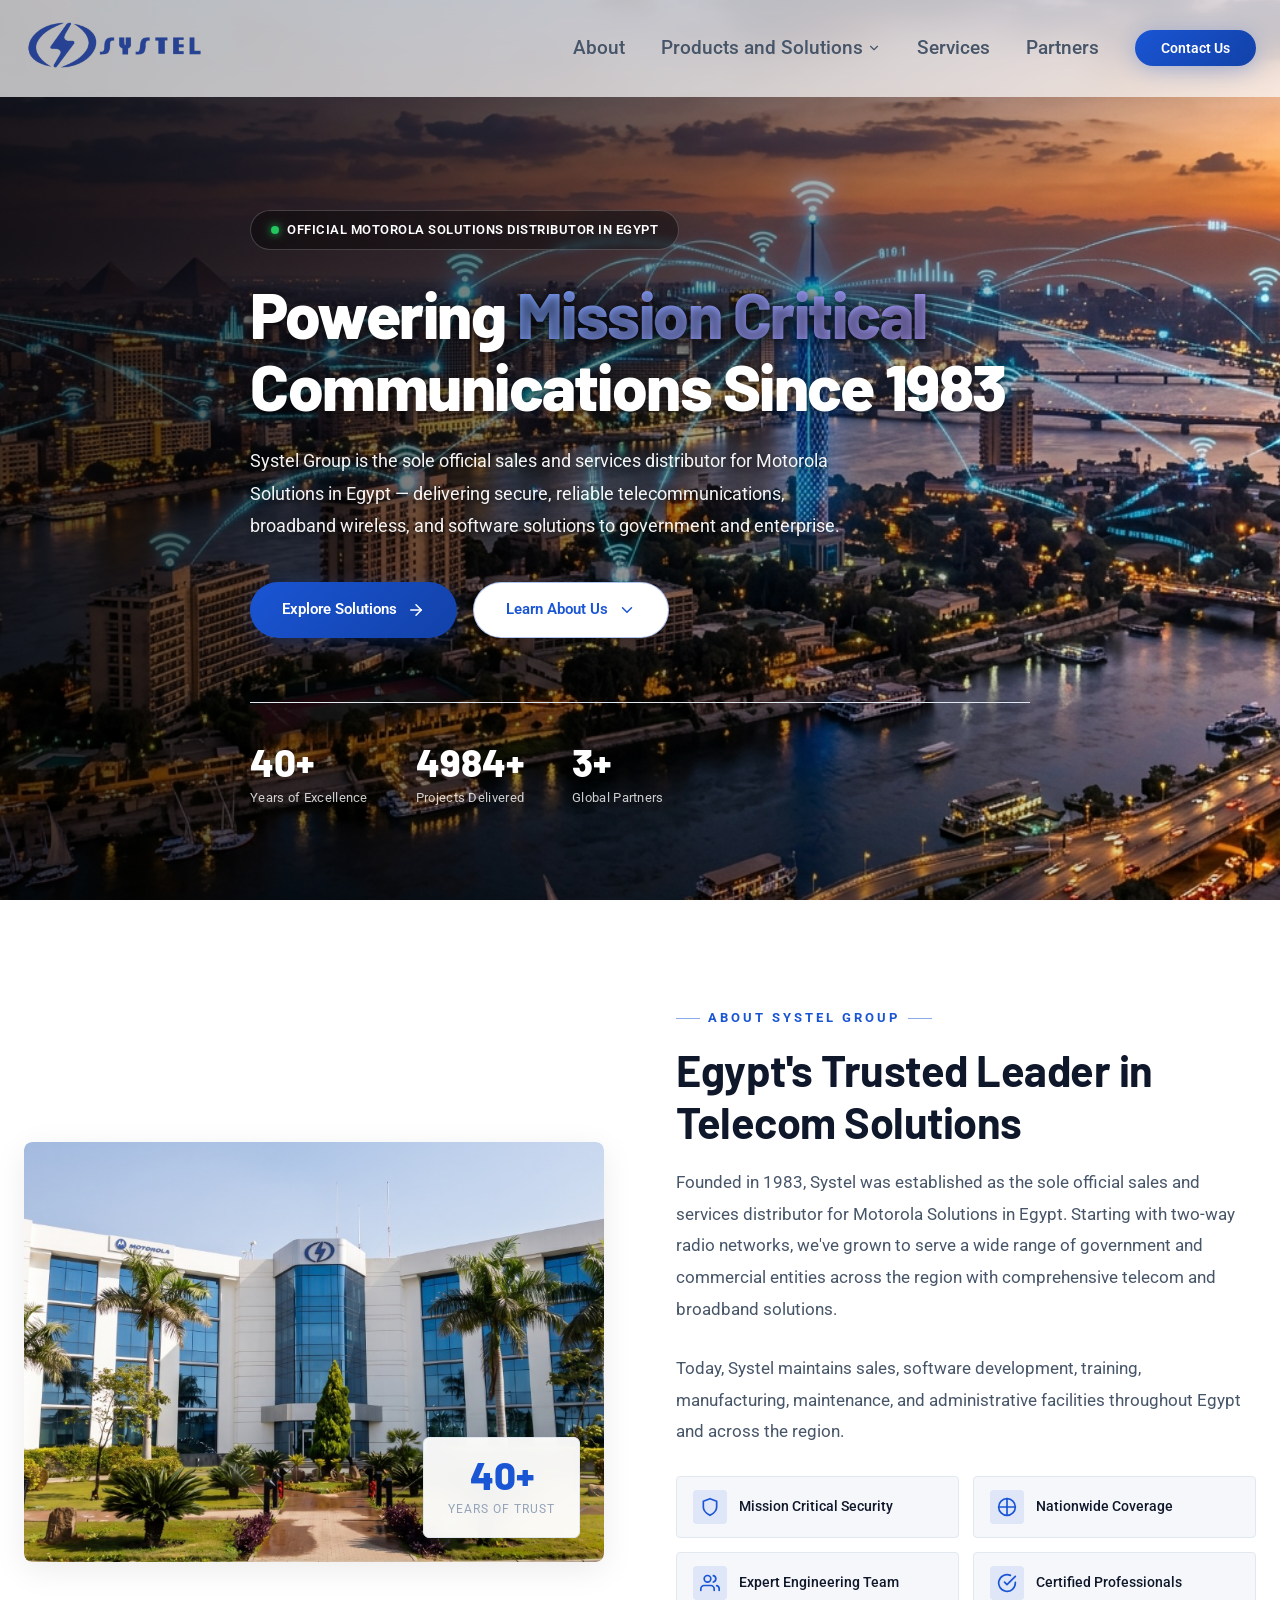
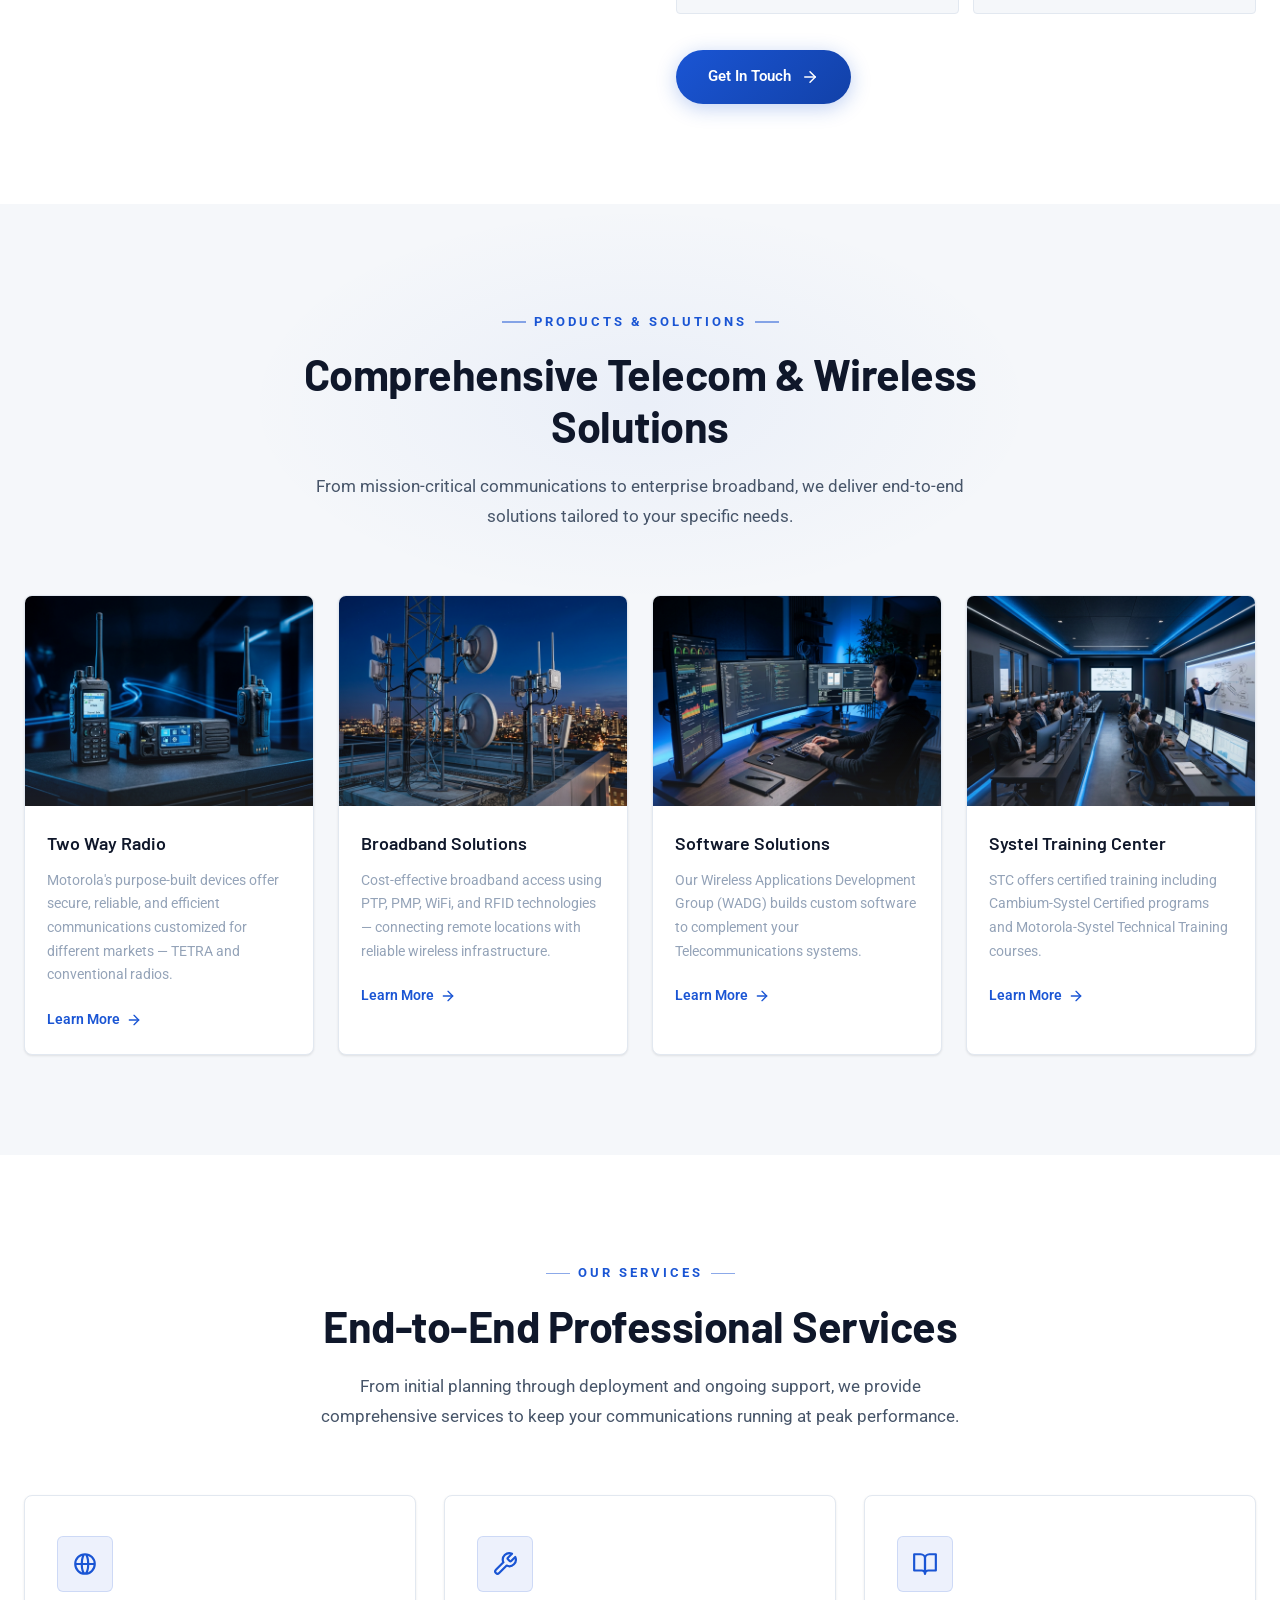
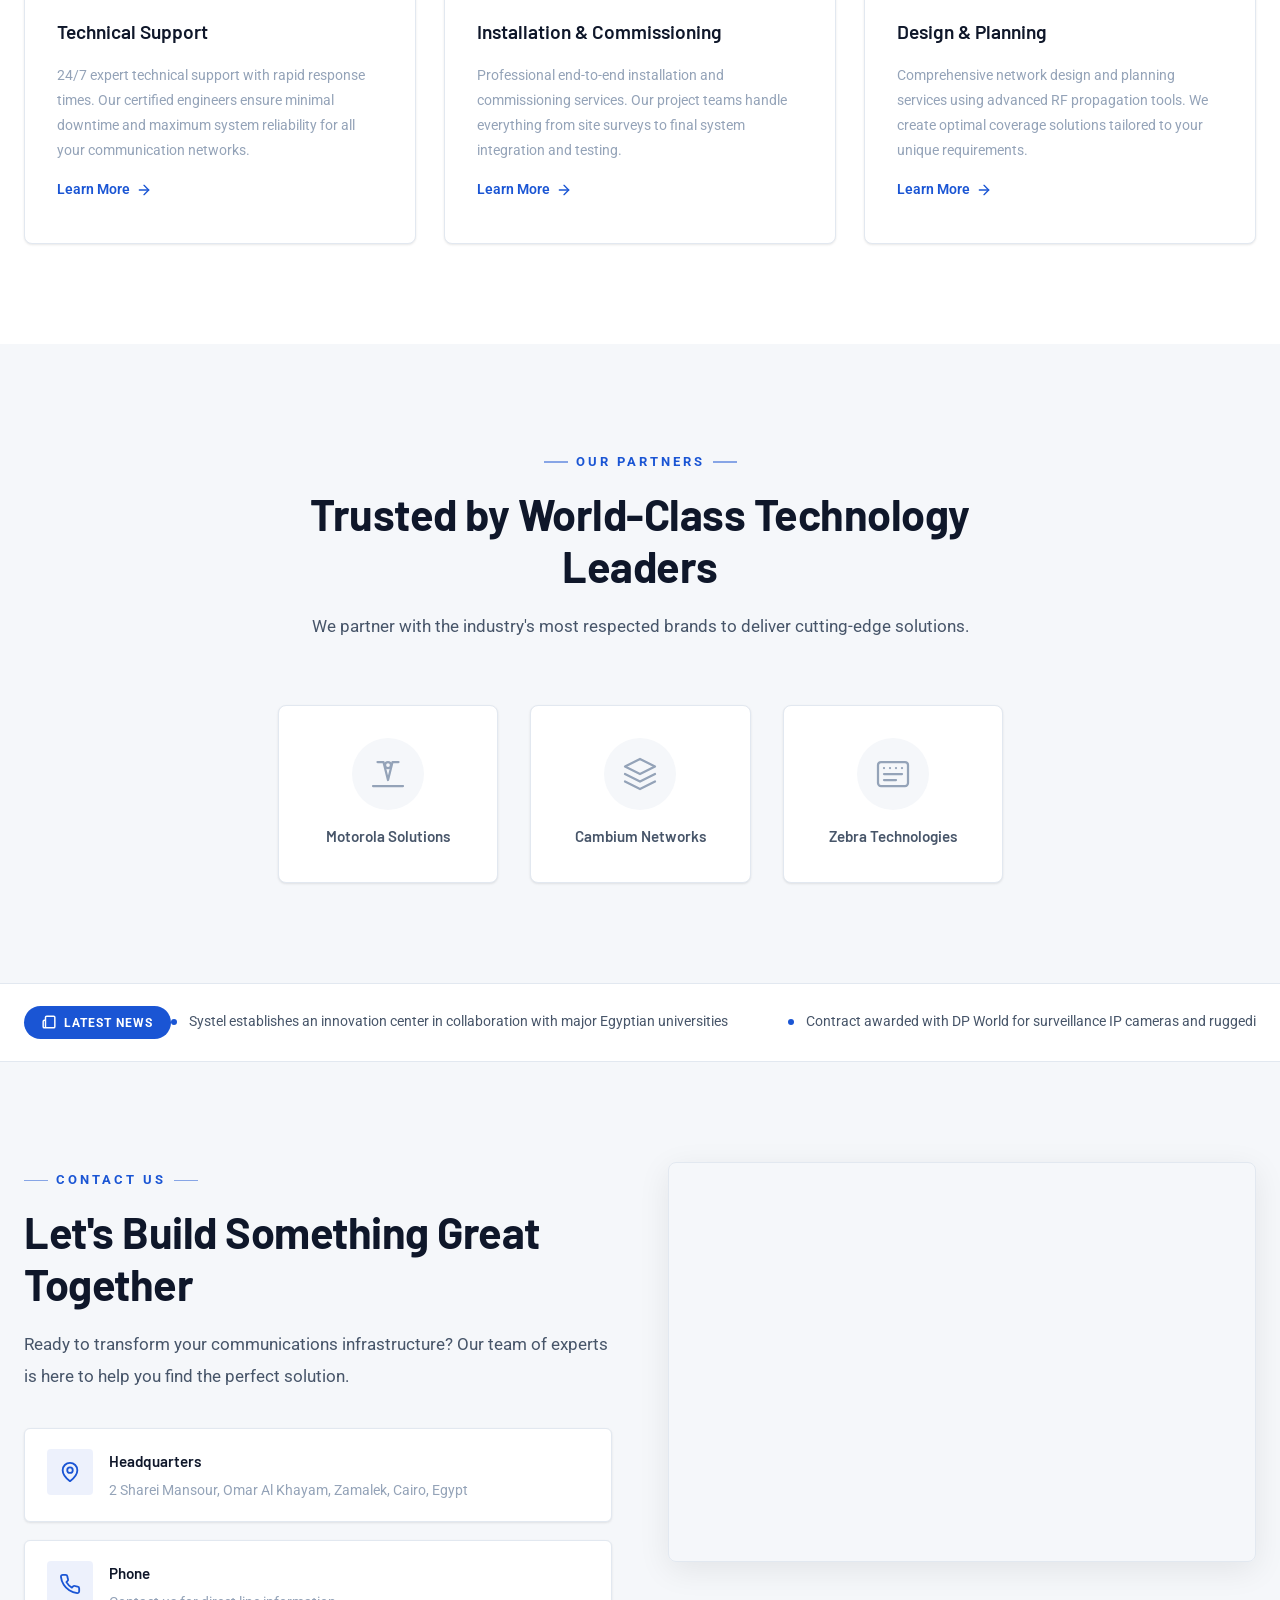
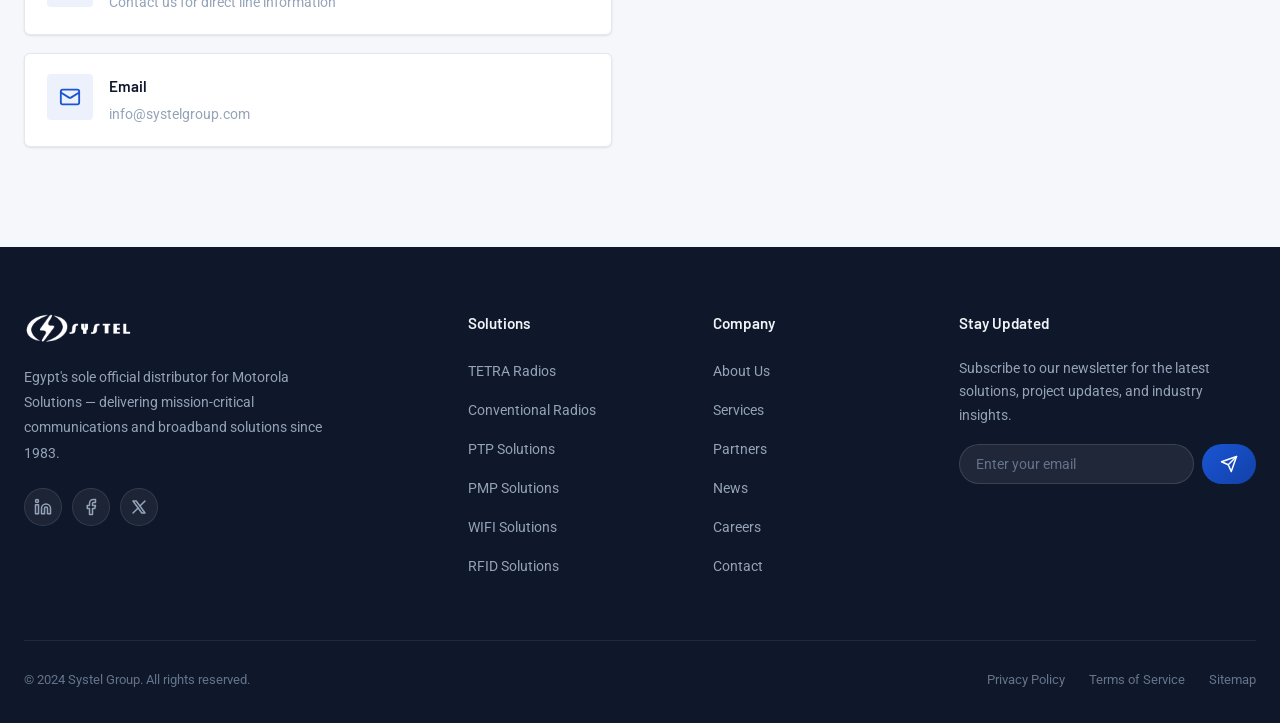
<file: index.html>
<!DOCTYPE html>
<html lang="en">

<head>
  <meta charset="UTF-8">
  <meta name="viewport" content="width=device-width, initial-scale=1.0">
  <meta http-equiv="X-UA-Compatible" content="IE=edge">

  <!-- SEO Meta -->
  <title>Systel Group — Mission Critical Communications & Telecom Solutions</title>
  <meta name="description"
    content="Systel Group is Egypt's sole official distributor for Motorola Solutions, providing mission-critical two-way radio, broadband wireless, RFID, WiFi, and software solutions since 1983.">
  <meta name="keywords" content="Systel, Motorola Solutions, TETRA, two-way radio, broadband, wireless, Egypt, telecom">
  <meta name="author" content="Systel Group">

  <!-- Open Graph -->
  <meta property="og:title" content="Systel Group — Mission Critical Communications">
  <meta property="og:description"
    content="Egypt's leading provider of mission-critical communications, broadband wireless, and telecom solutions.">
  <meta property="og:type" content="website">
  <meta property="og:url" content="https://www.systelgroup.com">

  <!-- Favicon -->
  <link rel="icon" type="image/x-icon" href="https://systelgroup.com/wp-content/uploads/2019/10/favicon-5.ico">

  <!-- Stylesheet -->
  <link rel="stylesheet" href="styles.css">
</head>

<body>

  <!-- Menu Overlay -->
  <div class="menu-overlay"></div>

  <!-- ============================================
       HEADER / NAVIGATION
       ============================================ -->
  <header class="header" id="header">
    <div class="container">
      <a href="#" class="logo" id="logo">
        <img src="images/systel-logo.png" alt="Systel Group" class="logo-img">
      </a>

      <nav>
        <ul class="nav-menu" id="navMenu">
          <li><a href="#about" class="nav-link">About</a></li>
          <li class="nav-item-dropdown">
            <a href="#products" class="nav-link" style="display:flex; align-items:center; gap:4px;">
              Products and Solutions
              <svg xmlns="http://www.w3.org/2000/svg" width="14" height="14" viewBox="0 0 24 24" fill="none"
                stroke="currentColor" stroke-width="2" stroke-linecap="round" stroke-linejoin="round">
                <path d="m6 9 6 6 6-6" />
              </svg>
            </a>
            <div class="mega-menu">
              <div class="mega-menu-col">
                <h4>Two Way Radio</h4>
                <ul>
                  <li><a href="tetra-radios.html">
                    <svg xmlns="http://www.w3.org/2000/svg" width="18" height="18" viewBox="0 0 24 24" fill="none" stroke="currentColor" stroke-width="2" stroke-linecap="round" stroke-linejoin="round"><path d="M2 12h4l2-9 4 18 2-9h4"/></svg>
                    Tetra Radios
                  </a></li>
                  <li><a href="conventional-radios.html">
                    <svg xmlns="http://www.w3.org/2000/svg" width="18" height="18" viewBox="0 0 24 24" fill="none" stroke="currentColor" stroke-width="2" stroke-linecap="round" stroke-linejoin="round"><rect x="5" y="2" width="14" height="20" rx="2" ry="2"/><path d="M12 18h.01"/></svg>
                    Conventional Radios
                  </a></li>
                </ul>
              </div>
              <div class="mega-menu-col">
                <h4>Broadband Solutions</h4>
                <ul>
                  <li><a href="ptp.html">
                    <svg xmlns="http://www.w3.org/2000/svg" width="18" height="18" viewBox="0 0 24 24" fill="none" stroke="currentColor" stroke-width="2" stroke-linecap="round" stroke-linejoin="round"><path d="M5 12.55a11 11 0 0 1 14.08 0"/><path d="M1.42 9a16 16 0 0 1 21.16 0"/><path d="M8.53 16.11a6 6 0 0 1 6.95 0"/><line x1="12" y1="20" x2="12.01" y2="20"/></svg>
                    PTP (Point-To-Point)
                  </a></li>
                  <li><a href="pmp.html">
                    <svg xmlns="http://www.w3.org/2000/svg" width="18" height="18" viewBox="0 0 24 24" fill="none" stroke="currentColor" stroke-width="2" stroke-linecap="round" stroke-linejoin="round"><circle cx="12" cy="12" r="10"/><path d="M12 2a14.5 14.5 0 0 0 0 20 14.5 14.5 0 0 0 0-20"/><path d="M2 12h20"/></svg>
                    PMP (Point – To – Multipoint)
                  </a></li>
                  <li><a href="rfid.html">
                    <svg xmlns="http://www.w3.org/2000/svg" width="18" height="18" viewBox="0 0 24 24" fill="none" stroke="currentColor" stroke-width="2" stroke-linecap="round" stroke-linejoin="round"><rect x="4" y="4" width="16" height="16" rx="2" ry="2"/><rect x="9" y="9" width="6" height="6"/><line x1="9" y1="1" x2="9" y2="4"/><line x1="15" y1="1" x2="15" y2="4"/><line x1="9" y1="20" x2="9" y2="23"/><line x1="15" y1="20" x2="15" y2="23"/><line x1="20" y1="9" x2="23" y2="9"/><line x1="20" y1="14" x2="23" y2="14"/><line x1="1" y1="9" x2="4" y2="9"/><line x1="1" y1="14" x2="4" y2="14"/></svg>
                    RFID
                  </a></li>
                  <li><a href="wifi-solutions.html">
                    <svg xmlns="http://www.w3.org/2000/svg" width="18" height="18" viewBox="0 0 24 24" fill="none" stroke="currentColor" stroke-width="2" stroke-linecap="round" stroke-linejoin="round"><path d="M5 12.55a11 11 0 0 1 14.08 0"/><path d="M1.42 9a16 16 0 0 1 21.16 0"/><path d="M8.53 16.11a6 6 0 0 1 6.95 0"/><line x1="12" y1="20" x2="12.01" y2="20"/></svg>
                    WIFI Solutions
                  </a></li>
                </ul>
              </div>
              <div class="mega-menu-col">
                <h4>Software Solutions</h4>
                <ul>
                  <li><a href="wadg.html">
                    <svg xmlns="http://www.w3.org/2000/svg" width="18" height="18" viewBox="0 0 24 24" fill="none" stroke="currentColor" stroke-width="2" stroke-linecap="round" stroke-linejoin="round"><path d="M12 22s8-4 8-10V5l-8-3-8 3v7c0 6 8 10 8 10z"/></svg>
                    Wireless Applications Development
                  </a></li>
                </ul>
              </div>
            </div>
          </li>
          <li><a href="#services" class="nav-link">Services</a></li>
          <li><a href="#partners" class="nav-link">Partners</a></li>
          <li><a href="#contact" class="nav-link nav-cta">Contact Us</a></li>
        </ul>
      </nav>

      <button class="nav-toggle" id="navToggle" aria-label="Toggle navigation menu">
        <span></span>
        <span></span>
        <span></span>
      </button>
    </div>
  </header>

  <!-- ============================================
       HERO SECTION
       ============================================ -->
  <section class="hero" id="hero">
    <div class="hero-bg">
      <img src="images/hero-bg.jpg" alt="Smart city with wireless communication networks at night" width="1920"
        height="1080">
    </div>
    <div class="hero-grid"></div>
    <div class="hero-glow"></div>

    <div class="container">
      <div class="hero-content">
        <div class="hero-badge">
          <span class="pulse-dot"></span>
          Official Motorola Solutions Distributor in Egypt
        </div>

        <h1>
          Powering <span class="gradient-text">Mission Critical</span> Communications Since 1983
        </h1>

        <p>
          Systel Group is the sole official sales and services distributor for Motorola Solutions in Egypt — delivering
          secure, reliable telecommunications, broadband wireless, and software solutions to government and enterprise.
        </p>

        <div class="hero-actions">
          <a href="#products" class="btn btn-primary">
            Explore Solutions
            <svg xmlns="http://www.w3.org/2000/svg" viewBox="0 0 24 24" fill="none" stroke="currentColor"
              stroke-width="2" stroke-linecap="round" stroke-linejoin="round">
              <path d="M5 12h14" />
              <path d="m12 5 7 7-7 7" />
            </svg>
          </a>
          <a href="#about" class="btn btn-secondary">
            Learn About Us
            <svg xmlns="http://www.w3.org/2000/svg" viewBox="0 0 24 24" fill="none" stroke="currentColor"
              stroke-width="2" stroke-linecap="round" stroke-linejoin="round">
              <path d="m6 9 6 6 6-6" />
            </svg>
          </a>
        </div>

        <div class="hero-stats">
          <div class="hero-stat">
            <div class="stat-number" data-target="40">0</div>
            <div class="stat-label">Years of Excellence</div>
          </div>
          <div class="hero-stat">
            <div class="stat-number" data-target="5000">0</div>
            <div class="stat-label">Projects Delivered</div>
          </div>
          <div class="hero-stat">
            <div class="stat-number" data-target="3">0</div>
            <div class="stat-label">Global Partners</div>
          </div>
        </div>
      </div>
    </div>
  </section>

  <!-- ============================================
       ABOUT SECTION
       ============================================ -->
  <section class="about" id="about">
    <div class="container">
      <div class="about-grid">
        <div class="about-image reveal">
          <img src="images/about-building.jpg" alt="Systel Group headquarters building at dusk" width="640"
            height="420">
          <div class="experience-badge">
            <div class="badge-number">40+</div>
            <div class="badge-text">Years of Trust</div>
          </div>
        </div>

        <div class="about-content reveal reveal-delay-2">
          <div class="section-label">About Systel Group</div>
          <h2 class="section-title">Egypt's Trusted Leader in Telecom Solutions</h2>
          <p class="about-text">
            Founded in 1983, Systel was established as the sole official sales and services distributor for Motorola
            Solutions in Egypt. Starting with two-way radio networks, we've grown to serve a wide range of government
            and commercial entities across the region with comprehensive telecom and broadband solutions.
          </p>
          <p class="about-text">
            Today, Systel maintains sales, software development, training, manufacturing, maintenance, and
            administrative facilities throughout Egypt and across the region.
          </p>

          <div class="about-features">
            <div class="about-feature">
              <div class="feature-icon">
                <svg xmlns="http://www.w3.org/2000/svg" width="20" height="20" viewBox="0 0 24 24" fill="none"
                  stroke="currentColor" stroke-width="2" stroke-linecap="round" stroke-linejoin="round">
                  <path d="M12 22s8-4 8-10V5l-8-3-8 3v7c0 6 8 10 8 10" />
                </svg>
              </div>
              <span>Mission Critical Security</span>
            </div>
            <div class="about-feature">
              <div class="feature-icon">
                <svg xmlns="http://www.w3.org/2000/svg" width="20" height="20" viewBox="0 0 24 24" fill="none"
                  stroke="currentColor" stroke-width="2" stroke-linecap="round" stroke-linejoin="round">
                  <path d="M12 2v20M2 12h20" />
                  <circle cx="12" cy="12" r="10" />
                </svg>
              </div>
              <span>Nationwide Coverage</span>
            </div>
            <div class="about-feature">
              <div class="feature-icon">
                <svg xmlns="http://www.w3.org/2000/svg" width="20" height="20" viewBox="0 0 24 24" fill="none"
                  stroke="currentColor" stroke-width="2" stroke-linecap="round" stroke-linejoin="round">
                  <path d="M17 21v-2a4 4 0 0 0-4-4H5a4 4 0 0 0-4 4v2" />
                  <circle cx="9" cy="7" r="4" />
                  <path d="M23 21v-2a4 4 0 0 0-3-3.87" />
                  <path d="M16 3.13a4 4 0 0 1 0 7.75" />
                </svg>
              </div>
              <span>Expert Engineering Team</span>
            </div>
            <div class="about-feature">
              <div class="feature-icon">
                <svg xmlns="http://www.w3.org/2000/svg" width="20" height="20" viewBox="0 0 24 24" fill="none"
                  stroke="currentColor" stroke-width="2" stroke-linecap="round" stroke-linejoin="round">
                  <path d="M22 11.08V12a10 10 0 1 1-5.93-9.14" />
                  <path d="m9 11 3 3L22 4" />
                </svg>
              </div>
              <span>Certified Professionals</span>
            </div>
          </div>

          <a href="#contact" class="btn btn-primary">
            Get In Touch
            <svg xmlns="http://www.w3.org/2000/svg" viewBox="0 0 24 24" fill="none" stroke="currentColor"
              stroke-width="2" stroke-linecap="round" stroke-linejoin="round">
              <path d="M5 12h14" />
              <path d="m12 5 7 7-7 7" />
            </svg>
          </a>
        </div>
      </div>
    </div>
  </section>

  <!-- ============================================
       PRODUCTS & SOLUTIONS
       ============================================ -->
  <section class="products" id="products">
    <div class="container">
      <div class="section-header reveal">
        <div class="section-label">Products & Solutions</div>
        <h2 class="section-title">Comprehensive Telecom & Wireless Solutions</h2>
        <p class="section-desc">From mission-critical communications to enterprise broadband, we deliver end-to-end
          solutions tailored to your specific needs.</p>
      </div>

      <div class="products-grid">
        <!-- Card 1: Two Way Radio -->
        <div class="product-card reveal reveal-delay-1" id="product-radio">
          <div class="product-card-image">
            <img src="images/two-way-radio.jpg" alt="TETRA two-way radio equipment with blue lighting" width="400"
              height="220">
          </div>
          <div class="product-card-body">
            <h3>Two Way Radio</h3>
            <p>Motorola's purpose-built devices offer secure, reliable, and efficient communications customized for
              different markets — TETRA and conventional radios.</p>
            <a href="#" class="product-card-link">
              Learn More
              <svg xmlns="http://www.w3.org/2000/svg" viewBox="0 0 24 24" fill="none" stroke="currentColor"
                stroke-width="2" stroke-linecap="round" stroke-linejoin="round">
                <path d="M5 12h14" />
                <path d="m12 5 7 7-7 7" />
              </svg>
            </a>
          </div>
        </div>

        <!-- Card 2: Broadband Solutions -->
        <div class="product-card reveal reveal-delay-2" id="product-broadband">
          <div class="product-card-image">
            <img src="images/broadband-solutions.jpg"
              alt="Broadband wireless networking equipment on rooftop at twilight" width="400" height="220">
          </div>
          <div class="product-card-body">
            <h3>Broadband Solutions</h3>
            <p>Cost-effective broadband access using PTP, PMP, WiFi, and RFID technologies — connecting remote locations
              with reliable wireless infrastructure.</p>
            <a href="#" class="product-card-link">
              Learn More
              <svg xmlns="http://www.w3.org/2000/svg" viewBox="0 0 24 24" fill="none" stroke="currentColor"
                stroke-width="2" stroke-linecap="round" stroke-linejoin="round">
                <path d="M5 12h14" />
                <path d="m12 5 7 7-7 7" />
              </svg>
            </a>
          </div>
        </div>

        <!-- Card 3: Software Solutions -->
        <div class="product-card reveal reveal-delay-3" id="product-software">
          <div class="product-card-image">
            <img src="images/software-solutions.jpg" alt="Software development workspace with multiple monitors"
              width="400" height="220">
          </div>
          <div class="product-card-body">
            <h3>Software Solutions</h3>
            <p>Our Wireless Applications Development Group (WADG) builds custom software to complement your
              Telecommunications systems.</p>
            <a href="#" class="product-card-link">
              Learn More
              <svg xmlns="http://www.w3.org/2000/svg" viewBox="0 0 24 24" fill="none" stroke="currentColor"
                stroke-width="2" stroke-linecap="round" stroke-linejoin="round">
                <path d="M5 12h14" />
                <path d="m12 5 7 7-7 7" />
              </svg>
            </a>
          </div>
        </div>

        <!-- Card 4: Training Center -->
        <div class="product-card reveal reveal-delay-4" id="product-training">
          <div class="product-card-image">
            <img src="images/training-center.jpg" alt="Systel Training Center with students and instructor" width="400"
              height="220">
          </div>
          <div class="product-card-body">
            <h3>Systel Training Center</h3>
            <p>STC offers certified training including Cambium-Systel Certified programs and Motorola-Systel Technical
              Training courses.</p>
            <a href="#" class="product-card-link">
              Learn More
              <svg xmlns="http://www.w3.org/2000/svg" viewBox="0 0 24 24" fill="none" stroke="currentColor"
                stroke-width="2" stroke-linecap="round" stroke-linejoin="round">
                <path d="M5 12h14" />
                <path d="m12 5 7 7-7 7" />
              </svg>
            </a>
          </div>
        </div>
      </div>
    </div>
  </section>

  <!-- ============================================
       SERVICES SECTION
       ============================================ -->
  <section class="services" id="services">
    <div class="container">
      <div class="section-header reveal">
        <div class="section-label">Our Services</div>
        <h2 class="section-title">End-to-End Professional Services</h2>
        <p class="section-desc">From initial planning through deployment and ongoing support, we provide comprehensive
          services to keep your communications running at peak performance.</p>
      </div>

      <div class="services-grid">
        <!-- Service 1 -->
        <div class="service-card reveal reveal-delay-1" id="service-support">
          <div class="service-icon">
            <svg xmlns="http://www.w3.org/2000/svg" viewBox="0 0 24 24" fill="none" stroke="currentColor"
              stroke-width="2" stroke-linecap="round" stroke-linejoin="round">
              <path
                d="M21 12a9 9 0 0 1-9 9m9-9a9 9 0 0 0-9-9m9 9H3m9 9a9 9 0 0 1-9-9m9 9c1.66 0 3-4.03 3-9s-1.34-9-3-9m0 18c-1.66 0-3-4.03-3-9s1.34-9 3-9m-9 9a9 9 0 0 1 9-9" />
            </svg>
          </div>
          <h3>Technical Support</h3>
          <p>24/7 expert technical support with rapid response times. Our certified engineers ensure minimal downtime
            and maximum system reliability for all your communication networks.</p>
          <a href="technical-support.html" class="product-card-link" style="margin-top: 15px;">
            Learn More
            <svg xmlns="http://www.w3.org/2000/svg" viewBox="0 0 24 24" fill="none" stroke="currentColor"
              stroke-width="2" stroke-linecap="round" stroke-linejoin="round">
              <path d="M5 12h14" />
              <path d="m12 5 7 7-7 7" />
            </svg>
          </a>
        </div>

        <!-- Service 2 -->
        <div class="service-card reveal reveal-delay-2" id="service-install">
          <div class="service-icon">
            <svg xmlns="http://www.w3.org/2000/svg" viewBox="0 0 24 24" fill="none" stroke="currentColor"
              stroke-width="2" stroke-linecap="round" stroke-linejoin="round">
              <path
                d="M14.7 6.3a1 1 0 0 0 0 1.4l1.6 1.6a1 1 0 0 0 1.4 0l3.77-3.77a6 6 0 0 1-7.94 7.94l-6.91 6.91a2.12 2.12 0 0 1-3-3l6.91-6.91a6 6 0 0 1 7.94-7.94l-3.76 3.76z" />
            </svg>
          </div>
          <h3>Installation & Commissioning</h3>
          <p>Professional end-to-end installation and commissioning services. Our project teams handle everything from
            site surveys to final system integration and testing.</p>
          <a href="installation-and-commissioning.html" class="product-card-link" style="margin-top: 15px;">
            Learn More
            <svg xmlns="http://www.w3.org/2000/svg" viewBox="0 0 24 24" fill="none" stroke="currentColor"
              stroke-width="2" stroke-linecap="round" stroke-linejoin="round">
              <path d="M5 12h14" />
              <path d="m12 5 7 7-7 7" />
            </svg>
          </a>
        </div>

        <!-- Service 3 -->
        <div class="service-card reveal reveal-delay-3" id="service-design">
          <div class="service-icon">
            <svg xmlns="http://www.w3.org/2000/svg" viewBox="0 0 24 24" fill="none" stroke="currentColor"
              stroke-width="2" stroke-linecap="round" stroke-linejoin="round">
              <path d="M2 3h6a4 4 0 0 1 4 4v14a3 3 0 0 0-3-3H2z" />
              <path d="M22 3h-6a4 4 0 0 0-4 4v14a3 3 0 0 1 3-3h7z" />
            </svg>
          </div>
          <h3>Design & Planning</h3>
          <p>Comprehensive network design and planning services using advanced RF propagation tools. We create optimal
            coverage solutions tailored to your unique requirements.</p>
          <a href="design-and-planning.html" class="product-card-link" style="margin-top: 15px;">
            Learn More
            <svg xmlns="http://www.w3.org/2000/svg" viewBox="0 0 24 24" fill="none" stroke="currentColor"
              stroke-width="2" stroke-linecap="round" stroke-linejoin="round">
              <path d="M5 12h14" />
              <path d="m12 5 7 7-7 7" />
            </svg>
          </a>
        </div>
      </div>
    </div>
  </section>

  <!-- ============================================
       PARTNERS SECTION
       ============================================ -->
  <section class="partners" id="partners">
    <div class="container">
      <div class="section-header reveal">
        <div class="section-label">Our Partners</div>
        <h2 class="section-title">Trusted by World-Class Technology Leaders</h2>
        <p class="section-desc">We partner with the industry's most respected brands to deliver cutting-edge solutions.
        </p>
      </div>

      <div class="partners-logos reveal">
        <!-- Motorola Solutions -->
        <a href="https://www.motorolasolutions.com" target="_blank" rel="noopener" class="partner-logo"
          id="partner-motorola">
          <div class="partner-logo-icon">
            <svg xmlns="http://www.w3.org/2000/svg" viewBox="0 0 24 24" fill="none" stroke="currentColor"
              stroke-width="1.5" stroke-linecap="round" stroke-linejoin="round">
              <path d="M5 4h4l3 12 3-12h4" />
              <path d="M2 20h20" />
              <circle cx="12" cy="6" r="2" />
            </svg>
          </div>
          <span class="partner-name">Motorola Solutions</span>
        </a>

        <!-- Cambium Networks -->
        <a href="https://www.cambiumnetworks.com" target="_blank" rel="noopener" class="partner-logo"
          id="partner-cambium">
          <div class="partner-logo-icon">
            <svg xmlns="http://www.w3.org/2000/svg" viewBox="0 0 24 24" fill="none" stroke="currentColor"
              stroke-width="1.5" stroke-linecap="round" stroke-linejoin="round">
              <path d="M12 2L2 7l10 5 10-5-10-5z" />
              <path d="M2 17l10 5 10-5" />
              <path d="M2 12l10 5 10-5" />
            </svg>
          </div>
          <span class="partner-name">Cambium Networks</span>
        </a>

        <!-- Zebra Technologies -->
        <a href="https://www.zebra.com" target="_blank" rel="noopener" class="partner-logo" id="partner-zebra">
          <div class="partner-logo-icon">
            <svg xmlns="http://www.w3.org/2000/svg" viewBox="0 0 24 24" fill="none" stroke="currentColor"
              stroke-width="1.5" stroke-linecap="round" stroke-linejoin="round">
              <rect x="2" y="4" width="20" height="16" rx="2" />
              <path d="M6 8h.01M10 8h.01M14 8h.01M18 8h.01" />
              <path d="M6 12h12" />
              <path d="M6 16h8" />
            </svg>
          </div>
          <span class="partner-name">Zebra Technologies</span>
        </a>
      </div>
    </div>
  </section>

  <!-- ============================================
       NEWS TICKER
       ============================================ -->
  <div class="news-ticker" id="news">
    <div class="container">
      <div class="ticker-wrapper">
        <div class="ticker-label">
          <svg xmlns="http://www.w3.org/2000/svg" width="14" height="14" viewBox="0 0 24 24" fill="none"
            stroke="currentColor" stroke-width="2.5" stroke-linecap="round" stroke-linejoin="round">
            <path
              d="M4 22h16a2 2 0 0 0 2-2V4a2 2 0 0 0-2-2H8a2 2 0 0 0-2 2v16a2 2 0 0 1-2 2Zm0 0a2 2 0 0 1-2-2v-9c0-1.1.9-2 2-2h2" />
          </svg>
          Latest News
        </div>
        <div class="ticker-track">
          <div class="ticker-content">
            <span class="ticker-item">Systel establishes an innovation center in collaboration with major Egyptian
              universities</span>
            <span class="ticker-item">Contract awarded with DP World for surveillance IP cameras and ruggedized Zebra
              tablets</span>
            <span class="ticker-item">Wireless broadband network completed for Menofia University</span>
            <span class="ticker-item">Wireless broadband network implemented for Assuit University</span>
            <span class="ticker-item">Systel awarded contract with Disouq for high-capacity wireless connectivity in
              Delta</span>
            <span class="ticker-item">Two surveillance systems completed for Suez Oil Company</span>
            <!-- Duplicate for seamless loop -->
            <span class="ticker-item">Systel establishes an innovation center in collaboration with major Egyptian
              universities</span>
            <span class="ticker-item">Contract awarded with DP World for surveillance IP cameras and ruggedized Zebra
              tablets</span>
            <span class="ticker-item">Wireless broadband network completed for Menofia University</span>
            <span class="ticker-item">Wireless broadband network implemented for Assuit University</span>
            <span class="ticker-item">Systel awarded contract with Disouq for high-capacity wireless connectivity in
              Delta</span>
            <span class="ticker-item">Two surveillance systems completed for Suez Oil Company</span>
          </div>
        </div> <!-- /.ticker-track -->
      </div>
    </div>
  </div>

  <!-- ============================================
       CONTACT / MAP SECTION
       ============================================ -->
  <section class="contact" id="contact">
    <div class="container">
      <div class="contact-grid">
        <div class="contact-info reveal">
          <div class="section-label">Contact Us</div>
          <h2 class="section-title">Let's Build Something Great Together</h2>
          <p class="about-text">Ready to transform your communications infrastructure? Our team of experts is here to
            help you find the perfect solution.</p>

          <div class="contact-details">
            <div class="contact-item">
              <div class="contact-item-icon">
                <svg xmlns="http://www.w3.org/2000/svg" viewBox="0 0 24 24" fill="none" stroke="currentColor"
                  stroke-width="2" stroke-linecap="round" stroke-linejoin="round">
                  <path d="M20 10c0 6-8 12-8 12s-8-6-8-12a8 8 0 0 1 16 0Z" />
                  <circle cx="12" cy="10" r="3" />
                </svg>
              </div>
              <div class="contact-item-text">
                <h4>Headquarters</h4>
                <p>2 Sharei Mansour, Omar Al Khayam, Zamalek, Cairo, Egypt</p>
              </div>
            </div>

            <div class="contact-item">
              <div class="contact-item-icon">
                <svg xmlns="http://www.w3.org/2000/svg" viewBox="0 0 24 24" fill="none" stroke="currentColor"
                  stroke-width="2" stroke-linecap="round" stroke-linejoin="round">
                  <path
                    d="M22 16.92v3a2 2 0 0 1-2.18 2 19.79 19.79 0 0 1-8.63-3.07 19.5 19.5 0 0 1-6-6 19.79 19.79 0 0 1-3.07-8.67A2 2 0 0 1 4.11 2h3a2 2 0 0 1 2 1.72c.127.96.361 1.903.7 2.81a2 2 0 0 1-.45 2.11L8.09 9.91a16 16 0 0 0 6 6l1.27-1.27a2 2 0 0 1 2.11-.45c.907.339 1.85.573 2.81.7A2 2 0 0 1 22 16.92z" />
                </svg>
              </div>
              <div class="contact-item-text">
                <h4>Phone</h4>
                <p>Contact us for direct line information</p>
              </div>
            </div>

            <div class="contact-item">
              <div class="contact-item-icon">
                <svg xmlns="http://www.w3.org/2000/svg" viewBox="0 0 24 24" fill="none" stroke="currentColor"
                  stroke-width="2" stroke-linecap="round" stroke-linejoin="round">
                  <rect width="20" height="16" x="2" y="4" rx="2" />
                  <path d="m22 7-8.97 5.7a1.94 1.94 0 0 1-2.06 0L2 7" />
                </svg>
              </div>
              <div class="contact-item-text">
                <h4>Email</h4>
                <p>info@systelgroup.com</p>
              </div>
            </div>
          </div>
        </div>

        <div class="map-wrapper reveal reveal-delay-2">
          <iframe
            src="https://www.google.com/maps/embed?pb=!1m18!1m12!1m3!1d513.3373932121419!2d31.22119007099719!3d30.05668780625747!2m3!1f0!2f0!3f0!3m2!1i1024!2i768!4f13.1!3m3!1m2!1s0x145840de6cc63607%3A0x5089de9fd8e0eadd!2sSystel%20Telecom%20(%20Motorola)!5e0!3m2!1sen!2seg!4v1705330073129!5m2!1sen!2seg"
            allowfullscreen="" loading="lazy" referrerpolicy="no-referrer-when-downgrade"
            title="Systel Group Location on Google Maps">
          </iframe>
        </div>
      </div>
    </div>
  </section>

  <!-- ============================================
       FOOTER
       ============================================ -->
  <footer class="footer" id="footer">
    <div class="container">
      <div class="footer-grid">
        <div class="footer-brand">
          <a href="#" class="logo">
            <img src="images/systel-logo.png" alt="Systel Group" class="logo-img">
          </a>
          <p>Egypt's sole official distributor for Motorola Solutions — delivering mission-critical communications and
              broadband solutions since 1983.</p>
          <div class="footer-social">
              <a href="https://www.linkedin.com/company/systel_3" target="_blank" rel="noopener" aria-label="LinkedIn">
                <svg xmlns="http://www.w3.org/2000/svg" width="18" height="18" viewBox="0 0 24 24" fill="none"
                  stroke="currentColor" stroke-width="2" stroke-linecap="round" stroke-linejoin="round">
                  <path d="M16 8a6 6 0 0 1 6 6v7h-4v-7a2 2 0 0 0-2-2 2 2 0 0 0-2 2v7h-4v-7a6 6 0 0 1 6-6z" />
                  <rect width="4" height="12" x="2" y="9" />
                  <circle cx="4" cy="4" r="2" />
                </svg>
              </a>
              <a href="https://www.facebook.com/systeltelecomgroup/" target="_blank" rel="noopener" aria-label="Facebook">
                <svg xmlns="http://www.w3.org/2000/svg" width="18" height="18" viewBox="0 0 24 24" fill="none"
                  stroke="currentColor" stroke-width="2" stroke-linecap="round" stroke-linejoin="round">
                  <path d="M18 2h-3a5 5 0 0 0-5 5v3H7v4h3v8h4v-8h3l1-4h-4V7a1 1 0 0 1 1-1h3z" />
                </svg>
              </a>
              <a href="https://x.com/SystelTelecomEG" target="_blank" rel="noopener" aria-label="Twitter / X">
                <svg xmlns="http://www.w3.org/2000/svg" width="18" height="18" viewBox="0 0 24 24" fill="none"
                  stroke="currentColor" stroke-width="2" stroke-linecap="round" stroke-linejoin="round">
                  <path d="M4 4l11.733 16h4.267l-11.733 -16z" />
                  <path d="M4 20l6.768 -6.768m2.46 -2.46l6.772 -6.772" />
                </svg>
              </a>
            </div>
        </div>

        <!-- Quick Links -->
        <div class="footer-col">
          <h4>Solutions</h4>
          <ul>
            <li><a href="#">TETRA Radios</a></li>
            <li><a href="#">Conventional Radios</a></li>
            <li><a href="#">PTP Solutions</a></li>
            <li><a href="#">PMP Solutions</a></li>
            <li><a href="#">WIFI Solutions</a></li>
            <li><a href="#">RFID Solutions</a></li>
          </ul>
        </div>

        <!-- Company -->
        <div class="footer-col">
          <h4>Company</h4>
          <ul>
            <li><a href="#about">About Us</a></li>
            <li><a href="#services">Services</a></li>
            <li><a href="#partners">Partners</a></li>
            <li><a href="#news">News</a></li>
            <li><a href="#">Careers</a></li>
            <li><a href="#contact">Contact</a></li>
          </ul>
        </div>

        <!-- Newsletter -->
        <div class="footer-col footer-newsletter">
          <h4>Stay Updated</h4>
          <p>Subscribe to our newsletter for the latest solutions, project updates, and industry insights.</p>
          <form class="newsletter-form" id="newsletterForm">
            <input type="email" placeholder="Enter your email" aria-label="Email address" required>
            <button type="submit" aria-label="Subscribe">
              <svg xmlns="http://www.w3.org/2000/svg" viewBox="0 0 24 24" fill="none" stroke="currentColor"
                stroke-width="2" stroke-linecap="round" stroke-linejoin="round">
                <path d="m22 2-7 20-4-9-9-4Z" />
                <path d="M22 2 11 13" />
              </svg>
            </button>
          </form>
        </div>
      </div>

      <div class="footer-bottom">
        <p>&copy; 2024 Systel Group. All rights reserved.</p>
        <div class="footer-bottom-links">
          <a href="#">Privacy Policy</a>
          <a href="#">Terms of Service</a>
          <a href="#">Sitemap</a>
        </div>
      </div>
    </div>
  </footer>

  <!-- Back to Top -->
  <button class="back-to-top" id="backToTop" aria-label="Scroll to top">
    <svg xmlns="http://www.w3.org/2000/svg" viewBox="0 0 24 24" fill="none" stroke="currentColor" stroke-width="2.5"
      stroke-linecap="round" stroke-linejoin="round">
      <path d="m18 15-6-6-6 6" />
    </svg>
  </button>

  <!-- JavaScript -->
  <script src="script.js"></script>
</body>

</html>
</file>
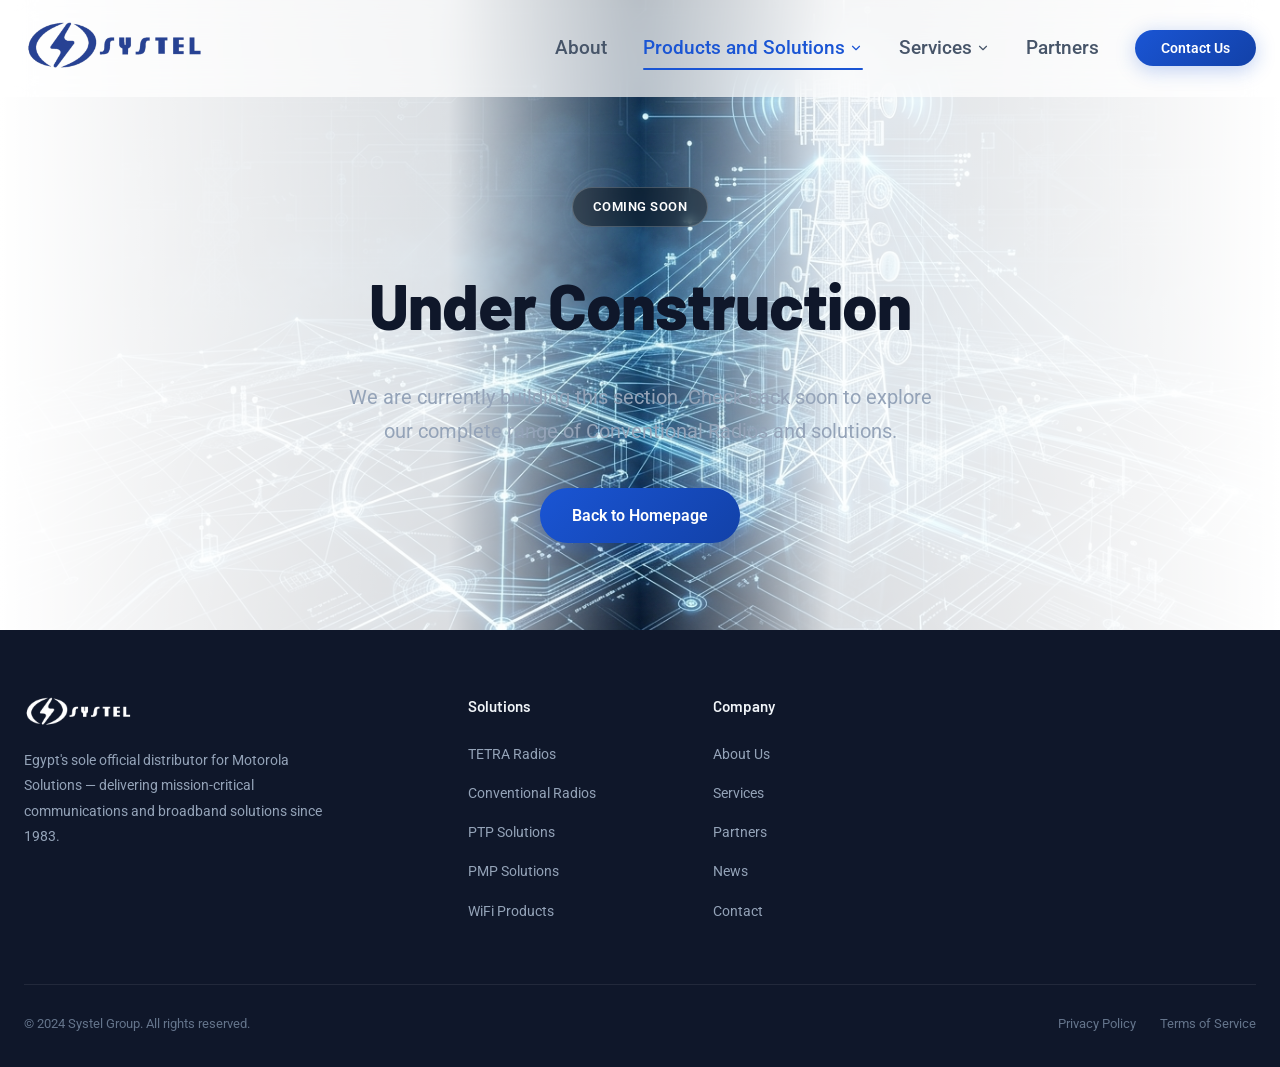
<file: conventional-radios.html>
﻿<!DOCTYPE html>
<html lang="en">
<head>
  <meta charset="UTF-8">
  <meta name="viewport" content="width=device-width, initial-scale=1.0">
  <meta http-equiv="X-UA-Compatible" content="IE=edge">

  <!-- SEO Meta -->
  <title>Conventional Radios — Under Construction | Systel Group</title>
  <meta name="description" content="Our Conventional Radios page is currently under construction. Please check back soon for our latest solutions.">
  <meta name="keywords" content="Systel, Conventional Radios, Under Construction">
  <meta name="author" content="Systel Group">

  <!-- Favicon -->
  <link rel="icon" type="image/x-icon" href="https://systelgroup.com/wp-content/uploads/2019/10/favicon-5.ico">

  <!-- Stylesheet -->
  <link rel="stylesheet" href="styles.css">
</head>
<body>

  <!-- ============================================
       HEADER / NAVIGATION
       ============================================ -->
  <header class="header" id="header">
    <div class="container">
      <a href="index.html" class="logo" id="logo">
        <img src="images/systel-logo.png" alt="Systel Group" class="logo-img">
      </a>

      <nav>
        <ul class="nav-menu" id="navMenu">
          <li><a href="index.html#about" class="nav-link">About</a></li>
          <li class="nav-item-dropdown">
            <a href="index.html#products" class="nav-link active" style="display:flex; align-items:center; gap:4px;">
              Products and Solutions
              <svg xmlns="http://www.w3.org/2000/svg" width="14" height="14" viewBox="0 0 24 24" fill="none" stroke="currentColor" stroke-width="2" stroke-linecap="round" stroke-linejoin="round">
                <path d="m6 9 6 6 6-6" />
              </svg>
            </a>
            <div class="mega-menu">
              <div class="mega-menu-col">
                <h4>Two Way Radio</h4>
                <ul>
                  <li><a href="tetra-radios.html">Tetra Radios</a></li>
                  <li><a href="conventional-radios.html" style="color:var(--color-accent-primary);">Conventional Radios</a></li>
                </ul>
              </div>
              <div class="mega-menu-col">
                <h4>Broadband Solutions</h4>
                <ul>
                  <li><a href="ptp.html">PTP (Point-To-Point)</a></li>
                  <li><a href="pmp.html">PMP (Point – To – Multipoint)</a></li>
                  <li><a href="rfid.html">RFID</a></li>
                  <li><a href="wifi-hardware.html">WIFI Hardware Products</a></li>
                  <li><a href="wifi-software.html">WIFI Software Products</a></li>
                </ul>
              </div>
              <div class="mega-menu-col">
                <h4>Software Solutions</h4>
                <ul>
                  <li><a href="wadg.html">Wireless Applications Development Group</a></li>
                </ul>
              </div>
            </div>
          </li>
                    <li class="nav-item-dropdown">
            <a href="index.html#services" class="nav-link" style="display:flex; align-items:center; gap:4px;">
              Services
              <svg xmlns="http://www.w3.org/2000/svg" width="14" height="14" viewBox="0 0 24 24" fill="none"
                stroke="currentColor" stroke-width="2" stroke-linecap="round" stroke-linejoin="round">
                <path d="m6 9 6 6 6-6" />
              </svg>
            </a>
            <div class="mega-menu" style="min-width: 280px;">
              <div class="mega-menu-col" style="width: 100%; min-width: 250px; padding: 15px;">
                <ul>
                  <li><a href="technical-support.html">Technical Support</a></li>
                  <li><a href="installation-and-commissioning.html">Installation and Commissioning</a></li>
                  <li><a href="design-and-planning.html">Design and Planning</a></li>
                </ul>
              </div>
            </div>
          </li>
          <li><a href="index.html#partners" class="nav-link">Partners</a></li>
          <li><a href="index.html#contact" class="nav-link nav-cta">Contact Us</a></li>
        </ul>
      </nav>

      <button class="nav-toggle" id="navToggle" aria-label="Toggle navigation menu">
        <span></span>
        <span></span>
        <span></span>
      </button>
    </div>
  </header>

  <!-- ============================================
       UNDER CONSTRUCTION HERO
       ============================================ -->
  <section class="internal-hero" style="min-height: 70vh; text-align: center; display: flex; justify-content: center;">
    <div class="hero-bg">
      <img src="images/under-construction.jpg" alt="Under Construction Network">
    </div>
    <div class="container relative">
      <div class="internal-hero-content" style="max-width: 800px; margin: 0 auto;">
        <div class="hero-badge" style="margin-bottom: 24px;">Coming Soon</div>
        <h1 style="font-size: clamp(3rem, 5vw, 4.5rem);">Under Construction</h1>
        <p style="font-size: 1.25rem; max-width: 600px; margin: 0 auto 40px auto;">We are currently building this section. Check back soon to explore our complete range of Conventional Radios and solutions.</p>
        <a href="index.html" class="nav-cta" style="display: inline-block; padding: 14px 32px; font-size: 1rem;">Back to Homepage</a>
      </div>
    </div>
  </section>

  <!-- ============================================
       FOOTER
       ============================================ -->
  <footer class="footer" id="footer">
    <div class="container">
      <div class="footer-grid">
        <div class="footer-brand">
          <a href="index.html" class="logo">
            <img src="images/systel-logo.png" alt="Systel Group" class="logo-img">
          </a>
          <p>Egypt's sole official distributor for Motorola Solutions — delivering mission-critical communications and
            broadband solutions since 1983.</p>
        </div>
        <div class="footer-col">
          <h4>Solutions</h4>
          <ul>
            <li><a href="tetra-radios.html">TETRA Radios</a></li>
            <li><a href="conventional-radios.html">Conventional Radios</a></li>
            <li><a href="#">PTP Solutions</a></li>
            <li><a href="#">PMP Solutions</a></li>
            <li><a href="#">WiFi Products</a></li>
          </ul>
        </div>
        <div class="footer-col">
          <h4>Company</h4>
          <ul>
            <li><a href="index.html#about">About Us</a></li>
            <li><a href="index.html#services">Services</a></li>
            <li><a href="index.html#partners">Partners</a></li>
            <li><a href="index.html#news">News</a></li>
            <li><a href="index.html#contact">Contact</a></li>
          </ul>
        </div>
      </div>
      <div class="footer-bottom">
        <p>&copy; 2024 Systel Group. All rights reserved.</p>
        <div class="footer-bottom-links">
          <a href="#">Privacy Policy</a>
          <a href="#">Terms of Service</a>
        </div>
      </div>
    </div>
  </footer>

  <script src="script.js"></script>
</body>
</html>
</file>
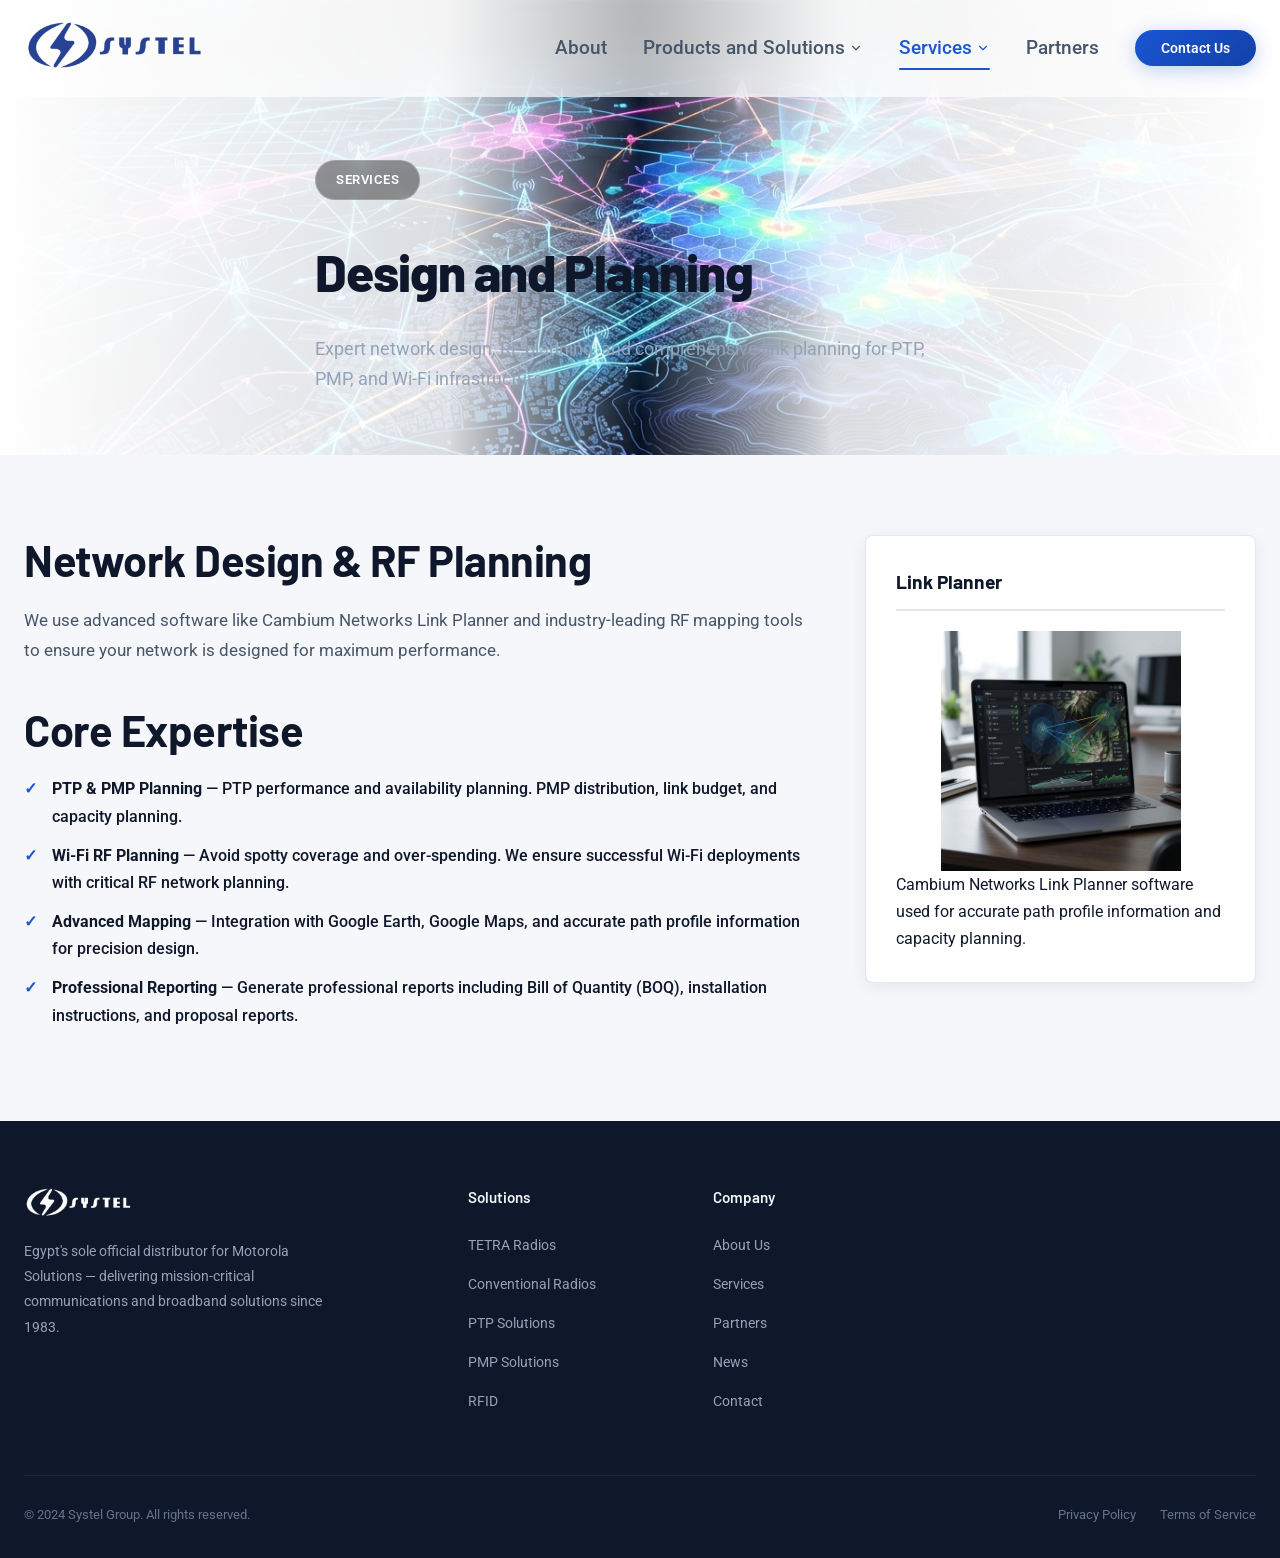
<file: design-and-planning.html>
﻿<!DOCTYPE html>
<html lang="en">

<head>
  <meta charset="UTF-8">
  <meta name="viewport" content="width=device-width, initial-scale=1.0">
  <meta http-equiv="X-UA-Compatible" content="IE=edge">

  <!-- SEO Meta -->
  <title>Design and Planning — Systel Group</title>
  <meta name="description"
    content="Expert network design, RF planning, and link planning for PTP, PMP, and Wi-Fi networks.">
  <meta name="keywords" content="Design, Planning, RF Planning, Link Planner, Cambium, Systel">
  <meta name="author" content="Systel Group">

  <!-- Favicon -->
  <link rel="icon" type="image/x-icon" href="https://systelgroup.com/wp-content/uploads/2019/10/favicon-5.ico">

  <!-- Stylesheet -->
  <link rel="stylesheet" href="styles.css">
</head>

<body>

  <!-- ============================================
       HEADER / NAVIGATION
       ============================================ -->
  <header class="header" id="header">
    <div class="container">
      <a href="index.html" class="logo" id="logo">
        <img src="images/systel-logo.png" alt="Systel Group" class="logo-img">
      </a>

      <nav>
        <ul class="nav-menu" id="navMenu">
          <li><a href="index.html#about" class="nav-link">About</a></li>
          <li class="nav-item-dropdown">
            <a href="index.html#products" class="nav-link" style="display:flex; align-items:center; gap:4px;">
              Products and Solutions
              <svg xmlns="http://www.w3.org/2000/svg" width="14" height="14" viewBox="0 0 24 24" fill="none"
                stroke="currentColor" stroke-width="2" stroke-linecap="round" stroke-linejoin="round">
                <path d="m6 9 6 6 6-6" />
              </svg>
            </a>
            <div class="mega-menu">
              <div class="mega-menu-col">
                <h4>Two Way Radio</h4>
                <ul>
                  <li><a href="tetra-radios.html">Tetra Radios</a></li>
                  <li><a href="conventional-radios.html">Conventional Radios</a></li>
                </ul>
              </div>
              <div class="mega-menu-col">
                <h4>Broadband Solutions</h4>
                <ul>
                  <li><a href="ptp.html">PTP (Point-To-Point)</a></li>
                  <li><a href="pmp.html">PMP (Point – To – Multipoint)</a></li>
                  <li><a href="rfid.html" >RFID</a></li>
                  <li><a href="wifi-hardware.html">WIFI Hardware Products</a></li>
                  <li><a href="wifi-software.html">WIFI Software Products</a></li>
                </ul>
              </div>
              <div class="mega-menu-col">
                <h4>Software Solutions</h4>
                <ul>
                  <li><a href="wadg.html">Wireless Applications Development Group</a></li>
                </ul>
              </div>
            </div>
          </li>
                    <li class="nav-item-dropdown">
            <a href="index.html#services" class="nav-link active" style="display:flex; align-items:center; gap:4px;">
              Services
              <svg xmlns="http://www.w3.org/2000/svg" width="14" height="14" viewBox="0 0 24 24" fill="none"
                stroke="currentColor" stroke-width="2" stroke-linecap="round" stroke-linejoin="round">
                <path d="m6 9 6 6 6-6" />
              </svg>
            </a>
            <div class="mega-menu" style="min-width: 280px;">
              <div class="mega-menu-col" style="width: 100%; min-width: 250px; padding: 15px;">
                <ul>
                  <li><a href="technical-support.html">Technical Support</a></li>
                  <li><a href="installation-and-commissioning.html">Installation and Commissioning</a></li>
                  <li><a href="design-and-planning.html" style="color:var(--color-accent-primary);">Design and Planning</a></li>
                </ul>
              </div>
            </div>
          </li>
          <li><a href="index.html#partners" class="nav-link">Partners</a></li>
          <li><a href="index.html#contact" class="nav-link nav-cta">Contact Us</a></li>
        </ul>
      </nav>

      <button class="nav-toggle" id="navToggle" aria-label="Toggle navigation menu">
        <span></span>
        <span></span>
        <span></span>
      </button>
    </div>
  </header>

  <!-- ============================================
       INTERNAL HERO
       ============================================ -->
  <section class="internal-hero">
    <div class="hero-bg">
      <img src="images/design-hero.jpg" alt="Design and Planning">
    </div>
    <div class="container relative">
      <div class="internal-hero-content">
        <div class="hero-badge">Services</div>
        <h1>Design and Planning</h1>
        <p>Expert network design, RF planning, and comprehensive link planning for PTP, PMP, and Wi-Fi infrastructure.</p>
      </div>
    </div>
  </section>

  <!-- ============================================
       PAGE CONTENT
       ============================================ -->
  <section class="page-content">
    <div class="container">
      <div class="page-grid">

        <!-- Main Content (Left) -->
        <div class="page-main">

          <h2 class="section-title">Network Design & RF Planning</h2>
          <p class="lead-text">We use advanced software like Cambium Networks Link Planner and industry-leading RF mapping tools to ensure your network is designed for maximum performance.</p>

          <h2 class="section-title mt-40">Core Expertise</h2>
          <ul class="feature-list">
            <li><strong style="color:var(--color-text-primary);">PTP & PMP Planning</strong> — PTP performance and availability planning. PMP distribution, link budget, and capacity planning.</li>
            <li><strong style="color:var(--color-text-primary);">Wi-Fi RF Planning</strong> — Avoid spotty coverage and over-spending. We ensure successful Wi-Fi deployments with critical RF network planning.</li>
            <li><strong style="color:var(--color-text-primary);">Advanced Mapping</strong> — Integration with Google Earth, Google Maps, and accurate path profile information for precision design.</li>
            <li><strong style="color:var(--color-text-primary);">Professional Reporting</strong> — Generate professional reports including Bill of Quantity (BOQ), installation instructions, and proposal reports.</li>
          </ul>

        </div>

        <div class="page-sidebar">
          <div class="sidebar-card text-center">
            <h3 class="mb-20">Link Planner</h3>
            <img src="images/design-device.jpg" alt="RF Planning Software" class="img-fluid mb-20" style="max-width:240px; margin:0 auto; mix-blend-mode: darken;">
            <p class="text-muted text-sm">Cambium Networks Link Planner software used for accurate path profile information and capacity planning.</p>
          </div>
        </div>

      </div>
    </div>
  </section>

  <!-- ============================================
       FOOTER
       ============================================ -->
  <footer class="footer" id="footer">
    <div class="container">
      <div class="footer-grid">
        <div class="footer-brand">
          <a href="index.html" class="logo">
            <img src="images/systel-logo.png" alt="Systel Group" class="logo-img">
          </a>
          <p>Egypt's sole official distributor for Motorola Solutions — delivering mission-critical communications and
            broadband solutions since 1983.</p>
        </div>
        <div class="footer-col">
          <h4>Solutions</h4>
          <ul>
            <li><a href="tetra-radios.html">TETRA Radios</a></li>
            <li><a href="conventional-radios.html">Conventional Radios</a></li>
            <li><a href="ptp.html">PTP Solutions</a></li>
            <li><a href="pmp.html">PMP Solutions</a></li>
            <li><a href="rfid.html">RFID</a></li>
          </ul>
        </div>
        <div class="footer-col">
          <h4>Company</h4>
          <ul>
            <li><a href="index.html#about">About Us</a></li>
            <li><a href="index.html#services">Services</a></li>
            <li><a href="index.html#partners">Partners</a></li>
            <li><a href="index.html#news">News</a></li>
            <li><a href="index.html#contact">Contact</a></li>
          </ul>
        </div>
      </div>
      <div class="footer-bottom">
        <p>&copy; 2024 Systel Group. All rights reserved.</p>
        <div class="footer-bottom-links">
          <a href="#">Privacy Policy</a>
          <a href="#">Terms of Service</a>
        </div>
      </div>
    </div>
  </footer>

  <script src="script.js"></script>
</body>

</html>
</file>
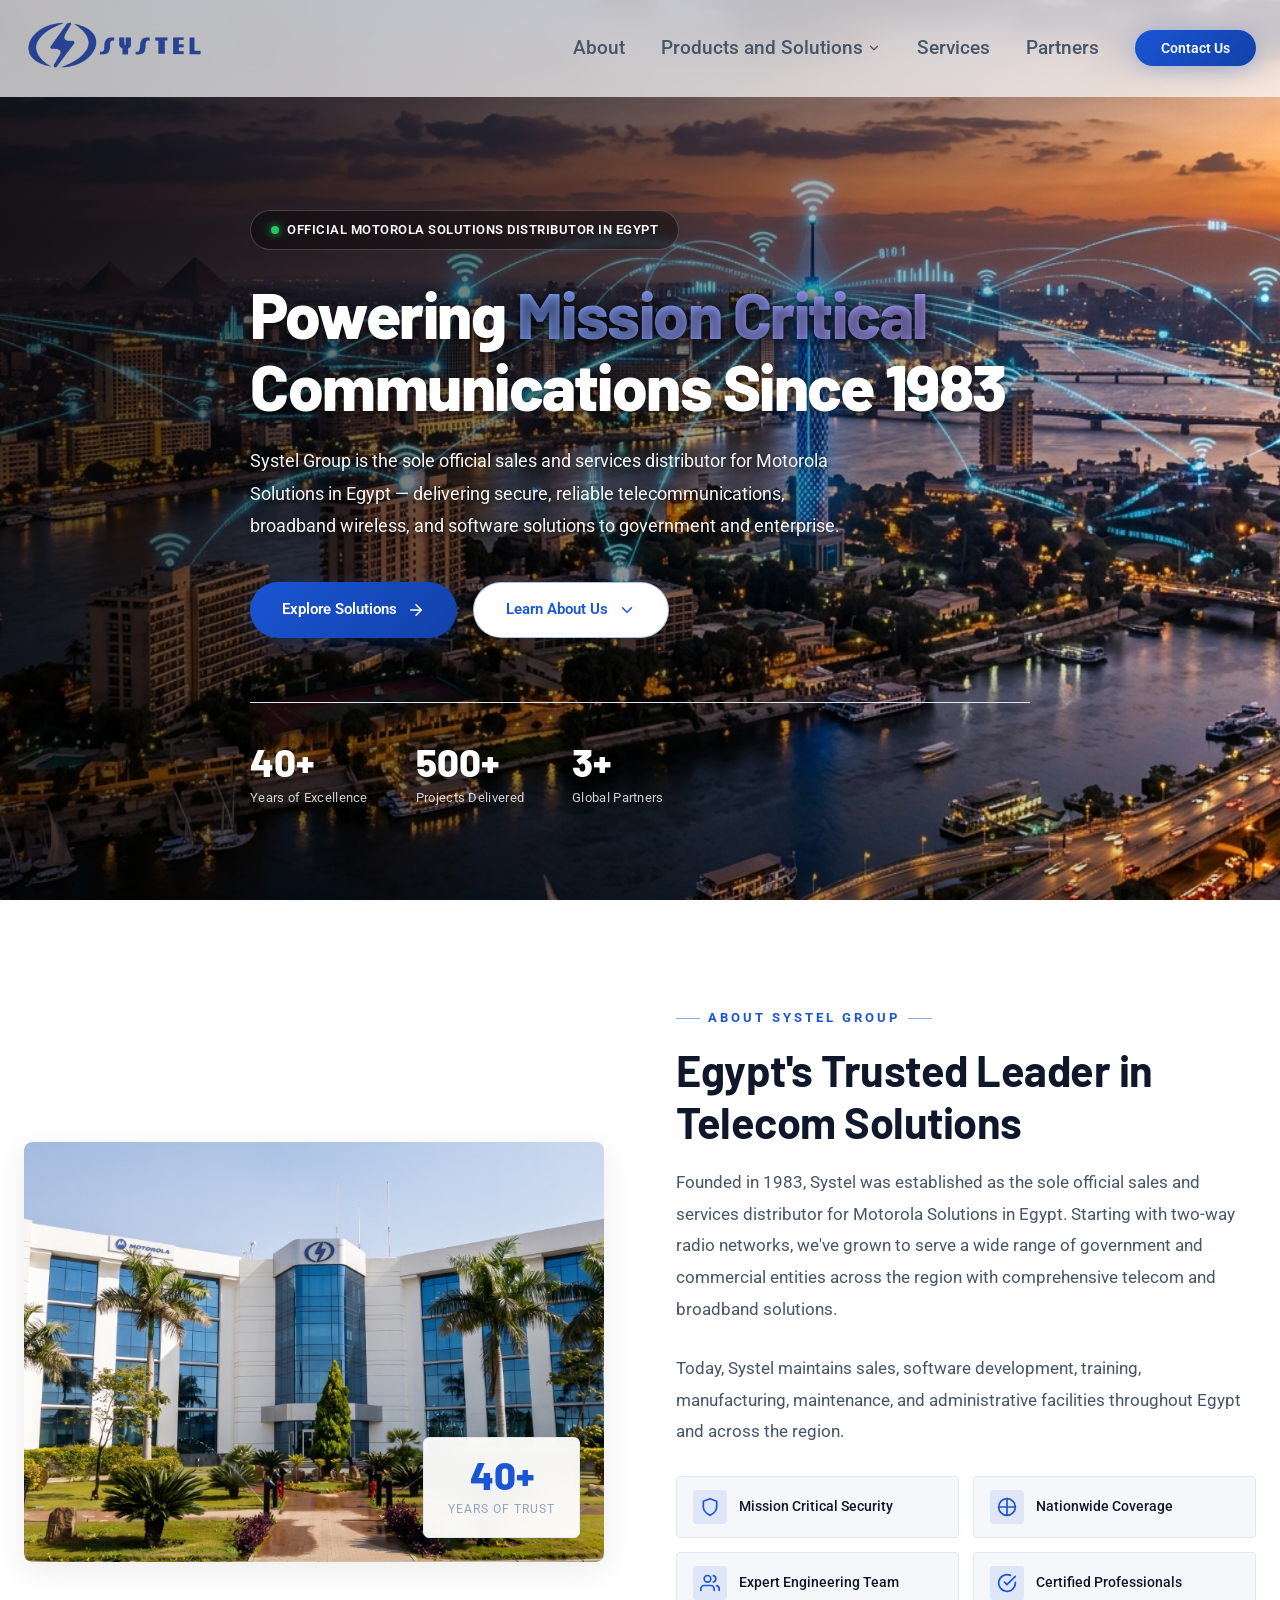
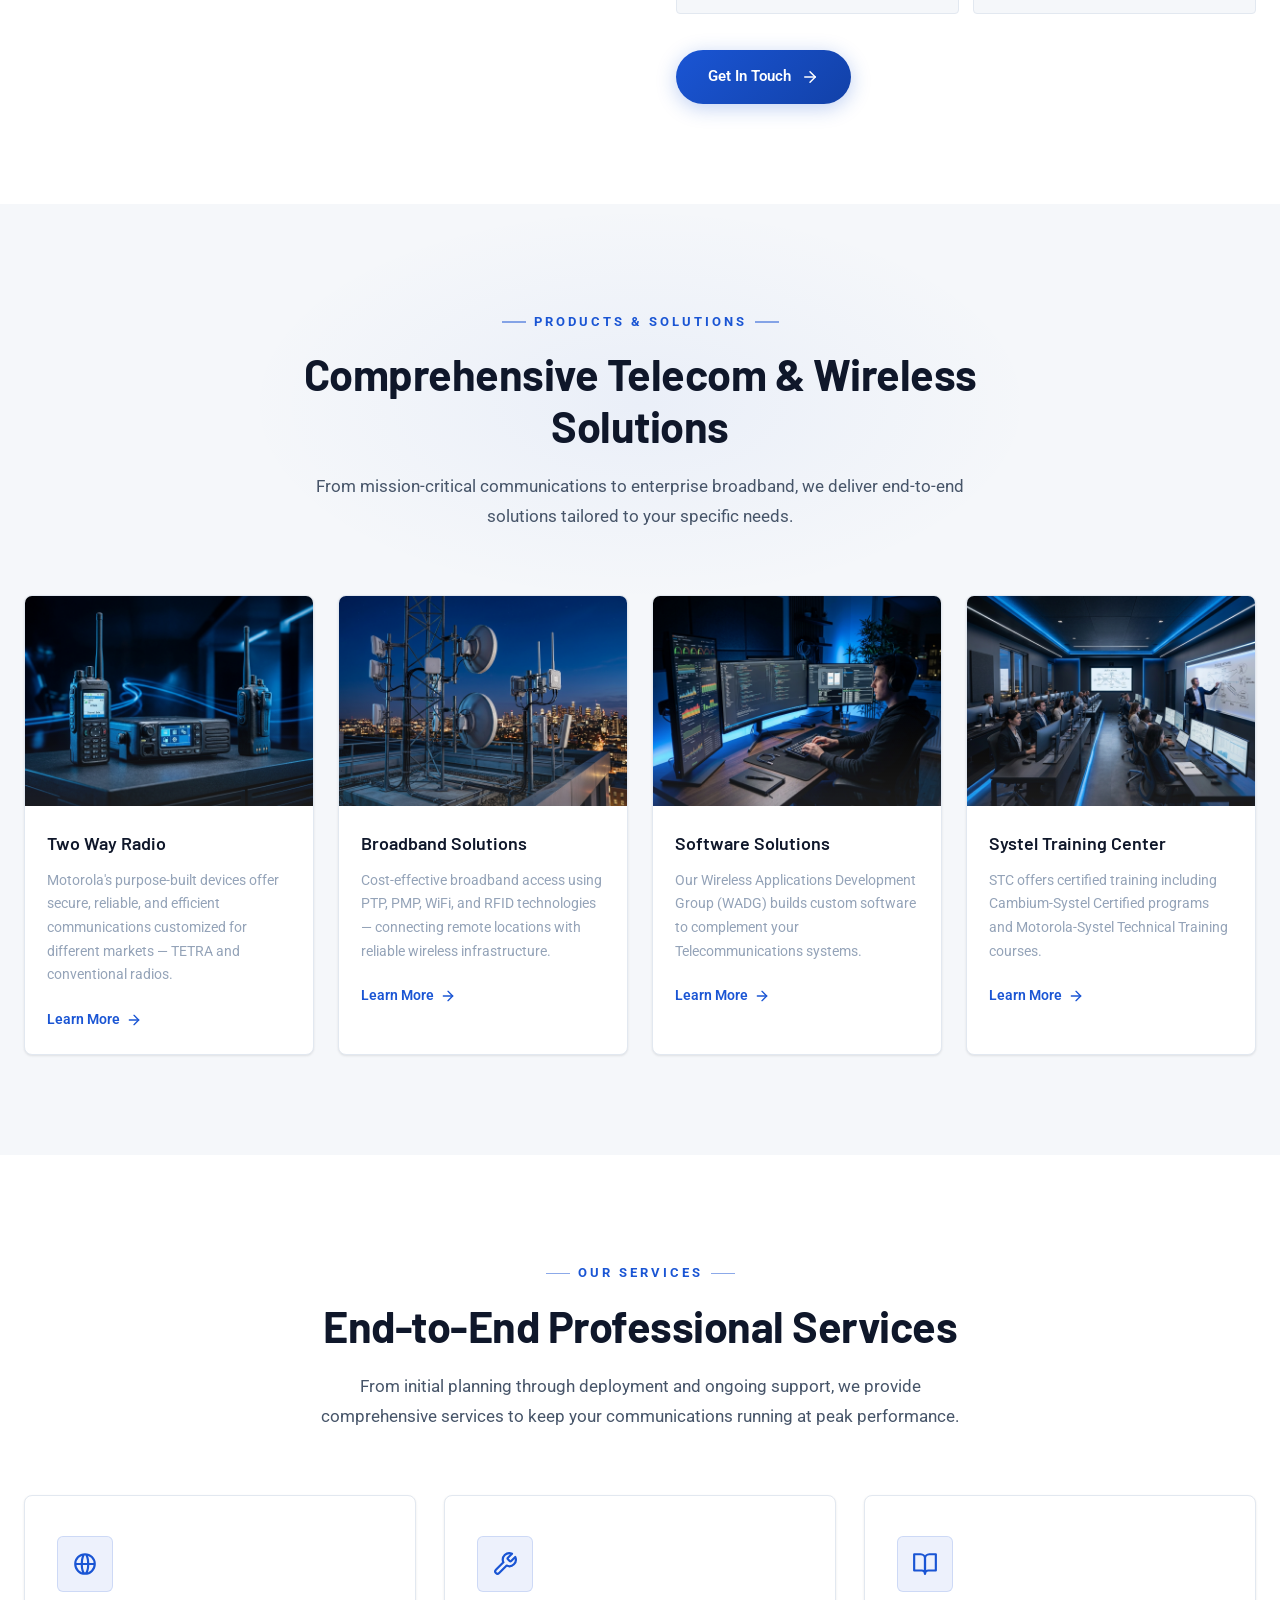
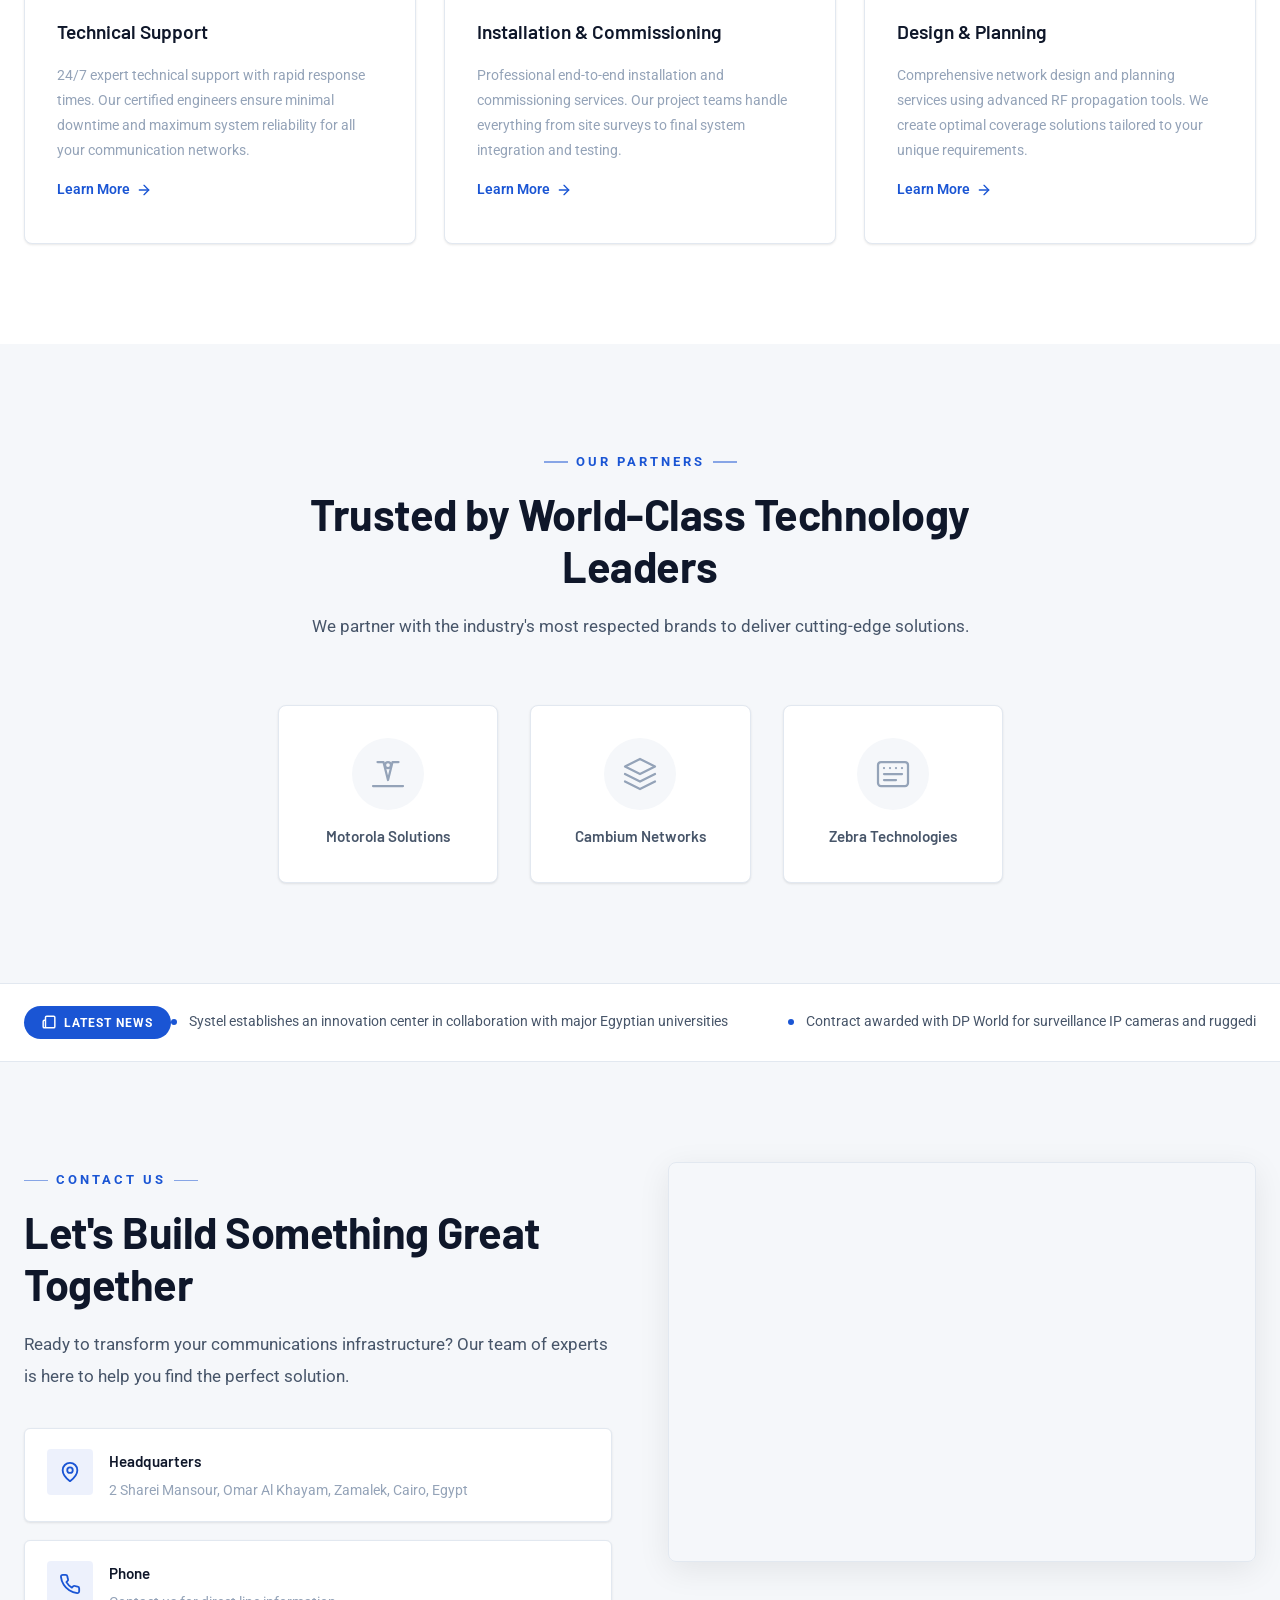
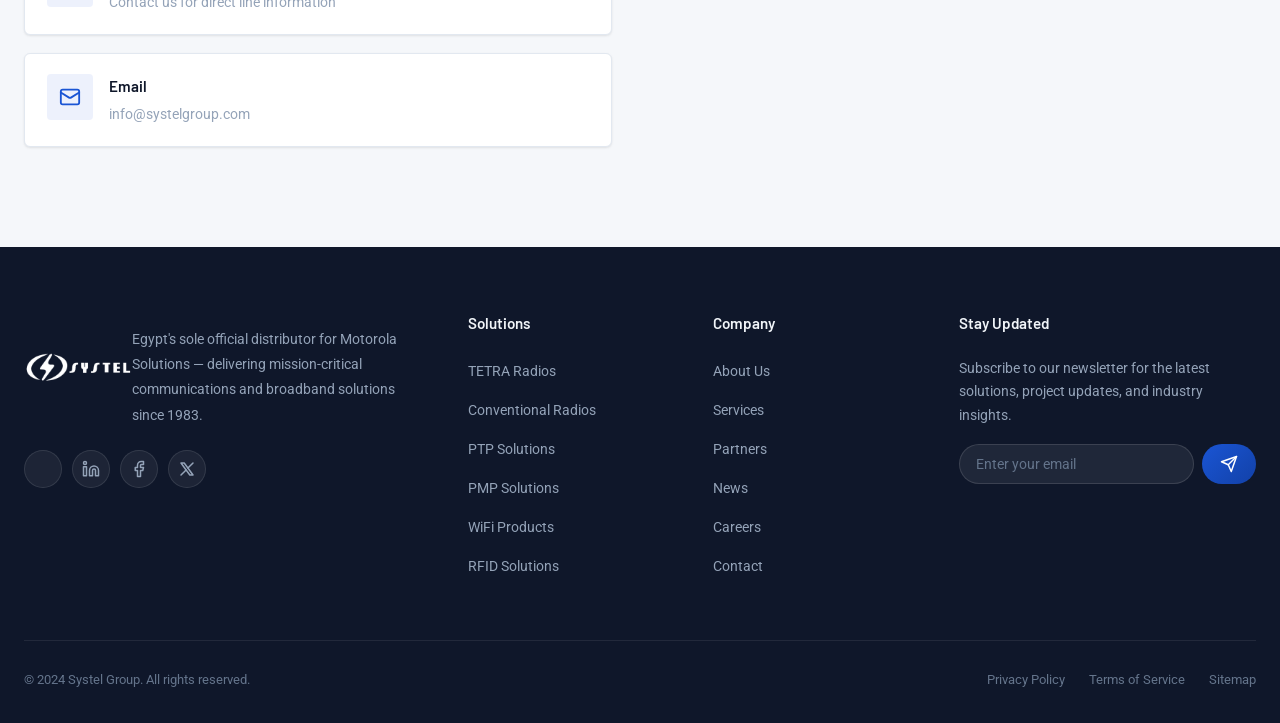
<file: index - Copy.html>
﻿<!DOCTYPE html>
<html lang="en">
<head>
  <meta charset="UTF-8">
  <meta name="viewport" content="width=device-width, initial-scale=1.0">
  <meta http-equiv="X-UA-Compatible" content="IE=edge">

  <!-- SEO Meta -->
  <title>Systel Group — Mission Critical Communications & Telecom Solutions</title>
  <meta name="description" content="Systel Group is Egypt's sole official distributor for Motorola Solutions, providing mission-critical two-way radio, broadband wireless, RFID, WiFi, and software solutions since 1983.">
  <meta name="keywords" content="Systel, Motorola Solutions, TETRA, two-way radio, broadband, wireless, Egypt, telecom">
  <meta name="author" content="Systel Group">

  <!-- Open Graph -->
  <meta property="og:title" content="Systel Group — Mission Critical Communications">
  <meta property="og:description" content="Egypt's leading provider of mission-critical communications, broadband wireless, and telecom solutions.">
  <meta property="og:type" content="website">
  <meta property="og:url" content="https://www.systelgroup.com">

  <!-- Favicon -->
  <link rel="icon" type="image/x-icon" href="https://systelgroup.com/wp-content/uploads/2019/10/favicon-5.ico">

  <!-- Stylesheet -->
  <link rel="stylesheet" href="styles.css">
</head>
<body>

  <!-- ============================================
       HEADER / NAVIGATION
       ============================================ -->
  <header class="header" id="header">
    <div class="container">
      <a href="#" class="logo" id="logo">
        <img src="images/systel-logo.png" alt="Systel Group" class="logo-img">
      </a>

      <nav>
        <ul class="nav-menu" id="navMenu">
          <li><a href="#about" class="nav-link">About</a></li>
          <li class="nav-item-dropdown">
            <a href="#products" class="nav-link" style="display:flex; align-items:center; gap:4px;">
              Products and Solutions
              <svg xmlns="http://www.w3.org/2000/svg" width="14" height="14" viewBox="0 0 24 24" fill="none" stroke="currentColor" stroke-width="2" stroke-linecap="round" stroke-linejoin="round"><path d="m6 9 6 6 6-6"/></svg>
            </a>
            <div class="mega-menu">
              <div class="mega-menu-col">
                <h4>Two Way Radio</h4>
                <ul>
                  <li><a href="tetra-radios.html">Tetra Radios</a></li>
                  <li><a href="conventional-radios.html">Conventional Radios</a></li>
                </ul>
              </div>
              <div class="mega-menu-col">
                <h4>Broadband Solutions</h4>
                <ul>
                  <li><a href="ptp.html">PTP (Point-To-Point)</a></li>
                  <li><a href="pmp.html">PMP (Point – To – Multipoint)</a></li>
                  <li><a href="rfid.html">RFID</a></li>
                  <li><a href="wifi-hardware.html">WIFI Hardware Products</a></li>
                  <li><a href="wifi-software.html">WIFI Software Products</a></li>
                </ul>
              </div>
              <div class="mega-menu-col">
                <h4>Software Solutions</h4>
                <ul>
                  <li><a href="wadg.html">Wireless Applications Development Group</a></li>
                </ul>
              </div>
            </div>
          </li>
          <li><a href="#services" class="nav-link">Services</a></li>
          <li><a href="#partners" class="nav-link">Partners</a></li>
          <li><a href="#contact" class="nav-link nav-cta">Contact Us</a></li>
        </ul>
      </nav>

      <button class="nav-toggle" id="navToggle" aria-label="Toggle navigation menu">
        <span></span>
        <span></span>
        <span></span>
      </button>
    </div>
  </header>

  <!-- ============================================
       HERO SECTION
       ============================================ -->
  <section class="hero" id="hero">
    <div class="hero-bg">
      <img src="images/hero-bg.jpg" alt="Smart city with wireless communication networks at night" width="1920" height="1080">
    </div>
    <div class="hero-grid"></div>
    <div class="hero-glow"></div>

    <div class="container">
      <div class="hero-content">
        <div class="hero-badge">
          <span class="pulse-dot"></span>
          Official Motorola Solutions Distributor in Egypt
        </div>

        <h1>
          Powering <span class="gradient-text">Mission Critical</span> Communications Since 1983
        </h1>

        <p>
          Systel Group is the sole official sales and services distributor for Motorola Solutions in Egypt — delivering secure, reliable telecommunications, broadband wireless, and software solutions to government and enterprise.
        </p>

        <div class="hero-actions">
          <a href="#products" class="btn btn-primary">
            Explore Solutions
            <svg xmlns="http://www.w3.org/2000/svg" viewBox="0 0 24 24" fill="none" stroke="currentColor" stroke-width="2" stroke-linecap="round" stroke-linejoin="round"><path d="M5 12h14"/><path d="m12 5 7 7-7 7"/></svg>
          </a>
          <a href="#about" class="btn btn-secondary">
            Learn About Us
            <svg xmlns="http://www.w3.org/2000/svg" viewBox="0 0 24 24" fill="none" stroke="currentColor" stroke-width="2" stroke-linecap="round" stroke-linejoin="round"><path d="m6 9 6 6 6-6"/></svg>
          </a>
        </div>

        <div class="hero-stats">
          <div class="hero-stat">
            <div class="stat-number" data-target="40">0</div>
            <div class="stat-label">Years of Excellence</div>
          </div>
          <div class="hero-stat">
            <div class="stat-number" data-target="500">0</div>
            <div class="stat-label">Projects Delivered</div>
          </div>
          <div class="hero-stat">
            <div class="stat-number" data-target="3">0</div>
            <div class="stat-label">Global Partners</div>
          </div>
        </div>
      </div>
    </div>
  </section>

  <!-- ============================================
       ABOUT SECTION
       ============================================ -->
  <section class="about" id="about">
    <div class="container">
      <div class="about-grid">
        <div class="about-image reveal">
          <img src="images/about-building.jpg" alt="Systel Group headquarters building at dusk" width="640" height="420">
          <div class="experience-badge">
            <div class="badge-number">40+</div>
            <div class="badge-text">Years of Trust</div>
          </div>
        </div>

        <div class="about-content reveal reveal-delay-2">
          <div class="section-label">About Systel Group</div>
          <h2 class="section-title">Egypt's Trusted Leader in Telecom Solutions</h2>
          <p class="about-text">
            Founded in 1983, Systel was established as the sole official sales and services distributor for Motorola Solutions in Egypt. Starting with two-way radio networks, we've grown to serve a wide range of government and commercial entities across the region with comprehensive telecom and broadband solutions.
          </p>
          <p class="about-text">
            Today, Systel maintains sales, software development, training, manufacturing, maintenance, and administrative facilities throughout Egypt and across the region.
          </p>

          <div class="about-features">
            <div class="about-feature">
              <div class="feature-icon">
                <svg xmlns="http://www.w3.org/2000/svg" width="20" height="20" viewBox="0 0 24 24" fill="none" stroke="currentColor" stroke-width="2" stroke-linecap="round" stroke-linejoin="round"><path d="M12 22s8-4 8-10V5l-8-3-8 3v7c0 6 8 10 8 10"/></svg>
              </div>
              <span>Mission Critical Security</span>
            </div>
            <div class="about-feature">
              <div class="feature-icon">
                <svg xmlns="http://www.w3.org/2000/svg" width="20" height="20" viewBox="0 0 24 24" fill="none" stroke="currentColor" stroke-width="2" stroke-linecap="round" stroke-linejoin="round"><path d="M12 2v20M2 12h20"/><circle cx="12" cy="12" r="10"/></svg>
              </div>
              <span>Nationwide Coverage</span>
            </div>
            <div class="about-feature">
              <div class="feature-icon">
                <svg xmlns="http://www.w3.org/2000/svg" width="20" height="20" viewBox="0 0 24 24" fill="none" stroke="currentColor" stroke-width="2" stroke-linecap="round" stroke-linejoin="round"><path d="M17 21v-2a4 4 0 0 0-4-4H5a4 4 0 0 0-4 4v2"/><circle cx="9" cy="7" r="4"/><path d="M23 21v-2a4 4 0 0 0-3-3.87"/><path d="M16 3.13a4 4 0 0 1 0 7.75"/></svg>
              </div>
              <span>Expert Engineering Team</span>
            </div>
            <div class="about-feature">
              <div class="feature-icon">
                <svg xmlns="http://www.w3.org/2000/svg" width="20" height="20" viewBox="0 0 24 24" fill="none" stroke="currentColor" stroke-width="2" stroke-linecap="round" stroke-linejoin="round"><path d="M22 11.08V12a10 10 0 1 1-5.93-9.14"/><path d="m9 11 3 3L22 4"/></svg>
              </div>
              <span>Certified Professionals</span>
            </div>
          </div>

          <a href="#contact" class="btn btn-primary">
            Get In Touch
            <svg xmlns="http://www.w3.org/2000/svg" viewBox="0 0 24 24" fill="none" stroke="currentColor" stroke-width="2" stroke-linecap="round" stroke-linejoin="round"><path d="M5 12h14"/><path d="m12 5 7 7-7 7"/></svg>
          </a>
        </div>
      </div>
    </div>
  </section>

  <!-- ============================================
       PRODUCTS & SOLUTIONS
       ============================================ -->
  <section class="products" id="products">
    <div class="container">
      <div class="section-header reveal">
        <div class="section-label">Products & Solutions</div>
        <h2 class="section-title">Comprehensive Telecom & Wireless Solutions</h2>
        <p class="section-desc">From mission-critical communications to enterprise broadband, we deliver end-to-end solutions tailored to your specific needs.</p>
      </div>

      <div class="products-grid">
        <!-- Card 1: Two Way Radio -->
        <div class="product-card reveal reveal-delay-1" id="product-radio">
          <div class="product-card-image">
            <img src="images/two-way-radio.jpg" alt="TETRA two-way radio equipment with blue lighting" width="400" height="220">
          </div>
          <div class="product-card-body">
            <h3>Two Way Radio</h3>
            <p>Motorola's purpose-built devices offer secure, reliable, and efficient communications customized for different markets — TETRA and conventional radios.</p>
            <a href="#" class="product-card-link">
              Learn More
              <svg xmlns="http://www.w3.org/2000/svg" viewBox="0 0 24 24" fill="none" stroke="currentColor" stroke-width="2" stroke-linecap="round" stroke-linejoin="round"><path d="M5 12h14"/><path d="m12 5 7 7-7 7"/></svg>
            </a>
          </div>
        </div>

        <!-- Card 2: Broadband Solutions -->
        <div class="product-card reveal reveal-delay-2" id="product-broadband">
          <div class="product-card-image">
            <img src="images/broadband-solutions.jpg" alt="Broadband wireless networking equipment on rooftop at twilight" width="400" height="220">
          </div>
          <div class="product-card-body">
            <h3>Broadband Solutions</h3>
            <p>Cost-effective broadband access using PTP, PMP, WiFi, and RFID technologies — connecting remote locations with reliable wireless infrastructure.</p>
            <a href="#" class="product-card-link">
              Learn More
              <svg xmlns="http://www.w3.org/2000/svg" viewBox="0 0 24 24" fill="none" stroke="currentColor" stroke-width="2" stroke-linecap="round" stroke-linejoin="round"><path d="M5 12h14"/><path d="m12 5 7 7-7 7"/></svg>
            </a>
          </div>
        </div>

        <!-- Card 3: Software Solutions -->
        <div class="product-card reveal reveal-delay-3" id="product-software">
          <div class="product-card-image">
            <img src="images/software-solutions.jpg" alt="Software development workspace with multiple monitors" width="400" height="220">
          </div>
          <div class="product-card-body">
            <h3>Software Solutions</h3>
            <p>Our Wireless Applications Development Group (WADG) builds custom software to complement your Telecommunications systems.</p>
            <a href="#" class="product-card-link">
              Learn More
              <svg xmlns="http://www.w3.org/2000/svg" viewBox="0 0 24 24" fill="none" stroke="currentColor" stroke-width="2" stroke-linecap="round" stroke-linejoin="round"><path d="M5 12h14"/><path d="m12 5 7 7-7 7"/></svg>
            </a>
          </div>
        </div>

        <!-- Card 4: Training Center -->
        <div class="product-card reveal reveal-delay-4" id="product-training">
          <div class="product-card-image">
            <img src="images/training-center.jpg" alt="Systel Training Center with students and instructor" width="400" height="220">
          </div>
          <div class="product-card-body">
            <h3>Systel Training Center</h3>
            <p>STC offers certified training including Cambium-Systel Certified programs and Motorola-Systel Technical Training courses.</p>
            <a href="#" class="product-card-link">
              Learn More
              <svg xmlns="http://www.w3.org/2000/svg" viewBox="0 0 24 24" fill="none" stroke="currentColor" stroke-width="2" stroke-linecap="round" stroke-linejoin="round"><path d="M5 12h14"/><path d="m12 5 7 7-7 7"/></svg>
            </a>
          </div>
        </div>
      </div>
    </div>
  </section>

  <!-- ============================================
       SERVICES SECTION
       ============================================ -->
  <section class="services" id="services">
    <div class="container">
      <div class="section-header reveal">
        <div class="section-label">Our Services</div>
        <h2 class="section-title">End-to-End Professional Services</h2>
        <p class="section-desc">From initial planning through deployment and ongoing support, we provide comprehensive services to keep your communications running at peak performance.</p>
      </div>

      <div class="services-grid">
        <!-- Service 1 -->
        <div class="service-card reveal reveal-delay-1" id="service-support">
          <div class="service-icon">
            <svg xmlns="http://www.w3.org/2000/svg" viewBox="0 0 24 24" fill="none" stroke="currentColor" stroke-width="2" stroke-linecap="round" stroke-linejoin="round"><path d="M21 12a9 9 0 0 1-9 9m9-9a9 9 0 0 0-9-9m9 9H3m9 9a9 9 0 0 1-9-9m9 9c1.66 0 3-4.03 3-9s-1.34-9-3-9m0 18c-1.66 0-3-4.03-3-9s1.34-9 3-9m-9 9a9 9 0 0 1 9-9"/></svg>
          </div>
          <h3>Technical Support</h3>
          <p>24/7 expert technical support with rapid response times. Our certified engineers ensure minimal downtime and maximum system reliability for all your communication networks.</p>
          <a href="technical-support.html" class="product-card-link" style="margin-top: 15px;">
            Learn More
            <svg xmlns="http://www.w3.org/2000/svg" viewBox="0 0 24 24" fill="none" stroke="currentColor" stroke-width="2" stroke-linecap="round" stroke-linejoin="round"><path d="M5 12h14"/><path d="m12 5 7 7-7 7"/></svg>
          </a>
        </div>

        <!-- Service 2 -->
        <div class="service-card reveal reveal-delay-2" id="service-install">
          <div class="service-icon">
            <svg xmlns="http://www.w3.org/2000/svg" viewBox="0 0 24 24" fill="none" stroke="currentColor" stroke-width="2" stroke-linecap="round" stroke-linejoin="round"><path d="M14.7 6.3a1 1 0 0 0 0 1.4l1.6 1.6a1 1 0 0 0 1.4 0l3.77-3.77a6 6 0 0 1-7.94 7.94l-6.91 6.91a2.12 2.12 0 0 1-3-3l6.91-6.91a6 6 0 0 1 7.94-7.94l-3.76 3.76z"/></svg>
          </div>
          <h3>Installation & Commissioning</h3>
          <p>Professional end-to-end installation and commissioning services. Our project teams handle everything from site surveys to final system integration and testing.</p>
          <a href="installation-and-commissioning.html" class="product-card-link" style="margin-top: 15px;">
            Learn More
            <svg xmlns="http://www.w3.org/2000/svg" viewBox="0 0 24 24" fill="none" stroke="currentColor" stroke-width="2" stroke-linecap="round" stroke-linejoin="round"><path d="M5 12h14"/><path d="m12 5 7 7-7 7"/></svg>
          </a>
        </div>

        <!-- Service 3 -->
        <div class="service-card reveal reveal-delay-3" id="service-design">
          <div class="service-icon">
            <svg xmlns="http://www.w3.org/2000/svg" viewBox="0 0 24 24" fill="none" stroke="currentColor" stroke-width="2" stroke-linecap="round" stroke-linejoin="round"><path d="M2 3h6a4 4 0 0 1 4 4v14a3 3 0 0 0-3-3H2z"/><path d="M22 3h-6a4 4 0 0 0-4 4v14a3 3 0 0 1 3-3h7z"/></svg>
          </div>
          <h3>Design & Planning</h3>
          <p>Comprehensive network design and planning services using advanced RF propagation tools. We create optimal coverage solutions tailored to your unique requirements.</p>
          <a href="design-and-planning.html" class="product-card-link" style="margin-top: 15px;">
            Learn More
            <svg xmlns="http://www.w3.org/2000/svg" viewBox="0 0 24 24" fill="none" stroke="currentColor" stroke-width="2" stroke-linecap="round" stroke-linejoin="round"><path d="M5 12h14"/><path d="m12 5 7 7-7 7"/></svg>
          </a>
        </div>
      </div>
    </div>
  </section>

  <!-- ============================================
       PARTNERS SECTION
       ============================================ -->
  <section class="partners" id="partners">
    <div class="container">
      <div class="section-header reveal">
        <div class="section-label">Our Partners</div>
        <h2 class="section-title">Trusted by World-Class Technology Leaders</h2>
        <p class="section-desc">We partner with the industry's most respected brands to deliver cutting-edge solutions.</p>
      </div>

      <div class="partners-logos reveal">
        <!-- Motorola Solutions -->
        <a href="https://www.motorolasolutions.com" target="_blank" rel="noopener" class="partner-logo" id="partner-motorola">
          <div class="partner-logo-icon">
            <svg xmlns="http://www.w3.org/2000/svg" viewBox="0 0 24 24" fill="none" stroke="currentColor" stroke-width="1.5" stroke-linecap="round" stroke-linejoin="round">
              <path d="M5 4h4l3 12 3-12h4"/>
              <path d="M2 20h20"/>
              <circle cx="12" cy="6" r="2"/>
            </svg>
          </div>
          <span class="partner-name">Motorola Solutions</span>
        </a>

        <!-- Cambium Networks -->
        <a href="https://www.cambiumnetworks.com" target="_blank" rel="noopener" class="partner-logo" id="partner-cambium">
          <div class="partner-logo-icon">
            <svg xmlns="http://www.w3.org/2000/svg" viewBox="0 0 24 24" fill="none" stroke="currentColor" stroke-width="1.5" stroke-linecap="round" stroke-linejoin="round">
              <path d="M12 2L2 7l10 5 10-5-10-5z"/>
              <path d="M2 17l10 5 10-5"/>
              <path d="M2 12l10 5 10-5"/>
            </svg>
          </div>
          <span class="partner-name">Cambium Networks</span>
        </a>

        <!-- Zebra Technologies -->
        <a href="https://www.zebra.com" target="_blank" rel="noopener" class="partner-logo" id="partner-zebra">
          <div class="partner-logo-icon">
            <svg xmlns="http://www.w3.org/2000/svg" viewBox="0 0 24 24" fill="none" stroke="currentColor" stroke-width="1.5" stroke-linecap="round" stroke-linejoin="round">
              <rect x="2" y="4" width="20" height="16" rx="2"/>
              <path d="M6 8h.01M10 8h.01M14 8h.01M18 8h.01"/>
              <path d="M6 12h12"/>
              <path d="M6 16h8"/>
            </svg>
          </div>
          <span class="partner-name">Zebra Technologies</span>
        </a>
      </div>
    </div>
  </section>

  <!-- ============================================
       NEWS TICKER
       ============================================ -->
  <div class="news-ticker" id="news">
    <div class="container">
      <div class="ticker-wrapper">
        <div class="ticker-label">
          <svg xmlns="http://www.w3.org/2000/svg" width="14" height="14" viewBox="0 0 24 24" fill="none" stroke="currentColor" stroke-width="2.5" stroke-linecap="round" stroke-linejoin="round"><path d="M4 22h16a2 2 0 0 0 2-2V4a2 2 0 0 0-2-2H8a2 2 0 0 0-2 2v16a2 2 0 0 1-2 2Zm0 0a2 2 0 0 1-2-2v-9c0-1.1.9-2 2-2h2"/></svg>
          Latest News
        </div>
        <div class="ticker-track">
        <div class="ticker-content">
          <span class="ticker-item">Systel establishes an innovation center in collaboration with major Egyptian universities</span>
          <span class="ticker-item">Contract awarded with DP World for surveillance IP cameras and ruggedized Zebra tablets</span>
          <span class="ticker-item">Wireless broadband network completed for Menofia University</span>
          <span class="ticker-item">Wireless broadband network implemented for Assuit University</span>
          <span class="ticker-item">Systel awarded contract with Disouq for high-capacity wireless connectivity in Delta</span>
          <span class="ticker-item">Two surveillance systems completed for Suez Oil Company</span>
          <!-- Duplicate for seamless loop -->
          <span class="ticker-item">Systel establishes an innovation center in collaboration with major Egyptian universities</span>
          <span class="ticker-item">Contract awarded with DP World for surveillance IP cameras and ruggedized Zebra tablets</span>
          <span class="ticker-item">Wireless broadband network completed for Menofia University</span>
          <span class="ticker-item">Wireless broadband network implemented for Assuit University</span>
          <span class="ticker-item">Systel awarded contract with Disouq for high-capacity wireless connectivity in Delta</span>
          <span class="ticker-item">Two surveillance systems completed for Suez Oil Company</span>
        </div>
        </div> <!-- /.ticker-track -->
      </div>
    </div>
  </div>

  <!-- ============================================
       CONTACT / MAP SECTION
       ============================================ -->
  <section class="contact" id="contact">
    <div class="container">
      <div class="contact-grid">
        <div class="contact-info reveal">
          <div class="section-label">Contact Us</div>
          <h2 class="section-title">Let's Build Something Great Together</h2>
          <p class="about-text">Ready to transform your communications infrastructure? Our team of experts is here to help you find the perfect solution.</p>

          <div class="contact-details">
            <div class="contact-item">
              <div class="contact-item-icon">
                <svg xmlns="http://www.w3.org/2000/svg" viewBox="0 0 24 24" fill="none" stroke="currentColor" stroke-width="2" stroke-linecap="round" stroke-linejoin="round"><path d="M20 10c0 6-8 12-8 12s-8-6-8-12a8 8 0 0 1 16 0Z"/><circle cx="12" cy="10" r="3"/></svg>
              </div>
              <div class="contact-item-text">
                <h4>Headquarters</h4>
                <p>2 Sharei Mansour, Omar Al Khayam, Zamalek, Cairo, Egypt</p>
              </div>
            </div>

            <div class="contact-item">
              <div class="contact-item-icon">
                <svg xmlns="http://www.w3.org/2000/svg" viewBox="0 0 24 24" fill="none" stroke="currentColor" stroke-width="2" stroke-linecap="round" stroke-linejoin="round"><path d="M22 16.92v3a2 2 0 0 1-2.18 2 19.79 19.79 0 0 1-8.63-3.07 19.5 19.5 0 0 1-6-6 19.79 19.79 0 0 1-3.07-8.67A2 2 0 0 1 4.11 2h3a2 2 0 0 1 2 1.72c.127.96.361 1.903.7 2.81a2 2 0 0 1-.45 2.11L8.09 9.91a16 16 0 0 0 6 6l1.27-1.27a2 2 0 0 1 2.11-.45c.907.339 1.85.573 2.81.7A2 2 0 0 1 22 16.92z"/></svg>
              </div>
              <div class="contact-item-text">
                <h4>Phone</h4>
                <p>Contact us for direct line information</p>
              </div>
            </div>

            <div class="contact-item">
              <div class="contact-item-icon">
                <svg xmlns="http://www.w3.org/2000/svg" viewBox="0 0 24 24" fill="none" stroke="currentColor" stroke-width="2" stroke-linecap="round" stroke-linejoin="round"><rect width="20" height="16" x="2" y="4" rx="2"/><path d="m22 7-8.97 5.7a1.94 1.94 0 0 1-2.06 0L2 7"/></svg>
              </div>
              <div class="contact-item-text">
                <h4>Email</h4>
                <p>info@systelgroup.com</p>
              </div>
            </div>
          </div>
        </div>

        <div class="map-wrapper reveal reveal-delay-2">
          <iframe
            src="https://www.google.com/maps/embed?pb=!1m18!1m12!1m3!1d513.3373932121419!2d31.22119007099719!3d30.05668780625747!2m3!1f0!2f0!3f0!3m2!1i1024!2i768!4f13.1!3m3!1m2!1s0x145840de6cc63607%3A0x5089de9fd8e0eadd!2sSystel%20Telecom%20(%20Motorola)!5e0!3m2!1sen!2seg!4v1705330073129!5m2!1sen!2seg"
            allowfullscreen=""
            loading="lazy"
            referrerpolicy="no-referrer-when-downgrade"
            title="Systel Group Location on Google Maps">
          </iframe>
        </div>
      </div>
    </div>
  </section>

  <!-- ============================================
       FOOTER
       ============================================ -->
  <footer class="footer" id="footer">
    <div class="container">
      <div class="footer-grid">
        <!-- Brand Column -->
        <div class="footer-brand">
          <a href="#" class="logo">
            <img src="images/systel-logo.png" alt="Systel Group" class="logo-img">
          <p>Egypt's sole official distributor for Motorola Solutions — delivering mission-critical communications and broadband solutions since 1983.</p>
          <div class="footer-social">
            <a href="#" aria-label="LinkedIn">
              <svg xmlns="http://www.w3.org/2000/svg" width="18" height="18" viewBox="0 0 24 24" fill="none" stroke="currentColor" stroke-width="2" stroke-linecap="round" stroke-linejoin="round"><path d="M16 8a6 6 0 0 1 6 6v7h-4v-7a2 2 0 0 0-2-2 2 2 0 0 0-2 2v7h-4v-7a6 6 0 0 1 6-6z"/><rect width="4" height="12" x="2" y="9"/><circle cx="4" cy="4" r="2"/></svg>
            </a>
            <a href="#" aria-label="Facebook">
              <svg xmlns="http://www.w3.org/2000/svg" width="18" height="18" viewBox="0 0 24 24" fill="none" stroke="currentColor" stroke-width="2" stroke-linecap="round" stroke-linejoin="round"><path d="M18 2h-3a5 5 0 0 0-5 5v3H7v4h3v8h4v-8h3l1-4h-4V7a1 1 0 0 1 1-1h3z"/></svg>
            </a>
            <a href="#" aria-label="Twitter / X">
              <svg xmlns="http://www.w3.org/2000/svg" width="18" height="18" viewBox="0 0 24 24" fill="none" stroke="currentColor" stroke-width="2" stroke-linecap="round" stroke-linejoin="round"><path d="M4 4l11.733 16h4.267l-11.733 -16z"/><path d="M4 20l6.768 -6.768m2.46 -2.46l6.772 -6.772"/></svg>
            </a>
          </div>
        </div>

        <!-- Quick Links -->
        <div class="footer-col">
          <h4>Solutions</h4>
          <ul>
            <li><a href="#">TETRA Radios</a></li>
            <li><a href="#">Conventional Radios</a></li>
            <li><a href="#">PTP Solutions</a></li>
            <li><a href="#">PMP Solutions</a></li>
            <li><a href="#">WiFi Products</a></li>
            <li><a href="#">RFID Solutions</a></li>
          </ul>
        </div>

        <!-- Company -->
        <div class="footer-col">
          <h4>Company</h4>
          <ul>
            <li><a href="#about">About Us</a></li>
            <li><a href="#services">Services</a></li>
            <li><a href="#partners">Partners</a></li>
            <li><a href="#news">News</a></li>
            <li><a href="#">Careers</a></li>
            <li><a href="#contact">Contact</a></li>
          </ul>
        </div>

        <!-- Newsletter -->
        <div class="footer-col footer-newsletter">
          <h4>Stay Updated</h4>
          <p>Subscribe to our newsletter for the latest solutions, project updates, and industry insights.</p>
          <form class="newsletter-form" id="newsletterForm">
            <input type="email" placeholder="Enter your email" aria-label="Email address" required>
            <button type="submit" aria-label="Subscribe">
              <svg xmlns="http://www.w3.org/2000/svg" viewBox="0 0 24 24" fill="none" stroke="currentColor" stroke-width="2" stroke-linecap="round" stroke-linejoin="round"><path d="m22 2-7 20-4-9-9-4Z"/><path d="M22 2 11 13"/></svg>
            </button>
          </form>
        </div>
      </div>

      <div class="footer-bottom">
        <p>&copy; 2024 Systel Group. All rights reserved.</p>
        <div class="footer-bottom-links">
          <a href="#">Privacy Policy</a>
          <a href="#">Terms of Service</a>
          <a href="#">Sitemap</a>
        </div>
      </div>
    </div>
  </footer>

  <!-- Back to Top -->
  <button class="back-to-top" id="backToTop" aria-label="Scroll to top">
    <svg xmlns="http://www.w3.org/2000/svg" viewBox="0 0 24 24" fill="none" stroke="currentColor" stroke-width="2.5" stroke-linecap="round" stroke-linejoin="round"><path d="m18 15-6-6-6 6"/></svg>
  </button>

  <!-- JavaScript -->
  <script src="script.js"></script>
</body>
</html>
</file>
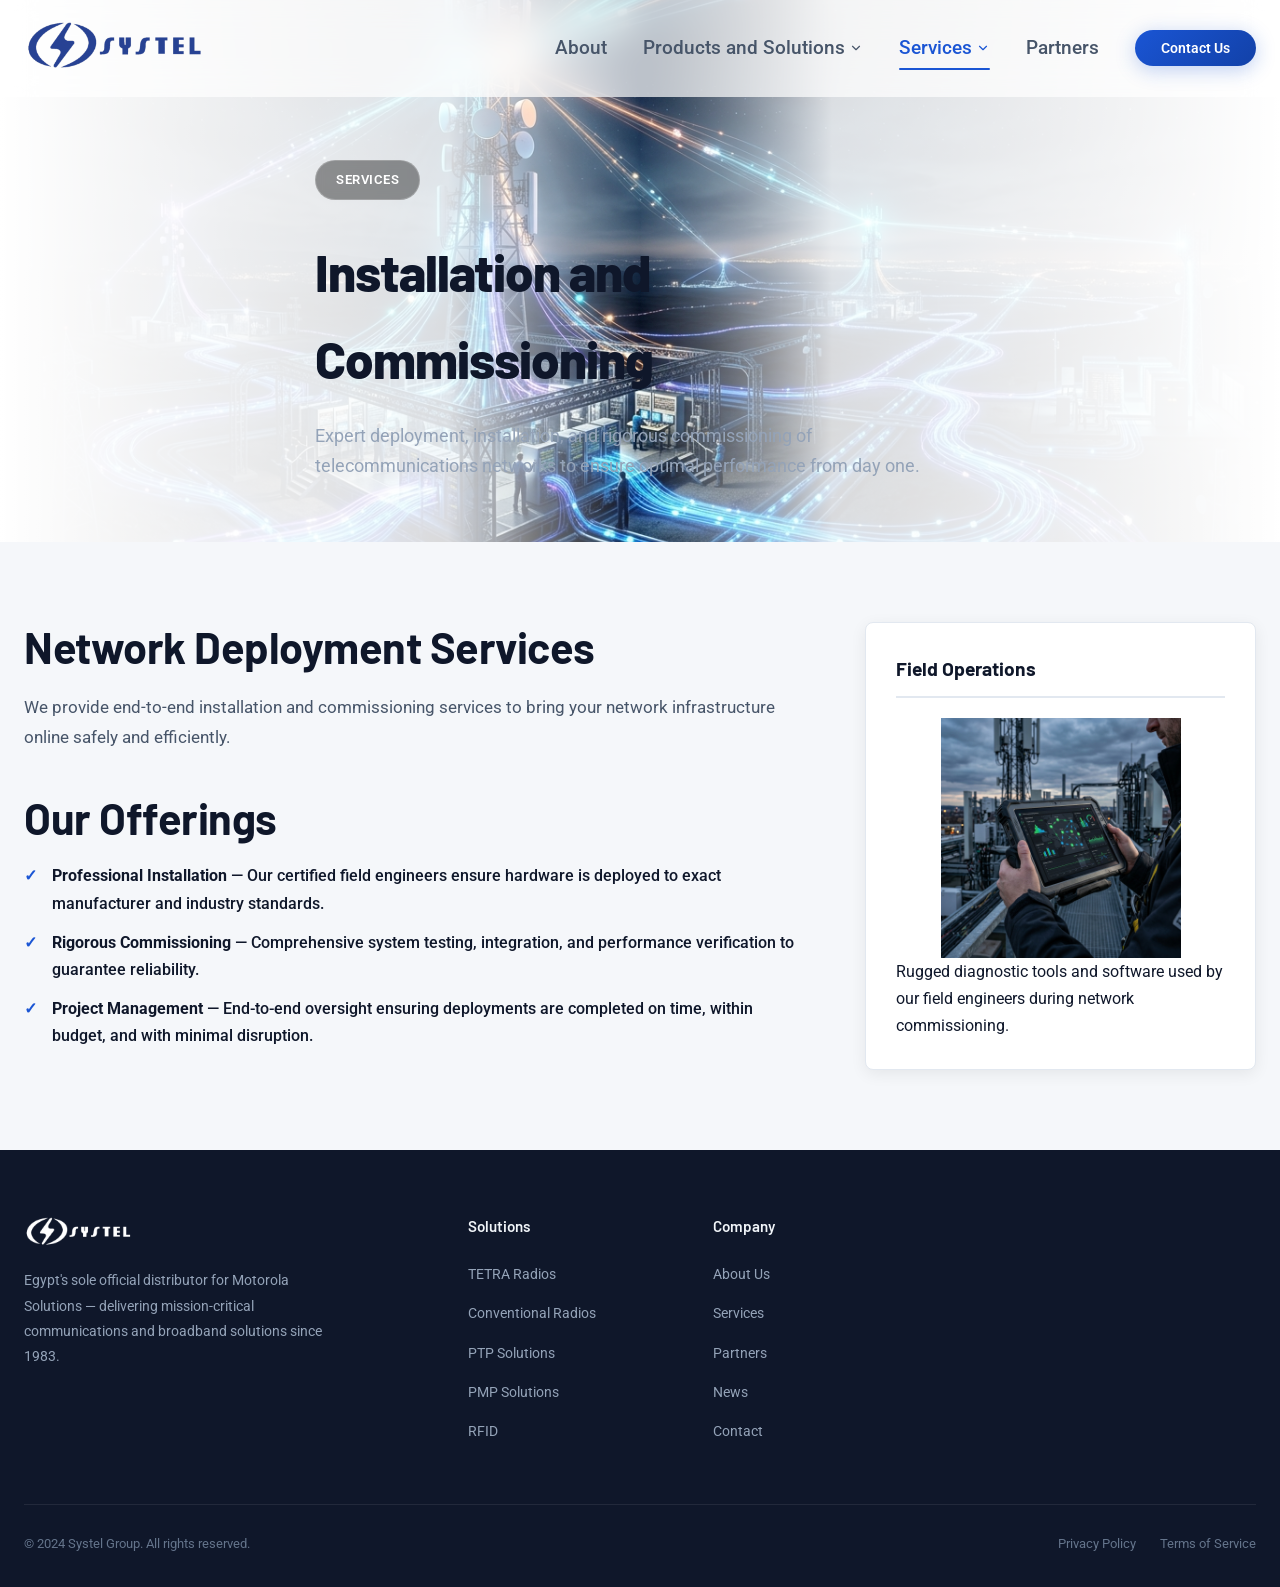
<file: installation-and-commissioning.html>
﻿<!DOCTYPE html>
<html lang="en">

<head>
  <meta charset="UTF-8">
  <meta name="viewport" content="width=device-width, initial-scale=1.0">
  <meta http-equiv="X-UA-Compatible" content="IE=edge">

  <!-- SEO Meta -->
  <title>Installation and Commissioning — Systel Group</title>
  <meta name="description"
    content="Expert installation and commissioning of telecommunications networks.">
  <meta name="keywords" content="Installation, Commissioning, Systel, Networks, Telecommunications">
  <meta name="author" content="Systel Group">

  <!-- Favicon -->
  <link rel="icon" type="image/x-icon" href="https://systelgroup.com/wp-content/uploads/2019/10/favicon-5.ico">

  <!-- Stylesheet -->
  <link rel="stylesheet" href="styles.css">
</head>

<body>

  <!-- ============================================
       HEADER / NAVIGATION
       ============================================ -->
  <header class="header" id="header">
    <div class="container">
      <a href="index.html" class="logo" id="logo">
        <img src="images/systel-logo.png" alt="Systel Group" class="logo-img">
      </a>

      <nav>
        <ul class="nav-menu" id="navMenu">
          <li><a href="index.html#about" class="nav-link">About</a></li>
          <li class="nav-item-dropdown">
            <a href="index.html#products" class="nav-link" style="display:flex; align-items:center; gap:4px;">
              Products and Solutions
              <svg xmlns="http://www.w3.org/2000/svg" width="14" height="14" viewBox="0 0 24 24" fill="none"
                stroke="currentColor" stroke-width="2" stroke-linecap="round" stroke-linejoin="round">
                <path d="m6 9 6 6 6-6" />
              </svg>
            </a>
            <div class="mega-menu">
              <div class="mega-menu-col">
                <h4>Two Way Radio</h4>
                <ul>
                  <li><a href="tetra-radios.html">Tetra Radios</a></li>
                  <li><a href="conventional-radios.html">Conventional Radios</a></li>
                </ul>
              </div>
              <div class="mega-menu-col">
                <h4>Broadband Solutions</h4>
                <ul>
                  <li><a href="ptp.html">PTP (Point-To-Point)</a></li>
                  <li><a href="pmp.html">PMP (Point – To – Multipoint)</a></li>
                  <li><a href="rfid.html" >RFID</a></li>
                  <li><a href="wifi-hardware.html">WIFI Hardware Products</a></li>
                  <li><a href="wifi-software.html">WIFI Software Products</a></li>
                </ul>
              </div>
              <div class="mega-menu-col">
                <h4>Software Solutions</h4>
                <ul>
                  <li><a href="wadg.html">Wireless Applications Development Group</a></li>
                </ul>
              </div>
            </div>
          </li>
                    <li class="nav-item-dropdown">
            <a href="index.html#services" class="nav-link active" style="display:flex; align-items:center; gap:4px;">
              Services
              <svg xmlns="http://www.w3.org/2000/svg" width="14" height="14" viewBox="0 0 24 24" fill="none"
                stroke="currentColor" stroke-width="2" stroke-linecap="round" stroke-linejoin="round">
                <path d="m6 9 6 6 6-6" />
              </svg>
            </a>
            <div class="mega-menu" style="min-width: 280px;">
              <div class="mega-menu-col" style="width: 100%; min-width: 250px; padding: 15px;">
                <ul>
                  <li><a href="technical-support.html">Technical Support</a></li>
                  <li><a href="installation-and-commissioning.html" style="color:var(--color-accent-primary);">Installation and Commissioning</a></li>
                  <li><a href="design-and-planning.html">Design and Planning</a></li>
                </ul>
              </div>
            </div>
          </li>
          <li><a href="index.html#partners" class="nav-link">Partners</a></li>
          <li><a href="index.html#contact" class="nav-link nav-cta">Contact Us</a></li>
        </ul>
      </nav>

      <button class="nav-toggle" id="navToggle" aria-label="Toggle navigation menu">
        <span></span>
        <span></span>
        <span></span>
      </button>
    </div>
  </header>

  <!-- ============================================
       INTERNAL HERO
       ============================================ -->
  <section class="internal-hero">
    <div class="hero-bg">
      <img src="images/installation-hero.jpg" alt="Installation and Commissioning">
    </div>
    <div class="container relative">
      <div class="internal-hero-content">
        <div class="hero-badge">Services</div>
        <h1>Installation and Commissioning</h1>
        <p>Expert deployment, installation, and rigorous commissioning of telecommunications networks to ensure optimal performance from day one.</p>
      </div>
    </div>
  </section>

  <!-- ============================================
       PAGE CONTENT
       ============================================ -->
  <section class="page-content">
    <div class="container">
      <div class="page-grid">

        <!-- Main Content (Left) -->
        <div class="page-main">

          <h2 class="section-title">Network Deployment Services</h2>
          <p class="lead-text">We provide end-to-end installation and commissioning services to bring your network infrastructure online safely and efficiently.</p>

          <h2 class="section-title mt-40">Our Offerings</h2>
          <ul class="feature-list">
            <li><strong style="color:var(--color-text-primary);">Professional Installation</strong> — Our certified field engineers ensure hardware is deployed to exact manufacturer and industry standards.</li>
            <li><strong style="color:var(--color-text-primary);">Rigorous Commissioning</strong> — Comprehensive system testing, integration, and performance verification to guarantee reliability.</li>
            <li><strong style="color:var(--color-text-primary);">Project Management</strong> — End-to-end oversight ensuring deployments are completed on time, within budget, and with minimal disruption.</li>
          </ul>

        </div>

        <div class="page-sidebar">
          <div class="sidebar-card text-center">
            <h3 class="mb-20">Field Operations</h3>
            <img src="images/installation-device.jpg" alt="Installation Field Operations" class="img-fluid mb-20" style="max-width:240px; margin:0 auto; mix-blend-mode: darken;">
            <p class="text-muted text-sm">Rugged diagnostic tools and software used by our field engineers during network commissioning.</p>
          </div>
        </div>

      </div>
    </div>
  </section>

  <!-- ============================================
       FOOTER
       ============================================ -->
  <footer class="footer" id="footer">
    <div class="container">
      <div class="footer-grid">
        <div class="footer-brand">
          <a href="index.html" class="logo">
            <img src="images/systel-logo.png" alt="Systel Group" class="logo-img">
          </a>
          <p>Egypt's sole official distributor for Motorola Solutions — delivering mission-critical communications and
            broadband solutions since 1983.</p>
        </div>
        <div class="footer-col">
          <h4>Solutions</h4>
          <ul>
            <li><a href="tetra-radios.html">TETRA Radios</a></li>
            <li><a href="conventional-radios.html">Conventional Radios</a></li>
            <li><a href="ptp.html">PTP Solutions</a></li>
            <li><a href="pmp.html">PMP Solutions</a></li>
            <li><a href="rfid.html">RFID</a></li>
          </ul>
        </div>
        <div class="footer-col">
          <h4>Company</h4>
          <ul>
            <li><a href="index.html#about">About Us</a></li>
            <li><a href="index.html#services">Services</a></li>
            <li><a href="index.html#partners">Partners</a></li>
            <li><a href="index.html#news">News</a></li>
            <li><a href="index.html#contact">Contact</a></li>
          </ul>
        </div>
      </div>
      <div class="footer-bottom">
        <p>&copy; 2024 Systel Group. All rights reserved.</p>
        <div class="footer-bottom-links">
          <a href="#">Privacy Policy</a>
          <a href="#">Terms of Service</a>
        </div>
      </div>
    </div>
  </footer>

  <script src="script.js"></script>
</body>

</html>
</file>
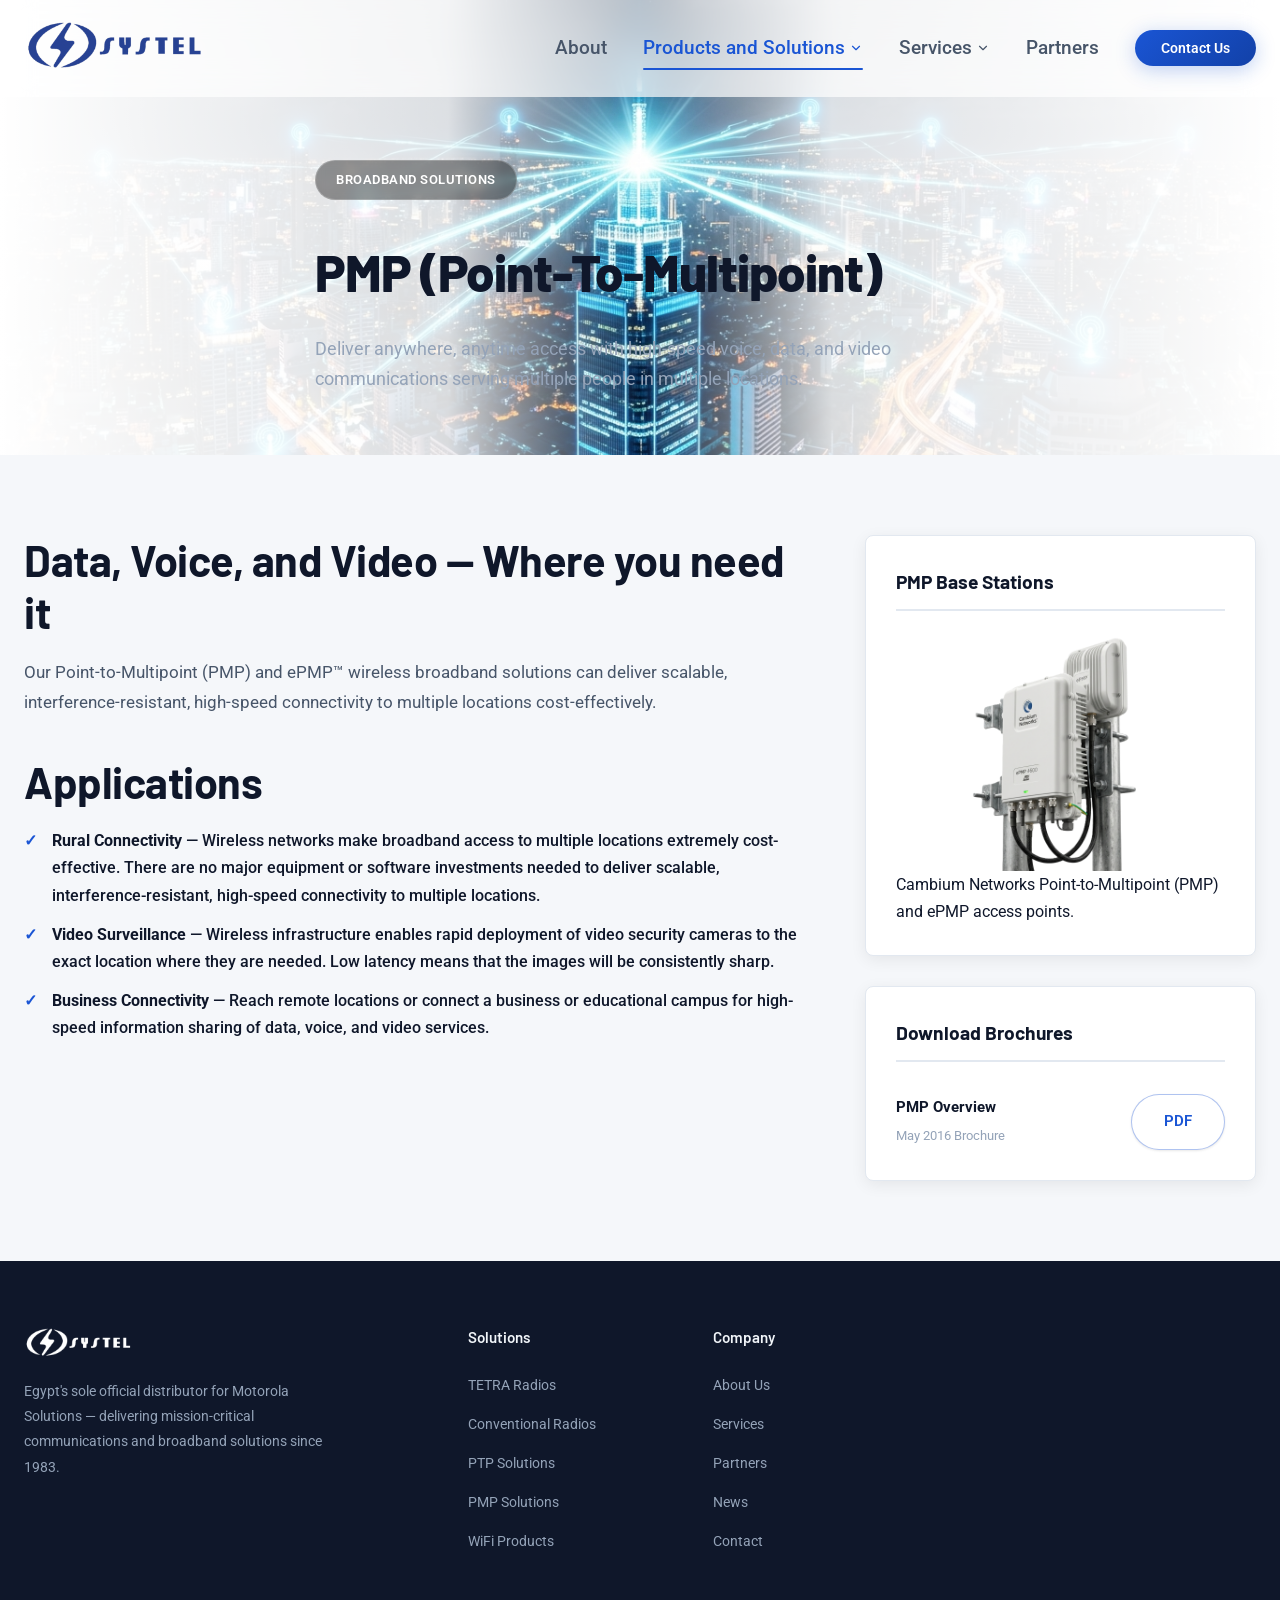
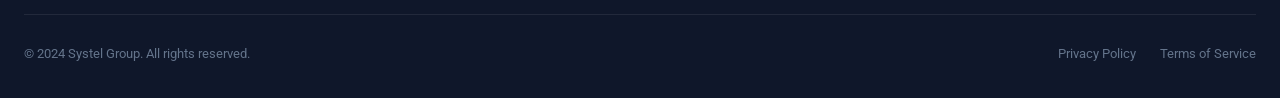
<file: pmp.html>
﻿<!DOCTYPE html>
<html lang="en">

<head>
  <meta charset="UTF-8">
  <meta name="viewport" content="width=device-width, initial-scale=1.0">
  <meta http-equiv="X-UA-Compatible" content="IE=edge">

  <!-- SEO Meta -->
  <title>PMP (Point-To-Multipoint) — Systel Group</title>
  <meta name="description"
    content="Systel Group Point-to-Multipoint (PMP) wireless broadband solutions deliver high-speed voice, data, and video communications serving multiple people in multiple locations.">
  <meta name="keywords"
    content="Systel, PMP, Point-To-Multipoint, ePMP, broadband, wireless network, Cambium, Motorola, telecom">
  <meta name="author" content="Systel Group">

  <!-- Favicon -->
  <link rel="icon" type="image/x-icon" href="https://systelgroup.com/wp-content/uploads/2019/10/favicon-5.ico">

  <!-- Stylesheet -->
  <link rel="stylesheet" href="styles.css">
</head>

<body>

  <!-- ============================================
       HEADER / NAVIGATION
       ============================================ -->
  <header class="header" id="header">
    <div class="container">
      <a href="index.html" class="logo" id="logo">
        <img src="images/systel-logo.png" alt="Systel Group" class="logo-img">
      </a>

      <nav>
        <ul class="nav-menu" id="navMenu">
          <li><a href="index.html#about" class="nav-link">About</a></li>
          <li class="nav-item-dropdown">
            <a href="index.html#products" class="nav-link active" style="display:flex; align-items:center; gap:4px;">
              Products and Solutions
              <svg xmlns="http://www.w3.org/2000/svg" width="14" height="14" viewBox="0 0 24 24" fill="none"
                stroke="currentColor" stroke-width="2" stroke-linecap="round" stroke-linejoin="round">
                <path d="m6 9 6 6 6-6" />
              </svg>
            </a>
            <div class="mega-menu">
              <div class="mega-menu-col">
                <h4>Two Way Radio</h4>
                <ul>
                  <li><a href="tetra-radios.html">Tetra Radios</a></li>
                  <li><a href="conventional-radios.html">Conventional Radios</a></li>
                </ul>
              </div>
              <div class="mega-menu-col">
                <h4>Broadband Solutions</h4>
                <ul>
                  <li><a href="ptp.html">PTP (Point-To-Point)</a></li>
                  <li><a href="pmp.html" style="color:var(--color-accent-primary);">PMP (Point – To – Multipoint)</a>
                  </li>
                  <li><a href="rfid.html">RFID</a></li>
                  <li><a href="wifi-hardware.html">WIFI Hardware Products</a></li>
                  <li><a href="wifi-software.html">WIFI Software Products</a></li>
                </ul>
              </div>
              <div class="mega-menu-col">
                <h4>Software Solutions</h4>
                <ul>
                  <li><a href="wadg.html">Wireless Applications Development Group</a></li>
                </ul>
              </div>
            </div>
          </li>
                    <li class="nav-item-dropdown">
            <a href="index.html#services" class="nav-link" style="display:flex; align-items:center; gap:4px;">
              Services
              <svg xmlns="http://www.w3.org/2000/svg" width="14" height="14" viewBox="0 0 24 24" fill="none"
                stroke="currentColor" stroke-width="2" stroke-linecap="round" stroke-linejoin="round">
                <path d="m6 9 6 6 6-6" />
              </svg>
            </a>
            <div class="mega-menu" style="min-width: 280px;">
              <div class="mega-menu-col" style="width: 100%; min-width: 250px; padding: 15px;">
                <ul>
                  <li><a href="technical-support.html">Technical Support</a></li>
                  <li><a href="installation-and-commissioning.html">Installation and Commissioning</a></li>
                  <li><a href="design-and-planning.html">Design and Planning</a></li>
                </ul>
              </div>
            </div>
          </li>
          <li><a href="index.html#partners" class="nav-link">Partners</a></li>
          <li><a href="index.html#contact" class="nav-link nav-cta">Contact Us</a></li>
        </ul>
      </nav>

      <button class="nav-toggle" id="navToggle" aria-label="Toggle navigation menu">
        <span></span>
        <span></span>
        <span></span>
      </button>
    </div>
  </header>

  <!-- ============================================
       INTERNAL HERO
       ============================================ -->
  <section class="internal-hero">
    <div class="hero-bg">
      <img src="images/pmp-hero.jpg" alt="PMP Smart City Network">
    </div>
    <div class="container relative">
      <div class="internal-hero-content">
        <div class="hero-badge">Broadband Solutions</div>
        <h1>PMP (Point-To-Multipoint)</h1>
        <p>Deliver anywhere, anytime access with high-speed voice, data, and video communications serving multiple
          people in multiple locations.</p>
      </div>
    </div>
  </section>

  <!-- ============================================
       PAGE CONTENT
       ============================================ -->
  <section class="page-content">
    <div class="container">
      <div class="page-grid">

        <!-- Main Content (Left) -->
        <div class="page-main">

          <h2 class="section-title">Data, Voice, and Video — Where you need it</h2>
          <p class="lead-text">Our Point-to-Multipoint (PMP) and ePMP™ wireless broadband solutions can deliver
            scalable, interference-resistant, high-speed connectivity to multiple locations cost-effectively.</p>

          <h2 class="section-title mt-40">Applications</h2>
          <ul class="feature-list">
            <li><strong style="color:var(--color-text-primary);">Rural Connectivity</strong> — Wireless networks make
              broadband access to multiple locations extremely cost-effective. There are no major equipment or software
              investments needed to deliver scalable, interference-resistant, high-speed connectivity to multiple
              locations.</li>
            <li><strong style="color:var(--color-text-primary);">Video Surveillance</strong> — Wireless infrastructure
              enables rapid deployment of video security cameras to the exact location where they are needed. Low
              latency means that the images will be consistently sharp.</li>
            <li><strong style="color:var(--color-text-primary);">Business Connectivity</strong> — Reach remote locations
              or connect a business or educational campus for high-speed information sharing of data, voice, and video
              services.</li>
          </ul>

        </div>

        <!-- Sidebar (Right) -->
        <div class="page-sidebar">
          <div class="sidebar-card text-center">
            <h3 class="mb-20">PMP Base Stations</h3>
            <img src="images/pmp-device.png" alt="PMP Base Station Device" class="img-fluid mb-20"
              style="max-width:240px; margin:0 auto; mix-blend-mode: darken;">
            <p class="text-muted text-sm">Cambium Networks Point-to-Multipoint (PMP) and ePMP access points.</p>
          </div>

          <div class="sidebar-card mt-30">
            <h3>Download Brochures</h3>
            <ul class="download-list">
              <li>
                <div class="download-info">
                  <strong>PMP Overview</strong>
                  <span>May 2016 Brochure</span>
                </div>
                <a href="#" class="btn btn-secondary btn-sm">PDF</a>
              </li>
            </ul>
          </div>
        </div>

      </div>
    </div>
  </section>

  <!-- ============================================
       FOOTER
       ============================================ -->
  <footer class="footer" id="footer">
    <div class="container">
      <div class="footer-grid">
        <div class="footer-brand">
          <a href="index.html" class="logo">
            <img src="images/systel-logo.png" alt="Systel Group" class="logo-img">
          </a>
          <p>Egypt's sole official distributor for Motorola Solutions — delivering mission-critical communications and
            broadband solutions since 1983.</p>
        </div>
        <div class="footer-col">
          <h4>Solutions</h4>
          <ul>
            <li><a href="tetra-radios.html">TETRA Radios</a></li>
            <li><a href="conventional-radios.html">Conventional Radios</a></li>
            <li><a href="ptp.html">PTP Solutions</a></li>
            <li><a href="pmp.html">PMP Solutions</a></li>
            <li><a href="#">WiFi Products</a></li>
          </ul>
        </div>
        <div class="footer-col">
          <h4>Company</h4>
          <ul>
            <li><a href="index.html#about">About Us</a></li>
            <li><a href="index.html#services">Services</a></li>
            <li><a href="index.html#partners">Partners</a></li>
            <li><a href="index.html#news">News</a></li>
            <li><a href="index.html#contact">Contact</a></li>
          </ul>
        </div>
      </div>
      <div class="footer-bottom">
        <p>&copy; 2024 Systel Group. All rights reserved.</p>
        <div class="footer-bottom-links">
          <a href="#">Privacy Policy</a>
          <a href="#">Terms of Service</a>
        </div>
      </div>
    </div>
  </footer>

  <script src="script.js"></script>
</body>

</html>
</file>
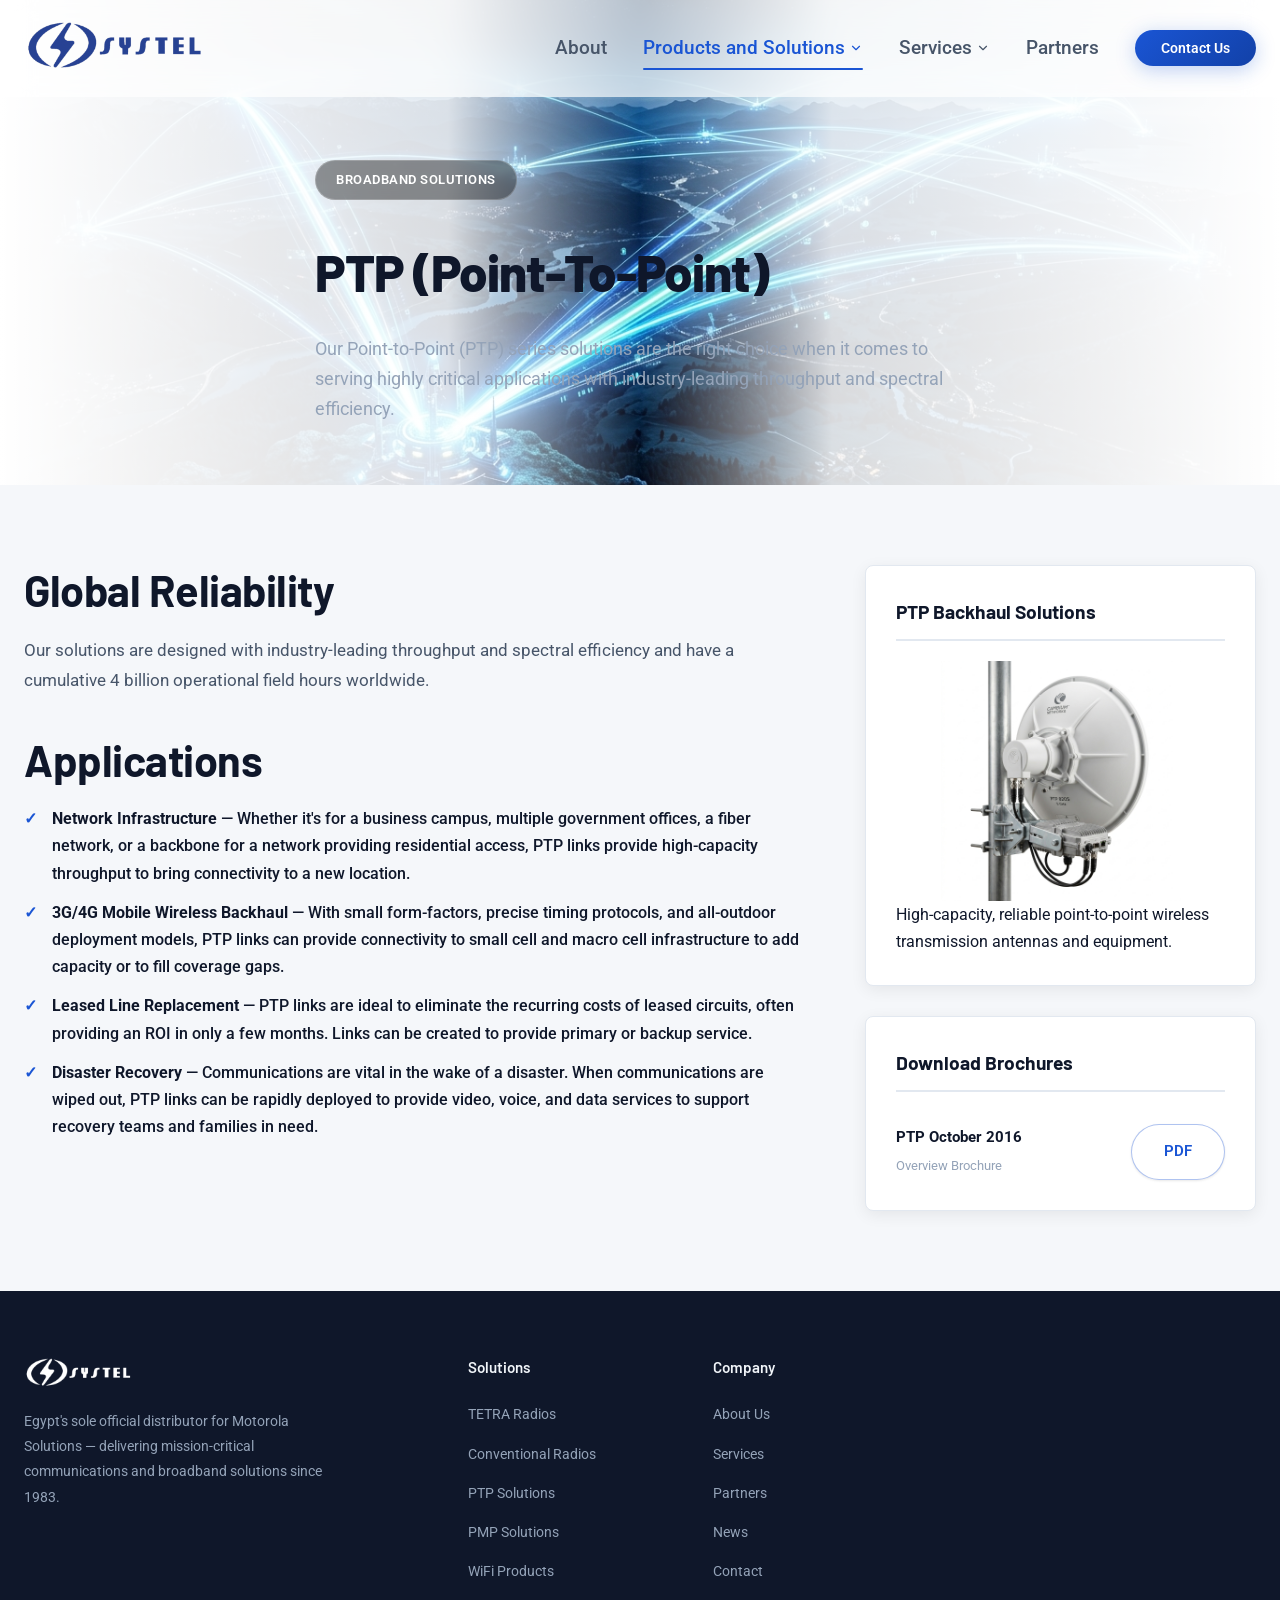
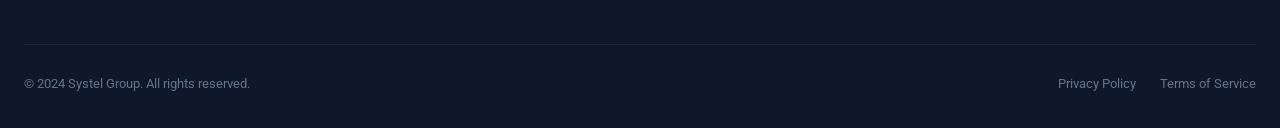
<file: ptp.html>
﻿<!DOCTYPE html>
<html lang="en">
<head>
  <meta charset="UTF-8">
  <meta name="viewport" content="width=device-width, initial-scale=1.0">
  <meta http-equiv="X-UA-Compatible" content="IE=edge">

  <!-- SEO Meta -->
  <title>PTP (Point-To-Point) — Systel Group</title>
  <meta name="description" content="Systel Group Point-to-Point (PTP) series solutions are designed with industry-leading throughput and spectral efficiency for highly critical applications.">
  <meta name="keywords" content="Systel, PTP, Point-To-Point, broadband, wireless backhaul, Cambium, Motorola, telecom">
  <meta name="author" content="Systel Group">

  <!-- Favicon -->
  <link rel="icon" type="image/x-icon" href="https://systelgroup.com/wp-content/uploads/2019/10/favicon-5.ico">

  <!-- Stylesheet -->
  <link rel="stylesheet" href="styles.css">
</head>
<body>

  <!-- ============================================
       HEADER / NAVIGATION
       ============================================ -->
  <header class="header" id="header">
    <div class="container">
      <a href="index.html" class="logo" id="logo">
        <img src="images/systel-logo.png" alt="Systel Group" class="logo-img">
      </a>

      <nav>
        <ul class="nav-menu" id="navMenu">
          <li><a href="index.html#about" class="nav-link">About</a></li>
          <li class="nav-item-dropdown">
            <a href="index.html#products" class="nav-link active" style="display:flex; align-items:center; gap:4px;">
              Products and Solutions
              <svg xmlns="http://www.w3.org/2000/svg" width="14" height="14" viewBox="0 0 24 24" fill="none" stroke="currentColor" stroke-width="2" stroke-linecap="round" stroke-linejoin="round"><path d="m6 9 6 6 6-6"/></svg>
            </a>
            <div class="mega-menu">
              <div class="mega-menu-col">
                <h4>Two Way Radio</h4>
                <ul>
                  <li><a href="tetra-radios.html">Tetra Radios</a></li>
                  <li><a href="conventional-radios.html">Conventional Radios</a></li>
                </ul>
              </div>
              <div class="mega-menu-col">
                <h4>Broadband Solutions</h4>
                <ul>
                  <li><a href="ptp.html" style="color:var(--color-accent-primary);">PTP (Point-To-Point)</a></li>
                  <li><a href="pmp.html">PMP (Point – To – Multipoint)</a></li>
                  <li><a href="rfid.html">RFID</a></li>
                  <li><a href="wifi-hardware.html">WIFI Hardware Products</a></li>
                  <li><a href="wifi-software.html">WIFI Software Products</a></li>
                </ul>
              </div>
              <div class="mega-menu-col">
                <h4>Software Solutions</h4>
                <ul>
                  <li><a href="wadg.html">Wireless Applications Development Group</a></li>
                </ul>
              </div>
            </div>
          </li>
                    <li class="nav-item-dropdown">
            <a href="index.html#services" class="nav-link" style="display:flex; align-items:center; gap:4px;">
              Services
              <svg xmlns="http://www.w3.org/2000/svg" width="14" height="14" viewBox="0 0 24 24" fill="none"
                stroke="currentColor" stroke-width="2" stroke-linecap="round" stroke-linejoin="round">
                <path d="m6 9 6 6 6-6" />
              </svg>
            </a>
            <div class="mega-menu" style="min-width: 280px;">
              <div class="mega-menu-col" style="width: 100%; min-width: 250px; padding: 15px;">
                <ul>
                  <li><a href="technical-support.html">Technical Support</a></li>
                  <li><a href="installation-and-commissioning.html">Installation and Commissioning</a></li>
                  <li><a href="design-and-planning.html">Design and Planning</a></li>
                </ul>
              </div>
            </div>
          </li>
          <li><a href="index.html#partners" class="nav-link">Partners</a></li>
          <li><a href="index.html#contact" class="nav-link nav-cta">Contact Us</a></li>
        </ul>
      </nav>

      <button class="nav-toggle" id="navToggle" aria-label="Toggle navigation menu">
        <span></span>
        <span></span>
        <span></span>
      </button>
    </div>
  </header>

  <!-- ============================================
       INTERNAL HERO
       ============================================ -->
  <section class="internal-hero">
    <div class="hero-bg">
      <img src="images/ptp-hero.jpg" alt="PTP Mission Critical Network">
    </div>
    <div class="container relative">
      <div class="internal-hero-content">
        <div class="hero-badge">Broadband Solutions</div>
        <h1>PTP (Point-To-Point)</h1>
        <p>Our Point-to-Point (PTP) series solutions are the right choice when it comes to serving highly critical applications with industry-leading throughput and spectral efficiency.</p>
      </div>
    </div>
  </section>

  <!-- ============================================
       PAGE CONTENT
       ============================================ -->
  <section class="page-content">
    <div class="container">
      <div class="page-grid">
        
        <!-- Main Content (Left) -->
        <div class="page-main">
          
          <h2 class="section-title">Global Reliability</h2>
          <p class="lead-text">Our solutions are designed with industry-leading throughput and spectral efficiency and have a cumulative 4 billion operational field hours worldwide.</p>

          <h2 class="section-title mt-40">Applications</h2>
          <ul class="feature-list">
            <li><strong style="color:var(--color-text-primary);">Network Infrastructure</strong> — Whether it's for a business campus, multiple government offices, a fiber network, or a backbone for a network providing residential access, PTP links provide high-capacity throughput to bring connectivity to a new location.</li>
            <li><strong style="color:var(--color-text-primary);">3G/4G Mobile Wireless Backhaul</strong> — With small form-factors, precise timing protocols, and all-outdoor deployment models, PTP links can provide connectivity to small cell and macro cell infrastructure to add capacity or to fill coverage gaps.</li>
            <li><strong style="color:var(--color-text-primary);">Leased Line Replacement</strong> — PTP links are ideal to eliminate the recurring costs of leased circuits, often providing an ROI in only a few months. Links can be created to provide primary or backup service.</li>
            <li><strong style="color:var(--color-text-primary);">Disaster Recovery</strong> — Communications are vital in the wake of a disaster. When communications are wiped out, PTP links can be rapidly deployed to provide video, voice, and data services to support recovery teams and families in need.</li>
          </ul>

        </div>

        <!-- Sidebar (Right) -->
        <div class="page-sidebar">
          <div class="sidebar-card text-center">
            <h3 class="mb-20">PTP Backhaul Solutions</h3>
            <img src="images/ptp-device.jpg" alt="PTP Antenna Device" class="img-fluid mb-20" style="max-width:240px; margin:0 auto; mix-blend-mode: darken;">
            <p class="text-muted text-sm">High-capacity, reliable point-to-point wireless transmission antennas and equipment.</p>
          </div>

          <div class="sidebar-card mt-30">
            <h3>Download Brochures</h3>
            <ul class="download-list">
              <li>
                <div class="download-info">
                  <strong>PTP October 2016</strong>
                  <span>Overview Brochure</span>
                </div>
                <a href="#" class="btn btn-secondary btn-sm">PDF</a>
              </li>
            </ul>
          </div>
        </div>

      </div>
    </div>
  </section>

  <!-- ============================================
       FOOTER
       ============================================ -->
  <footer class="footer" id="footer">
    <div class="container">
      <div class="footer-grid">
        <div class="footer-brand">
          <a href="index.html" class="logo">
            <img src="images/systel-logo.png" alt="Systel Group" class="logo-img">
          </a>
          <p>Egypt's sole official distributor for Motorola Solutions — delivering mission-critical communications and broadband solutions since 1983.</p>
        </div>
        <div class="footer-col">
          <h4>Solutions</h4>
          <ul>
            <li><a href="tetra-radios.html">TETRA Radios</a></li>
            <li><a href="conventional-radios.html">Conventional Radios</a></li>
            <li><a href="ptp.html">PTP Solutions</a></li>
            <li><a href="#">PMP Solutions</a></li>
            <li><a href="#">WiFi Products</a></li>
          </ul>
        </div>
        <div class="footer-col">
          <h4>Company</h4>
          <ul>
            <li><a href="index.html#about">About Us</a></li>
            <li><a href="index.html#services">Services</a></li>
            <li><a href="index.html#partners">Partners</a></li>
            <li><a href="index.html#news">News</a></li>
            <li><a href="index.html#contact">Contact</a></li>
          </ul>
        </div>
      </div>
      <div class="footer-bottom">
        <p>&copy; 2024 Systel Group. All rights reserved.</p>
        <div class="footer-bottom-links">
          <a href="#">Privacy Policy</a>
          <a href="#">Terms of Service</a>
        </div>
      </div>
    </div>
  </footer>

  <script src="script.js"></script>
</body>
</html>
</file>
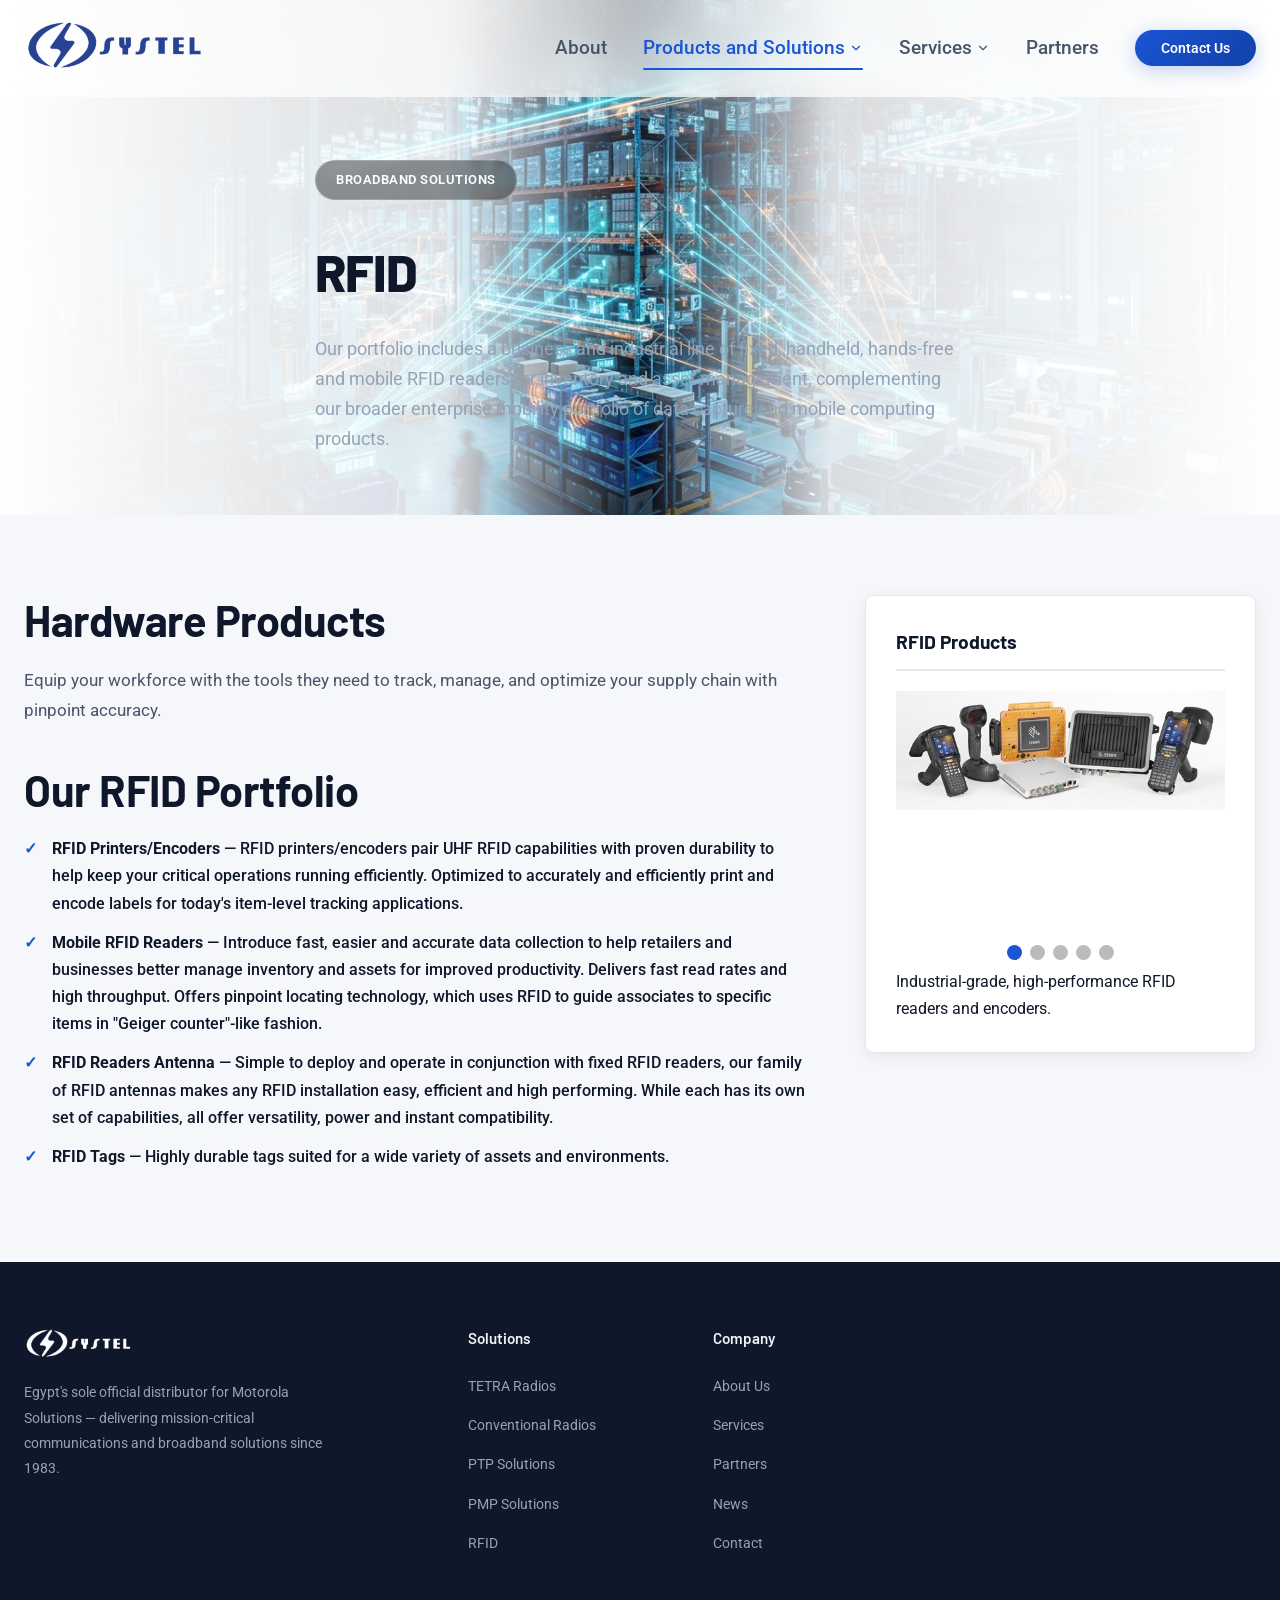
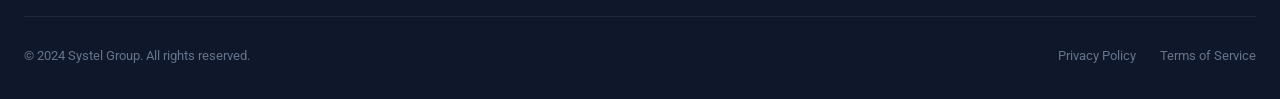
<file: rfid.html>
﻿<!DOCTYPE html>
<html lang="en">

<head>
  <meta charset="UTF-8">
  <meta name="viewport" content="width=device-width, initial-scale=1.0">
  <meta http-equiv="X-UA-Compatible" content="IE=edge">

  <!-- SEO Meta -->
  <title>RFID Solutions — Systel Group</title>
  <meta name="description"
    content="Systel Group RFID portfolio includes a business and industrial line of fixed, handheld, hands-free and mobile RFID readers for inventory and asset management.">
  <meta name="keywords" content="Systel, RFID, RFID readers, Zebra, Motorola, inventory management, asset tracking">
  <meta name="author" content="Systel Group">

  <!-- Favicon -->
  <link rel="icon" type="image/x-icon" href="https://systelgroup.com/wp-content/uploads/2019/10/favicon-5.ico">

  <!-- Stylesheet -->
  <link rel="stylesheet" href="styles.css">
</head>

<body>

  <!-- ============================================
       HEADER / NAVIGATION
       ============================================ -->
  <header class="header" id="header">
    <div class="container">
      <a href="index.html" class="logo" id="logo">
        <img src="images/systel-logo.png" alt="Systel Group" class="logo-img">
      </a>

      <nav>
        <ul class="nav-menu" id="navMenu">
          <li><a href="index.html#about" class="nav-link">About</a></li>
          <li class="nav-item-dropdown">
            <a href="index.html#products" class="nav-link active" style="display:flex; align-items:center; gap:4px;">
              Products and Solutions
              <svg xmlns="http://www.w3.org/2000/svg" width="14" height="14" viewBox="0 0 24 24" fill="none"
                stroke="currentColor" stroke-width="2" stroke-linecap="round" stroke-linejoin="round">
                <path d="m6 9 6 6 6-6" />
              </svg>
            </a>
            <div class="mega-menu">
              <div class="mega-menu-col">
                <h4>Two Way Radio</h4>
                <ul>
                  <li><a href="tetra-radios.html">Tetra Radios</a></li>
                  <li><a href="conventional-radios.html">Conventional Radios</a></li>
                </ul>
              </div>
              <div class="mega-menu-col">
                <h4>Broadband Solutions</h4>
                <ul>
                  <li><a href="ptp.html">PTP (Point-To-Point)</a></li>
                  <li><a href="pmp.html">PMP (Point – To – Multipoint)</a></li>
                  <li><a href="rfid.html" style="color:var(--color-accent-primary);">RFID</a></li>
                  <li><a href="wifi-hardware.html">WIFI Hardware Products</a></li>
                  <li><a href="wifi-software.html">WIFI Software Products</a></li>
                </ul>
              </div>
              <div class="mega-menu-col">
                <h4>Software Solutions</h4>
                <ul>
                  <li><a href="wadg.html">Wireless Applications Development Group</a></li>
                </ul>
              </div>
            </div>
          </li>
                    <li class="nav-item-dropdown">
            <a href="index.html#services" class="nav-link" style="display:flex; align-items:center; gap:4px;">
              Services
              <svg xmlns="http://www.w3.org/2000/svg" width="14" height="14" viewBox="0 0 24 24" fill="none"
                stroke="currentColor" stroke-width="2" stroke-linecap="round" stroke-linejoin="round">
                <path d="m6 9 6 6 6-6" />
              </svg>
            </a>
            <div class="mega-menu" style="min-width: 280px;">
              <div class="mega-menu-col" style="width: 100%; min-width: 250px; padding: 15px;">
                <ul>
                  <li><a href="technical-support.html">Technical Support</a></li>
                  <li><a href="installation-and-commissioning.html">Installation and Commissioning</a></li>
                  <li><a href="design-and-planning.html">Design and Planning</a></li>
                </ul>
              </div>
            </div>
          </li>
          <li><a href="index.html#partners" class="nav-link">Partners</a></li>
          <li><a href="index.html#contact" class="nav-link nav-cta">Contact Us</a></li>
        </ul>
      </nav>

      <button class="nav-toggle" id="navToggle" aria-label="Toggle navigation menu">
        <span></span>
        <span></span>
        <span></span>
      </button>
    </div>
  </header>

  <!-- ============================================
       INTERNAL HERO
       ============================================ -->
  <section class="internal-hero">
    <div class="hero-bg">
      <img src="images/rfid-hero.jpg" alt="RFID Technology and Tracking">
    </div>
    <div class="container relative">
      <div class="internal-hero-content">
        <div class="hero-badge">Broadband Solutions</div>
        <h1>RFID</h1>
        <p>Our portfolio includes a business and industrial line of fixed, handheld, hands-free and mobile RFID readers
          for inventory and asset management, complementing our broader enterprise mobility portfolio of data capture
          and mobile computing products.</p>
      </div>
    </div>
  </section>

  <!-- ============================================
       PAGE CONTENT
       ============================================ -->
  <section class="page-content">
    <div class="container">
      <div class="page-grid">

        <!-- Main Content (Left) -->
        <div class="page-main">

          <h2 class="section-title">Hardware Products</h2>
          <p class="lead-text">Equip your workforce with the tools they need to track, manage, and optimize your supply
            chain with pinpoint accuracy.</p>

          <h2 class="section-title mt-40">Our RFID Portfolio</h2>
          <ul class="feature-list">
            <li><strong style="color:var(--color-text-primary);">RFID Printers/Encoders</strong> — RFID
              printers/encoders pair UHF RFID capabilities with proven durability to help keep your critical operations
              running efficiently. Optimized to accurately and efficiently print and encode labels for today's
              item-level tracking applications.</li>
            <li><strong style="color:var(--color-text-primary);">Mobile RFID Readers</strong> — Introduce fast, easier
              and accurate data collection to help retailers and businesses better manage inventory and assets for
              improved productivity. Delivers fast read rates and high throughput. Offers pinpoint locating technology,
              which uses RFID to guide associates to specific items in "Geiger counter"-like fashion.</li>
            <li><strong style="color:var(--color-text-primary);">RFID Readers Antenna</strong> — Simple to deploy and
              operate in conjunction with fixed RFID readers, our family of RFID antennas makes any RFID installation
              easy, efficient and high performing. While each has its own set of capabilities, all offer versatility,
              power and instant compatibility.</li>
            <li><strong style="color:var(--color-text-primary);">RFID Tags</strong> — Highly durable tags suited for a
              wide variety of assets and environments.</li>
          </ul>

        </div>

        <!-- Sidebar (Right) -->
        <div class="page-sidebar">
          <div class="sidebar-card text-center">
            <h3 class="mb-20">RFID Products</h3>

            <!-- Slideshow container -->
            <div class="slideshow-container">
              <div class="mySlides fade">
                <img src="images/rfid-orig-1.jpg" style="width:100%">
              </div>
              <div class="mySlides fade">
                <img src="images/rfid-printer.jpg" style="width:100%">
              </div>
              <div class="mySlides fade">
                <img src="images/rfid-fixed.jpg" style="width:100%">
              </div>
              <div class="mySlides fade">
                <img src="images/rfid-device.jpg" style="width:100%">
              </div>
              <div class="mySlides fade">
                <img src="images/rfid-orig-4.jpg" style="width:100%">
              </div>

              <!-- Next and previous buttons -->
              <!-- <a class="prev-slide" onclick="plusSlides(-1)">&#10094;</a>
              <a class="next-slide" onclick="plusSlides(1)">&#10095;</a> -->
            </div>

            <!-- The dots/circles -->
            <div style="text-align:center; margin-top:10px;">
              <span class="dot" onclick="currentSlide(1)"></span>
              <span class="dot" onclick="currentSlide(2)"></span>
              <span class="dot" onclick="currentSlide(3)"></span>
              <span class="dot" onclick="currentSlide(4)"></span>
              <span class="dot" onclick="currentSlide(5)"></span>
            </div>

            <p class="text-muted text-sm mt-20">Industrial-grade, high-performance RFID readers and encoders.</p>
          </div>
        </div>

      </div>
    </div>
  </section>

  <!-- ============================================
       FOOTER
       ============================================ -->
  <footer class="footer" id="footer">
    <div class="container">
      <div class="footer-grid">
        <div class="footer-brand">
          <a href="index.html" class="logo">
            <img src="images/systel-logo.png" alt="Systel Group" class="logo-img">
          </a>
          <p>Egypt's sole official distributor for Motorola Solutions — delivering mission-critical communications and
            broadband solutions since 1983.</p>
        </div>
        <div class="footer-col">
          <h4>Solutions</h4>
          <ul>
            <li><a href="tetra-radios.html">TETRA Radios</a></li>
            <li><a href="conventional-radios.html">Conventional Radios</a></li>
            <li><a href="ptp.html">PTP Solutions</a></li>
            <li><a href="pmp.html">PMP Solutions</a></li>
            <li><a href="rfid.html">RFID</a></li>
          </ul>
        </div>
        <div class="footer-col">
          <h4>Company</h4>
          <ul>
            <li><a href="index.html#about">About Us</a></li>
            <li><a href="index.html#services">Services</a></li>
            <li><a href="index.html#partners">Partners</a></li>
            <li><a href="index.html#news">News</a></li>
            <li><a href="index.html#contact">Contact</a></li>
          </ul>
        </div>
      </div>
      <div class="footer-bottom">
        <p>&copy; 2024 Systel Group. All rights reserved.</p>
        <div class="footer-bottom-links">
          <a href="#">Privacy Policy</a>
          <a href="#">Terms of Service</a>
        </div>
      </div>
    </div>
  </footer>

  <script src="script.js"></script>
</body>

</html>
</file>
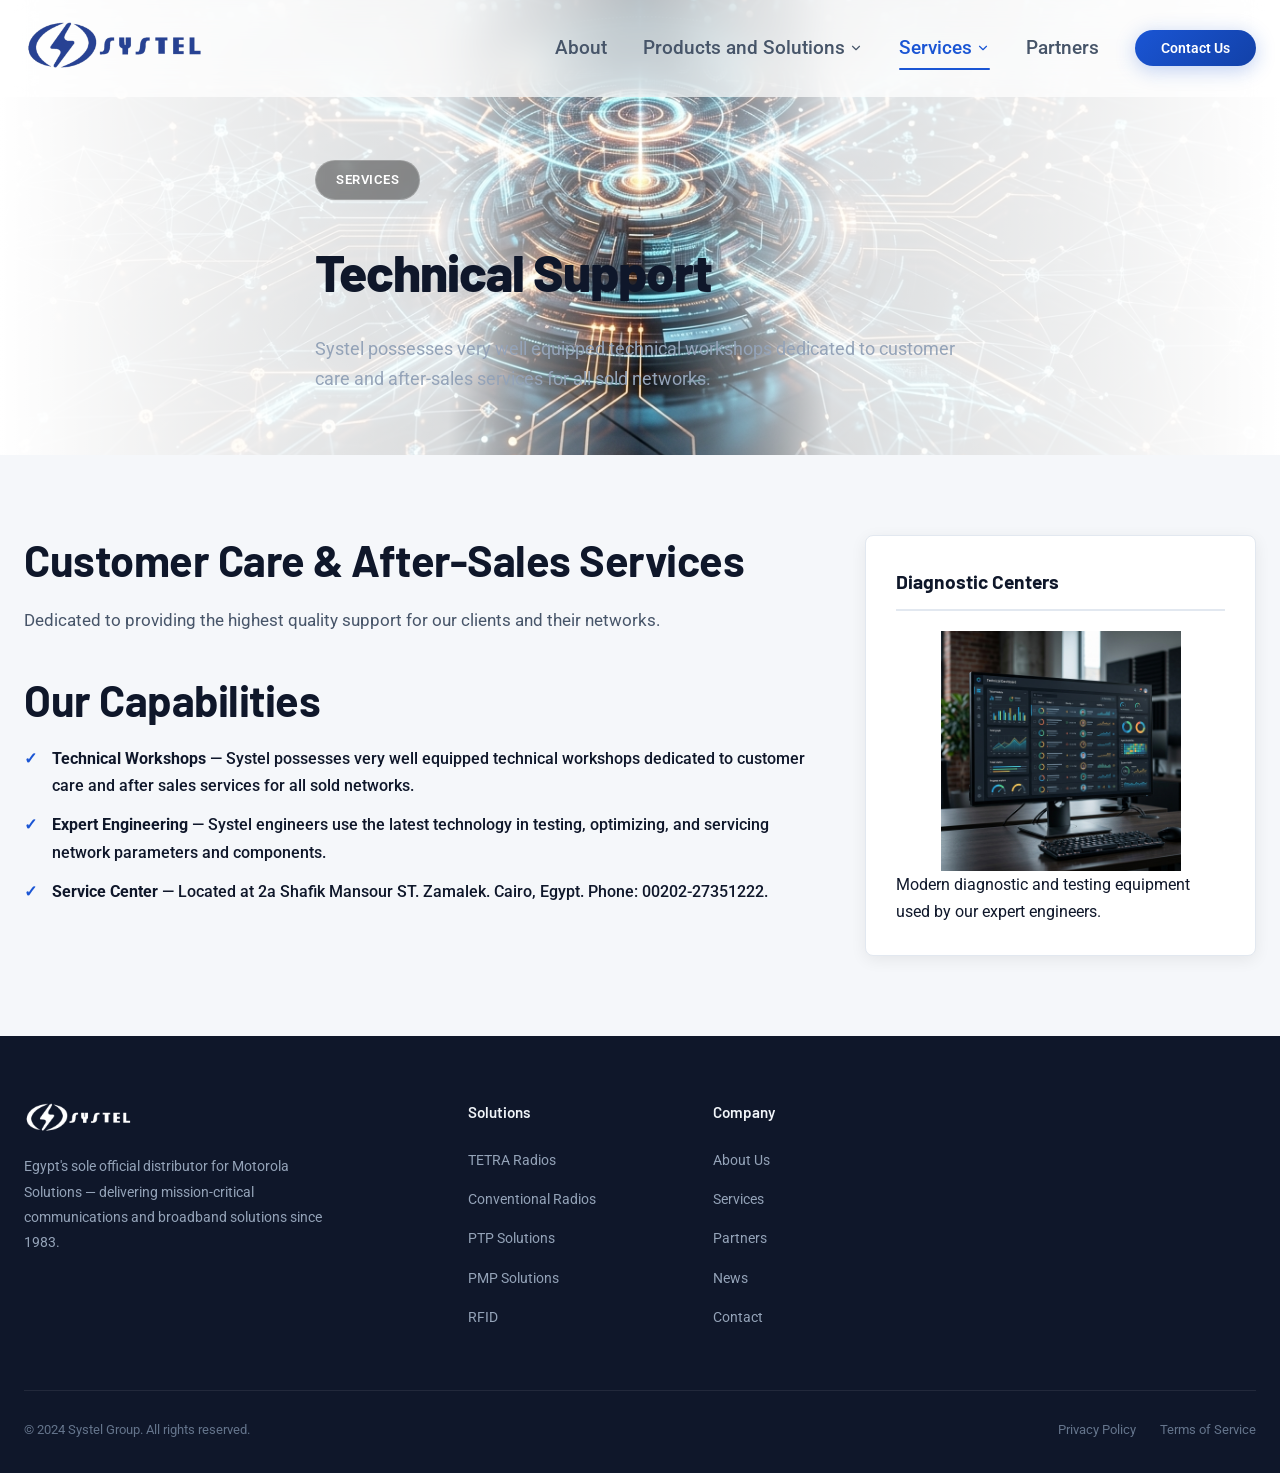
<file: technical-support.html>
﻿<!DOCTYPE html>
<html lang="en">

<head>
  <meta charset="UTF-8">
  <meta name="viewport" content="width=device-width, initial-scale=1.0">
  <meta http-equiv="X-UA-Compatible" content="IE=edge">

  <!-- SEO Meta -->
  <title>Technical Support — Systel Group</title>
  <meta name="description"
    content="Customer care and after-sales services. Well-equipped technical workshops.">
  <meta name="keywords" content="Technical Support, Customer care, Systel, workshops, engineering">
  <meta name="author" content="Systel Group">

  <!-- Favicon -->
  <link rel="icon" type="image/x-icon" href="https://systelgroup.com/wp-content/uploads/2019/10/favicon-5.ico">

  <!-- Stylesheet -->
  <link rel="stylesheet" href="styles.css">
</head>

<body>

  <!-- ============================================
       HEADER / NAVIGATION
       ============================================ -->
  <header class="header" id="header">
    <div class="container">
      <a href="index.html" class="logo" id="logo">
        <img src="images/systel-logo.png" alt="Systel Group" class="logo-img">
      </a>

      <nav>
        <ul class="nav-menu" id="navMenu">
          <li><a href="index.html#about" class="nav-link">About</a></li>
          <li class="nav-item-dropdown">
            <a href="index.html#products" class="nav-link" style="display:flex; align-items:center; gap:4px;">
              Products and Solutions
              <svg xmlns="http://www.w3.org/2000/svg" width="14" height="14" viewBox="0 0 24 24" fill="none"
                stroke="currentColor" stroke-width="2" stroke-linecap="round" stroke-linejoin="round">
                <path d="m6 9 6 6 6-6" />
              </svg>
            </a>
            <div class="mega-menu">
              <div class="mega-menu-col">
                <h4>Two Way Radio</h4>
                <ul>
                  <li><a href="tetra-radios.html">Tetra Radios</a></li>
                  <li><a href="conventional-radios.html">Conventional Radios</a></li>
                </ul>
              </div>
              <div class="mega-menu-col">
                <h4>Broadband Solutions</h4>
                <ul>
                  <li><a href="ptp.html">PTP (Point-To-Point)</a></li>
                  <li><a href="pmp.html">PMP (Point – To – Multipoint)</a></li>
                  <li><a href="rfid.html" >RFID</a></li>
                  <li><a href="wifi-hardware.html">WIFI Hardware Products</a></li>
                  <li><a href="wifi-software.html">WIFI Software Products</a></li>
                </ul>
              </div>
              <div class="mega-menu-col">
                <h4>Software Solutions</h4>
                <ul>
                  <li><a href="wadg.html">Wireless Applications Development Group</a></li>
                </ul>
              </div>
            </div>
          </li>
                    <li class="nav-item-dropdown">
            <a href="index.html#services" class="nav-link active" style="display:flex; align-items:center; gap:4px;">
              Services
              <svg xmlns="http://www.w3.org/2000/svg" width="14" height="14" viewBox="0 0 24 24" fill="none"
                stroke="currentColor" stroke-width="2" stroke-linecap="round" stroke-linejoin="round">
                <path d="m6 9 6 6 6-6" />
              </svg>
            </a>
            <div class="mega-menu" style="min-width: 280px;">
              <div class="mega-menu-col" style="width: 100%; min-width: 250px; padding: 15px;">
                <ul>
                  <li><a href="technical-support.html" style="color:var(--color-accent-primary);">Technical Support</a></li>
                  <li><a href="installation-and-commissioning.html">Installation and Commissioning</a></li>
                  <li><a href="design-and-planning.html">Design and Planning</a></li>
                </ul>
              </div>
            </div>
          </li>
          <li><a href="index.html#partners" class="nav-link">Partners</a></li>
          <li><a href="index.html#contact" class="nav-link nav-cta">Contact Us</a></li>
        </ul>
      </nav>

      <button class="nav-toggle" id="navToggle" aria-label="Toggle navigation menu">
        <span></span>
        <span></span>
        <span></span>
      </button>
    </div>
  </header>

  <!-- ============================================
       INTERNAL HERO
       ============================================ -->
  <section class="internal-hero">
    <div class="hero-bg">
      <img src="images/tech-support-hero.jpg" alt="Technical Support and Customer Care">
    </div>
    <div class="container relative">
      <div class="internal-hero-content">
        <div class="hero-badge">Services</div>
        <h1>Technical Support</h1>
        <p>Systel possesses very well equipped technical workshops dedicated to customer care and after-sales services for all sold networks.</p>
      </div>
    </div>
  </section>

  <!-- ============================================
       PAGE CONTENT
       ============================================ -->
  <section class="page-content">
    <div class="container">
      <div class="page-grid">

        <!-- Main Content (Left) -->
        <div class="page-main">

          <h2 class="section-title">Customer Care & After-Sales Services</h2>
          <p class="lead-text">Dedicated to providing the highest quality support for our clients and their networks.</p>

          <h2 class="section-title mt-40">Our Capabilities</h2>
          <ul class="feature-list">
            <li><strong style="color:var(--color-text-primary);">Technical Workshops</strong> — Systel possesses very well equipped technical workshops dedicated to customer care and after sales services for all sold networks.</li>
            <li><strong style="color:var(--color-text-primary);">Expert Engineering</strong> — Systel engineers use the latest technology in testing, optimizing, and servicing network parameters and components.</li>
            <li><strong style="color:var(--color-text-primary);">Service Center</strong> — Located at 2a Shafik Mansour ST. Zamalek. Cairo, Egypt. Phone: 00202-27351222.</li>
          </ul>

        </div>

        <div class="page-sidebar">
          <div class="sidebar-card text-center">
            <h3 class="mb-20">Diagnostic Centers</h3>
            <img src="images/tech-support-device.jpg" alt="Technical Support Diagnostics" class="img-fluid mb-20" style="max-width:240px; margin:0 auto; mix-blend-mode: darken;">
            <p class="text-muted text-sm">Modern diagnostic and testing equipment used by our expert engineers.</p>
          </div>
        </div>

      </div>
    </div>
  </section>

  <!-- ============================================
       FOOTER
       ============================================ -->
  <footer class="footer" id="footer">
    <div class="container">
      <div class="footer-grid">
        <div class="footer-brand">
          <a href="index.html" class="logo">
            <img src="images/systel-logo.png" alt="Systel Group" class="logo-img">
          </a>
          <p>Egypt's sole official distributor for Motorola Solutions — delivering mission-critical communications and
            broadband solutions since 1983.</p>
        </div>
        <div class="footer-col">
          <h4>Solutions</h4>
          <ul>
            <li><a href="tetra-radios.html">TETRA Radios</a></li>
            <li><a href="conventional-radios.html">Conventional Radios</a></li>
            <li><a href="ptp.html">PTP Solutions</a></li>
            <li><a href="pmp.html">PMP Solutions</a></li>
            <li><a href="rfid.html">RFID</a></li>
          </ul>
        </div>
        <div class="footer-col">
          <h4>Company</h4>
          <ul>
            <li><a href="index.html#about">About Us</a></li>
            <li><a href="index.html#services">Services</a></li>
            <li><a href="index.html#partners">Partners</a></li>
            <li><a href="index.html#news">News</a></li>
            <li><a href="index.html#contact">Contact</a></li>
          </ul>
        </div>
      </div>
      <div class="footer-bottom">
        <p>&copy; 2024 Systel Group. All rights reserved.</p>
        <div class="footer-bottom-links">
          <a href="#">Privacy Policy</a>
          <a href="#">Terms of Service</a>
        </div>
      </div>
    </div>
  </footer>

  <script src="script.js"></script>
</body>

</html>
</file>
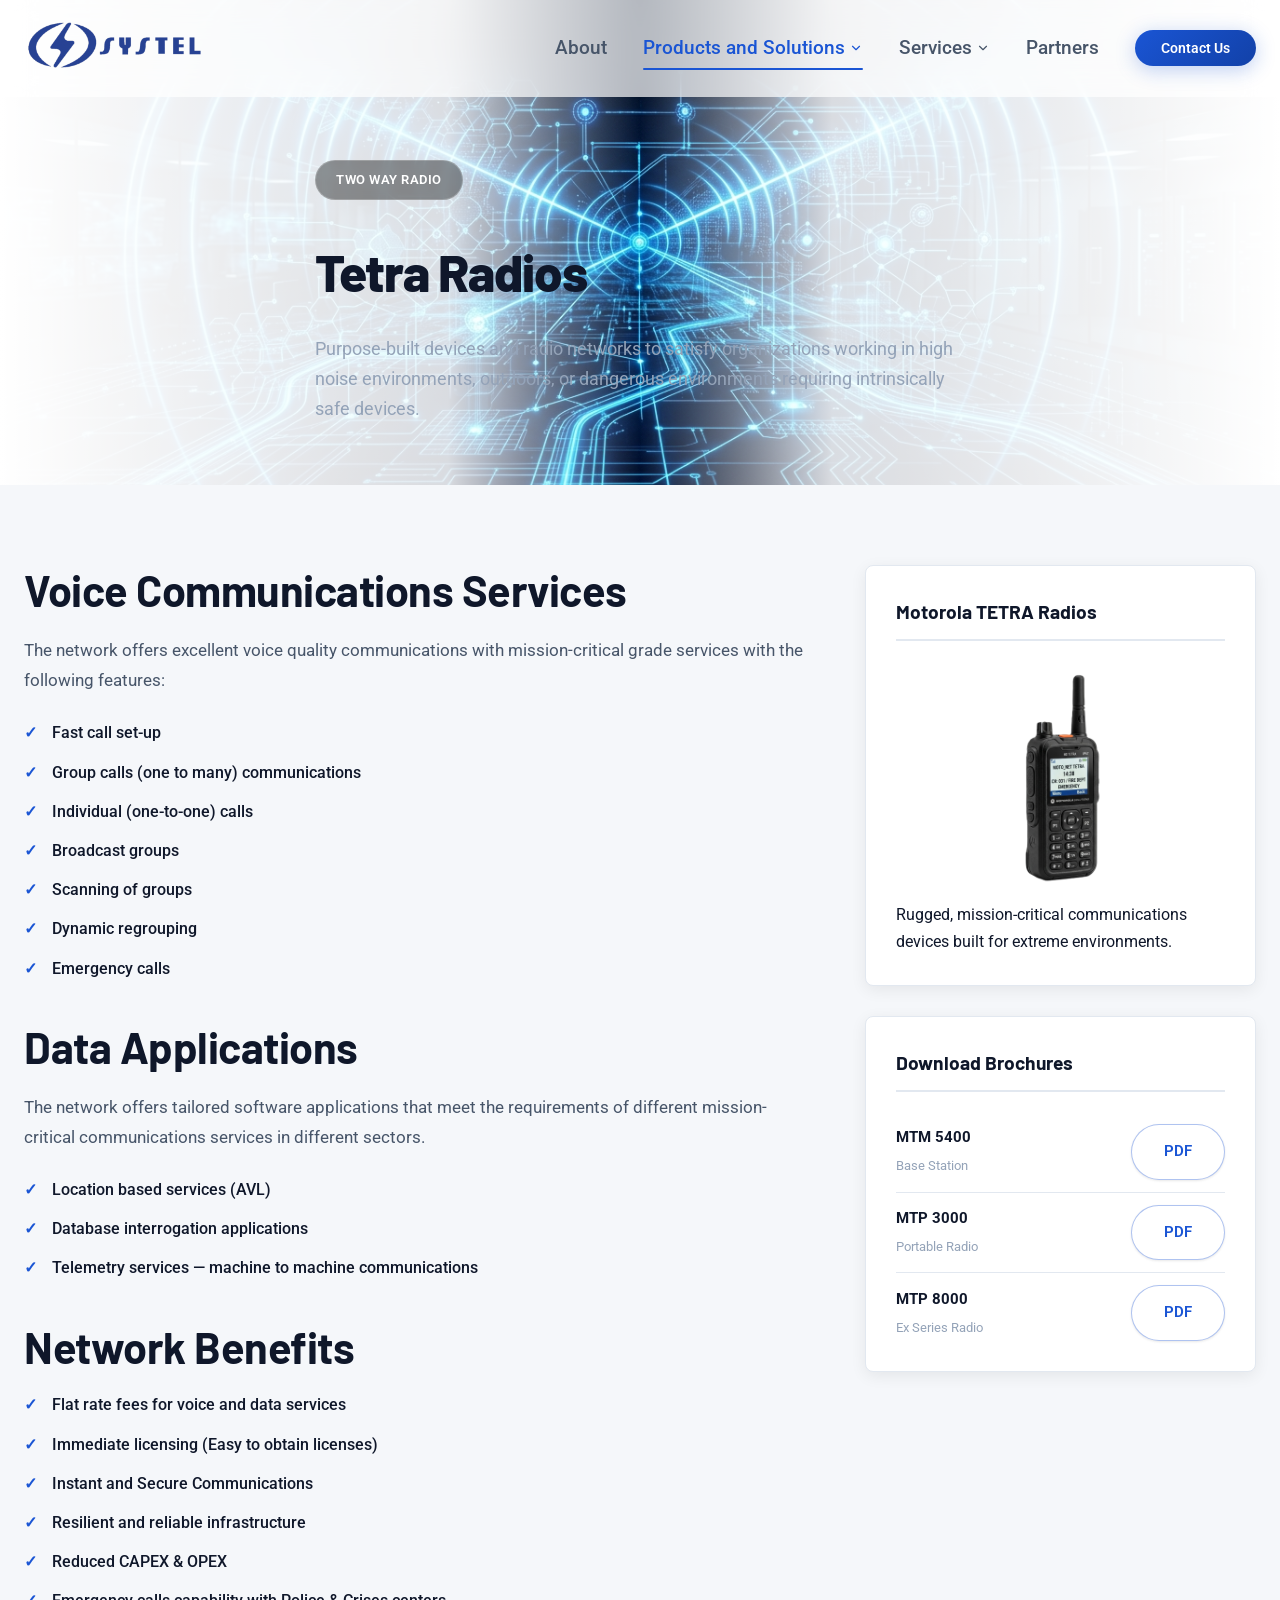
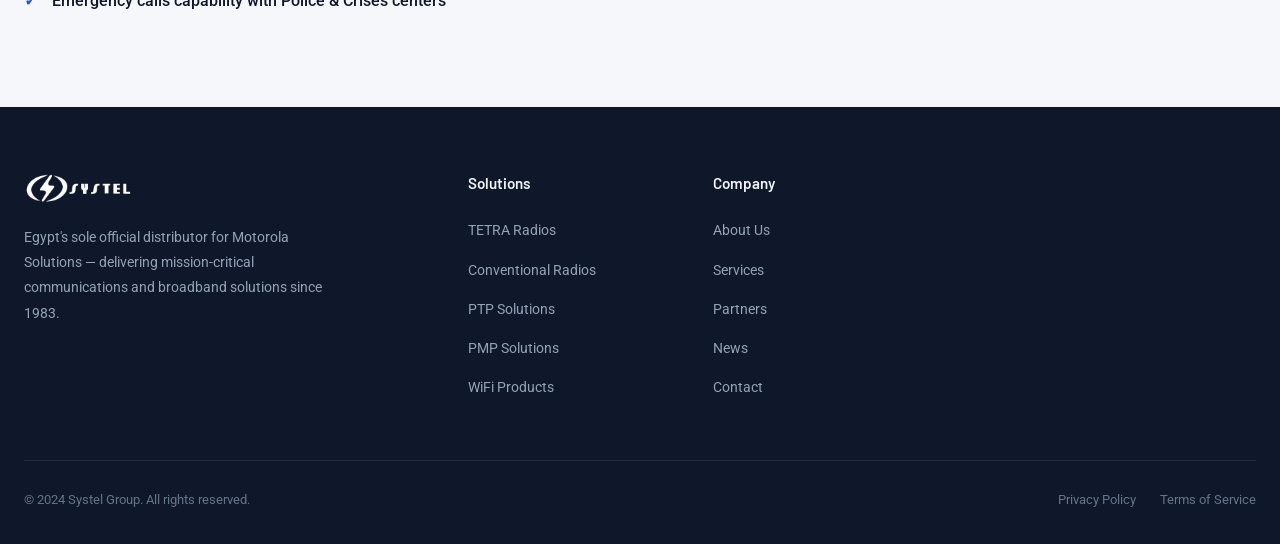
<file: tetra-radios.html>
﻿<!DOCTYPE html>
<html lang="en">

<head>
  <meta charset="UTF-8">
  <meta name="viewport" content="width=device-width, initial-scale=1.0">
  <meta http-equiv="X-UA-Compatible" content="IE=edge">

  <!-- SEO Meta -->
  <title>Tetra Radios — Systel Group</title>
  <meta name="description"
    content="Systel Group offers purpose-built TETRA radio devices and networks satisfying organizations working in high-noise or dangerous environments.">
  <meta name="keywords" content="Systel, Motorola Solutions, TETRA, two-way radio, broadband, wireless, Egypt, telecom">
  <meta name="author" content="Systel Group">

  <!-- Favicon -->
  <link rel="icon" type="image/x-icon" href="https://systelgroup.com/wp-content/uploads/2019/10/favicon-5.ico">

  <!-- Stylesheet -->
  <link rel="stylesheet" href="styles.css">
</head>

<body>

  <!-- ============================================
       HEADER / NAVIGATION
       ============================================ -->
  <header class="header" id="header">
    <div class="container">
      <a href="index.html" class="logo" id="logo">
        <img src="images/systel-logo.png" alt="Systel Group" class="logo-img">
      </a>

      <nav>
        <ul class="nav-menu" id="navMenu">
          <li><a href="index.html#about" class="nav-link">About</a></li>
          <li class="nav-item-dropdown">
            <a href="index.html#products" class="nav-link active" style="display:flex; align-items:center; gap:4px;">
              Products and Solutions
              <svg xmlns="http://www.w3.org/2000/svg" width="14" height="14" viewBox="0 0 24 24" fill="none"
                stroke="currentColor" stroke-width="2" stroke-linecap="round" stroke-linejoin="round">
                <path d="m6 9 6 6 6-6" />
              </svg>
            </a>
            <div class="mega-menu">
              <div class="mega-menu-col">
                <h4>Two Way Radio</h4>
                <ul>
                  <li><a href="tetra-radios.html" style="color:var(--color-accent-primary);">Tetra Radios</a></li>
                  <li><a href="conventional-radios.html">Conventional Radios</a></li>
                </ul>
              </div>
              <div class="mega-menu-col">
                <h4>Broadband Solutions</h4>
                <ul>
                  <li><a href="ptp.html">PTP (Point-To-Point)</a></li>
                  <li><a href="pmp.html">PMP (Point – To – Multipoint)</a></li>
                  <li><a href="rfid.html">RFID</a></li>
                  <li><a href="wifi-hardware.html">WIFI Hardware Products</a></li>
                  <li><a href="wifi-software.html">WIFI Software Products</a></li>
                </ul>
              </div>
              <div class="mega-menu-col">
                <h4>Software Solutions</h4>
                <ul>
                  <li><a href="wadg.html">Wireless Applications Development Group</a></li>
                </ul>
              </div>
            </div>
          </li>
                    <li class="nav-item-dropdown">
            <a href="index.html#services" class="nav-link" style="display:flex; align-items:center; gap:4px;">
              Services
              <svg xmlns="http://www.w3.org/2000/svg" width="14" height="14" viewBox="0 0 24 24" fill="none"
                stroke="currentColor" stroke-width="2" stroke-linecap="round" stroke-linejoin="round">
                <path d="m6 9 6 6 6-6" />
              </svg>
            </a>
            <div class="mega-menu" style="min-width: 280px;">
              <div class="mega-menu-col" style="width: 100%; min-width: 250px; padding: 15px;">
                <ul>
                  <li><a href="technical-support.html">Technical Support</a></li>
                  <li><a href="installation-and-commissioning.html">Installation and Commissioning</a></li>
                  <li><a href="design-and-planning.html">Design and Planning</a></li>
                </ul>
              </div>
            </div>
          </li>
          <li><a href="index.html#partners" class="nav-link">Partners</a></li>
          <li><a href="index.html#contact" class="nav-link nav-cta">Contact Us</a></li>
        </ul>
      </nav>

      <button class="nav-toggle" id="navToggle" aria-label="Toggle navigation menu">
        <span></span>
        <span></span>
        <span></span>
      </button>
    </div>
  </header>

  <!-- ============================================
       INTERNAL HERO
       ============================================ -->
  <section class="internal-hero">
    <div class="hero-bg">
      <img src="images/tetra-hero.jpg" alt="Mission Critical Network">
    </div>
    <div class="container relative">
      <div class="internal-hero-content">
        <div class="hero-badge">Two Way Radio</div>
        <h1>Tetra Radios</h1>
        <p>Purpose-built devices and radio networks to satisfy organizations working in high noise environments,
          outdoors, or dangerous environments requiring intrinsically safe devices.</p>
      </div>
    </div>
  </section>

  <!-- ============================================
       PAGE CONTENT
       ============================================ -->
  <section class="page-content">
    <div class="container">
      <div class="page-grid">

        <!-- Main Content (Left) -->
        <div class="page-main">

          <h2 class="section-title">Voice Communications Services</h2>
          <p class="lead-text">The network offers excellent voice quality communications with mission-critical grade
            services with the following features:</p>
          <ul class="feature-list">
            <li>Fast call set-up</li>
            <li>Group calls (one to many) communications</li>
            <li>Individual (one-to-one) calls</li>
            <li>Broadcast groups</li>
            <li>Scanning of groups</li>
            <li>Dynamic regrouping</li>
            <li>Emergency calls</li>
          </ul>

          <h2 class="section-title mt-40">Data Applications</h2>
          <p class="lead-text">The network offers tailored software applications that meet the requirements of different
            mission-critical communications services in different sectors.</p>
          <ul class="feature-list">
            <li>Location based services (AVL)</li>
            <li>Database interrogation applications</li>
            <li>Telemetry services — machine to machine communications</li>
          </ul>

          <h2 class="section-title mt-40">Network Benefits</h2>
          <ul class="feature-list">
            <li>Flat rate fees for voice and data services</li>
            <li>Immediate licensing (Easy to obtain licenses)</li>
            <li>Instant and Secure Communications</li>
            <li>Resilient and reliable infrastructure</li>
            <li>Reduced CAPEX & OPEX</li>
            <li>Emergency calls capability with Police & Crises centers</li>
          </ul>
        </div>

        <!-- Sidebar (Right) -->
        <div class="page-sidebar">
          <div class="sidebar-card text-center">
            <h3 class="mb-20">Motorola TETRA Radios</h3>
            <img src="images/tetra-device.png" alt="Motorola TETRA Device" class="img-fluid mb-20"
              style="max-width:240px; margin:0 auto; mix-blend-mode: darken;">
            <p class="text-muted text-sm">Rugged, mission-critical communications devices built for extreme
              environments.</p>
          </div>

          <div class="sidebar-card mt-30">
            <h3>Download Brochures</h3>
            <ul class="download-list">
              <li>
                <div class="download-info">
                  <strong>MTM 5400</strong>
                  <span>Base Station</span>
                </div>
                <a href="#" class="btn btn-secondary btn-sm">PDF</a>
              </li>
              <li>
                <div class="download-info">
                  <strong>MTP 3000</strong>
                  <span>Portable Radio</span>
                </div>
                <a href="#" class="btn btn-secondary btn-sm">PDF</a>
              </li>
              <li>
                <div class="download-info">
                  <strong>MTP 8000</strong>
                  <span>Ex Series Radio</span>
                </div>
                <a href="#" class="btn btn-secondary btn-sm">PDF</a>
              </li>
            </ul>
          </div>
        </div>

      </div>
    </div>
  </section>

  <!-- ============================================
       FOOTER
       ============================================ -->
  <footer class="footer" id="footer">
    <div class="container">
      <div class="footer-grid">
        <div class="footer-brand">
          <a href="index.html" class="logo">
            <img src="images/systel-logo.png" alt="Systel Group" class="logo-img">
          </a>
          <p>Egypt's sole official distributor for Motorola Solutions — delivering mission-critical communications and
            broadband solutions since 1983.</p>
        </div>
        <div class="footer-col">
          <h4>Solutions</h4>
          <ul>
            <li><a href="tetra-radios.html">TETRA Radios</a></li>
            <li><a href="#">Conventional Radios</a></li>
            <li><a href="#">PTP Solutions</a></li>
            <li><a href="#">PMP Solutions</a></li>
            <li><a href="#">WiFi Products</a></li>
          </ul>
        </div>
        <div class="footer-col">
          <h4>Company</h4>
          <ul>
            <li><a href="index.html#about">About Us</a></li>
            <li><a href="index.html#services">Services</a></li>
            <li><a href="index.html#partners">Partners</a></li>
            <li><a href="index.html#news">News</a></li>
            <li><a href="index.html#contact">Contact</a></li>
          </ul>
        </div>
      </div>
      <div class="footer-bottom">
        <p>&copy; 2024 Systel Group. All rights reserved.</p>
        <div class="footer-bottom-links">
          <a href="#">Privacy Policy</a>
          <a href="#">Terms of Service</a>
        </div>
      </div>
    </div>
  </footer>

  <script src="script.js"></script>
</body>

</html>
</file>
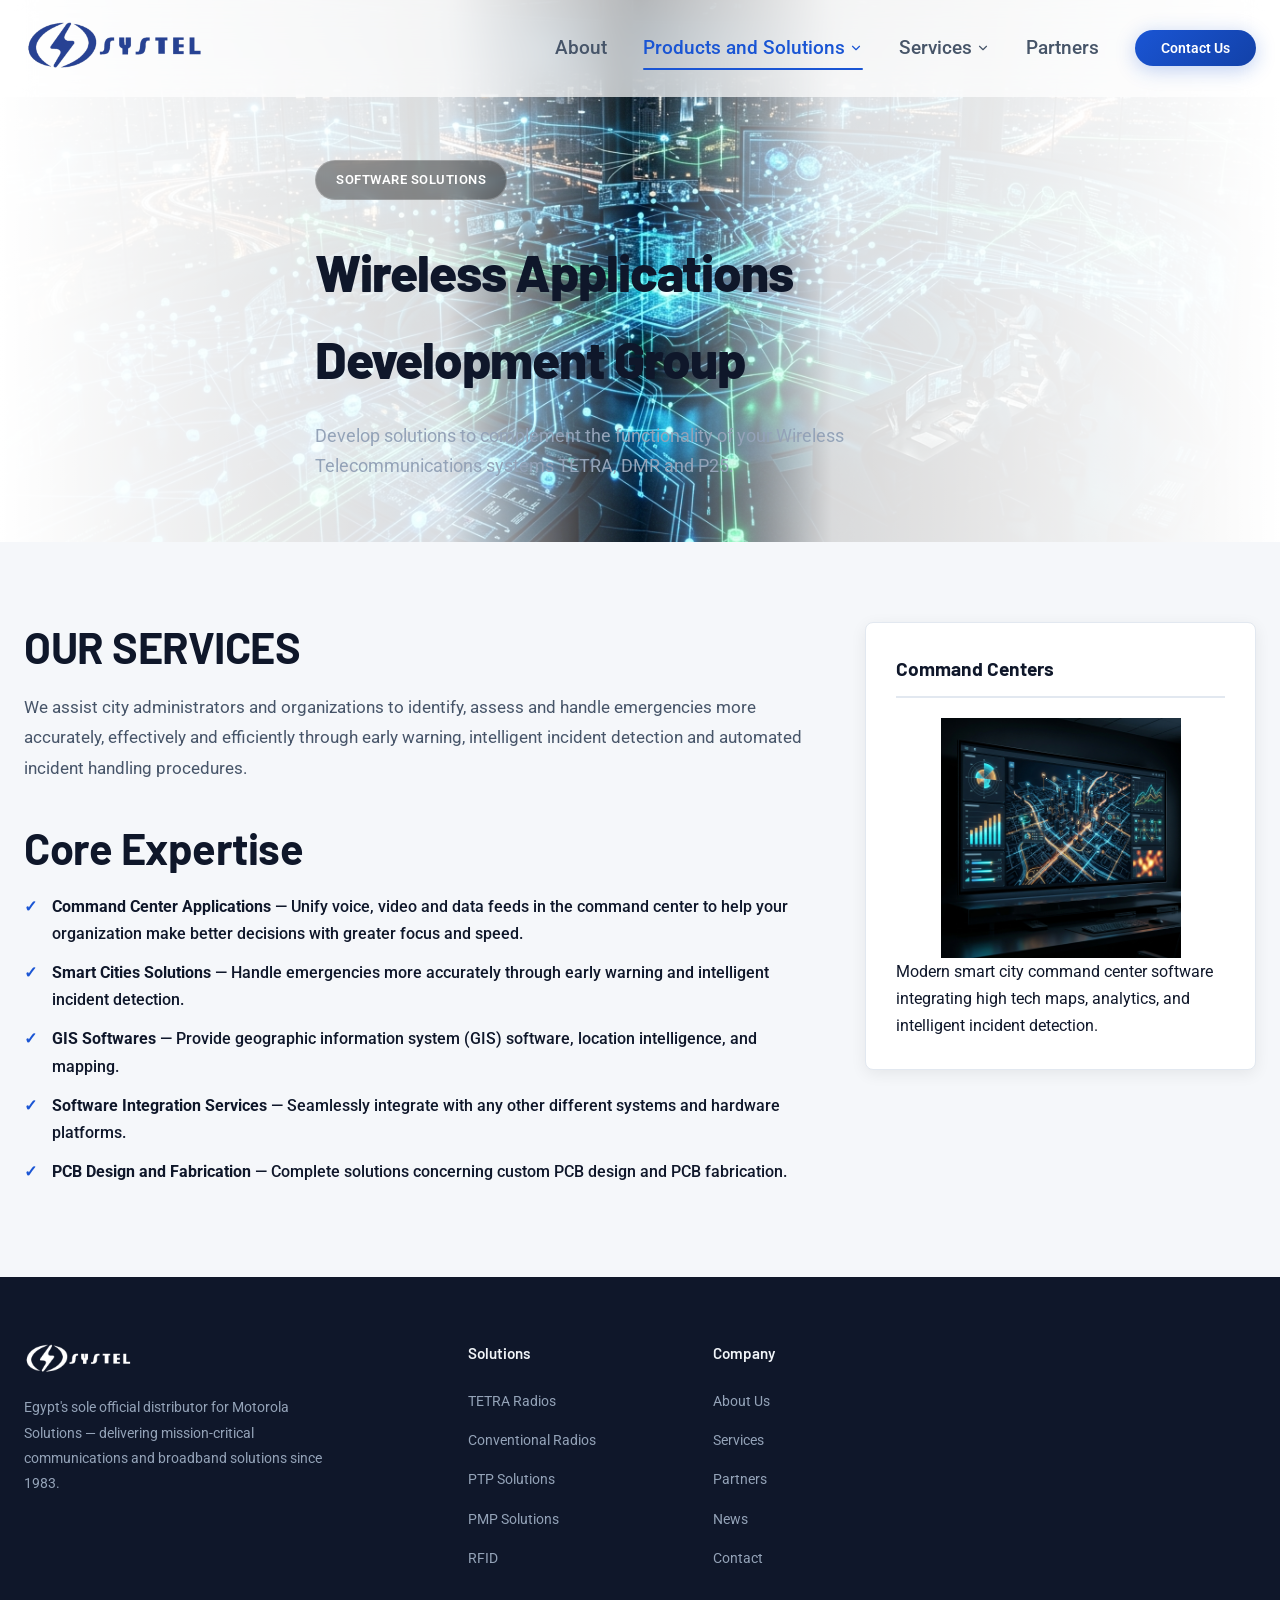
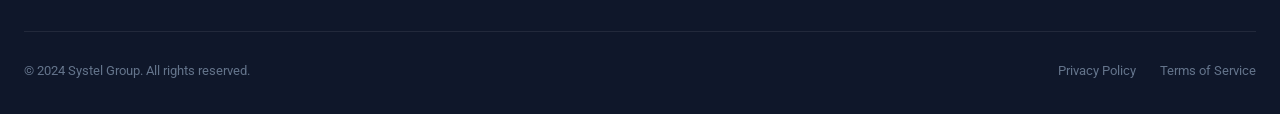
<file: wadg.html>
﻿<!DOCTYPE html>
<html lang="en">

<head>
  <meta charset="UTF-8">
  <meta name="viewport" content="width=device-width, initial-scale=1.0">
  <meta http-equiv="X-UA-Compatible" content="IE=edge">

  <!-- SEO Meta -->
  <title>WADG — Systel Group</title>
  <meta name="description"
    content="Wireless Applications Development Group - Custom software solutions for Wireless Telecommunications systems TETRA, DMR and P25.">
  <meta name="keywords" content="WADG, Systel, Wireless Applications Development Group, TETRA applications, Command center, GIS">
  <meta name="author" content="Systel Group">

  <!-- Favicon -->
  <link rel="icon" type="image/x-icon" href="https://systelgroup.com/wp-content/uploads/2019/10/favicon-5.ico">

  <!-- Stylesheet -->
  <link rel="stylesheet" href="styles.css">
</head>

<body>

  <!-- ============================================
       HEADER / NAVIGATION
       ============================================ -->
  <header class="header" id="header">
    <div class="container">
      <a href="index.html" class="logo" id="logo">
        <img src="images/systel-logo.png" alt="Systel Group" class="logo-img">
      </a>

      <nav>
        <ul class="nav-menu" id="navMenu">
          <li><a href="index.html#about" class="nav-link">About</a></li>
          <li class="nav-item-dropdown">
            <a href="index.html#products" class="nav-link active" style="display:flex; align-items:center; gap:4px;">
              Products and Solutions
              <svg xmlns="http://www.w3.org/2000/svg" width="14" height="14" viewBox="0 0 24 24" fill="none"
                stroke="currentColor" stroke-width="2" stroke-linecap="round" stroke-linejoin="round">
                <path d="m6 9 6 6 6-6" />
              </svg>
            </a>
            <div class="mega-menu">
              <div class="mega-menu-col">
                <h4>Two Way Radio</h4>
                <ul>
                  <li><a href="tetra-radios.html">Tetra Radios</a></li>
                  <li><a href="conventional-radios.html">Conventional Radios</a></li>
                </ul>
              </div>
              <div class="mega-menu-col">
                <h4>Broadband Solutions</h4>
                <ul>
                  <li><a href="ptp.html">PTP (Point-To-Point)</a></li>
                  <li><a href="pmp.html">PMP (Point – To – Multipoint)</a></li>
                  <li><a href="rfid.html" >RFID</a></li>
                  <li><a href="wifi-hardware.html">WIFI Hardware Products</a></li>
                  <li><a href="wifi-software.html">WIFI Software Products</a></li>
                </ul>
              </div>
              <div class="mega-menu-col">
                <h4>Software Solutions</h4>
                <ul>
                  <li><a href="wadg.html" style="color:var(--color-accent-primary);">Wireless Applications Development Group</a></li>
                </ul>
              </div>
            </div>
          </li>
                    <li class="nav-item-dropdown">
            <a href="index.html#services" class="nav-link" style="display:flex; align-items:center; gap:4px;">
              Services
              <svg xmlns="http://www.w3.org/2000/svg" width="14" height="14" viewBox="0 0 24 24" fill="none"
                stroke="currentColor" stroke-width="2" stroke-linecap="round" stroke-linejoin="round">
                <path d="m6 9 6 6 6-6" />
              </svg>
            </a>
            <div class="mega-menu" style="min-width: 280px;">
              <div class="mega-menu-col" style="width: 100%; min-width: 250px; padding: 15px;">
                <ul>
                  <li><a href="technical-support.html">Technical Support</a></li>
                  <li><a href="installation-and-commissioning.html">Installation and Commissioning</a></li>
                  <li><a href="design-and-planning.html">Design and Planning</a></li>
                </ul>
              </div>
            </div>
          </li>
          <li><a href="index.html#partners" class="nav-link">Partners</a></li>
          <li><a href="index.html#contact" class="nav-link nav-cta">Contact Us</a></li>
        </ul>
      </nav>

      <button class="nav-toggle" id="navToggle" aria-label="Toggle navigation menu">
        <span></span>
        <span></span>
        <span></span>
      </button>
    </div>
  </header>

  <!-- ============================================
       INTERNAL HERO
       ============================================ -->
  <section class="internal-hero">
    <div class="hero-bg">
      <img src="images/wadg-hero.jpg" alt="Wireless Applications Development Group">
    </div>
    <div class="container relative">
      <div class="internal-hero-content">
        <div class="hero-badge">Software Solutions</div>
        <h1>Wireless Applications Development Group</h1>
        <p>Develop solutions to complement the functionality of your Wireless Telecommunications systems TETRA, DMR and P25.</p>
      </div>
    </div>
  </section>

  <!-- ============================================
       PAGE CONTENT
       ============================================ -->
  <section class="page-content">
    <div class="container">
      <div class="page-grid">

        <!-- Main Content (Left) -->
        <div class="page-main">

          <h2 class="section-title">OUR SERVICES</h2>
          <p class="lead-text">We assist city administrators and organizations to identify, assess and handle emergencies more accurately, effectively and efficiently through early warning, intelligent incident detection and automated incident handling procedures.</p>

          <h2 class="section-title mt-40">Core Expertise</h2>
          <ul class="feature-list">
            <li><strong style="color:var(--color-text-primary);">Command Center Applications</strong> — Unify voice, video and data feeds in the command center to help your organization make better decisions with greater focus and speed.</li>
            <li><strong style="color:var(--color-text-primary);">Smart Cities Solutions</strong> — Handle emergencies more accurately through early warning and intelligent incident detection.</li>
            <li><strong style="color:var(--color-text-primary);">GIS Softwares</strong> — Provide geographic information system (GIS) software, location intelligence, and mapping.</li>
            <li><strong style="color:var(--color-text-primary);">Software Integration Services</strong> — Seamlessly integrate with any other different systems and hardware platforms.</li>
            <li><strong style="color:var(--color-text-primary);">PCB Design and Fabrication</strong> — Complete solutions concerning custom PCB design and PCB fabrication.</li>
          </ul>

        </div>

        <div class="page-sidebar">
          <div class="sidebar-card text-center">
            <h3 class="mb-20">Command Centers</h3>
            <img src="images/wadg-device.jpg" alt="WADG Dashboard" class="img-fluid mb-20" style="max-width:240px; margin:0 auto; mix-blend-mode: darken;">
            <p class="text-muted text-sm">Modern smart city command center software integrating high tech maps, analytics, and intelligent incident detection.</p>
          </div>
        </div>

      </div>
    </div>
  </section>

  <!-- ============================================
       FOOTER
       ============================================ -->
  <footer class="footer" id="footer">
    <div class="container">
      <div class="footer-grid">
        <div class="footer-brand">
          <a href="index.html" class="logo">
            <img src="images/systel-logo.png" alt="Systel Group" class="logo-img">
          </a>
          <p>Egypt's sole official distributor for Motorola Solutions — delivering mission-critical communications and
            broadband solutions since 1983.</p>
        </div>
        <div class="footer-col">
          <h4>Solutions</h4>
          <ul>
            <li><a href="tetra-radios.html">TETRA Radios</a></li>
            <li><a href="conventional-radios.html">Conventional Radios</a></li>
            <li><a href="ptp.html">PTP Solutions</a></li>
            <li><a href="pmp.html">PMP Solutions</a></li>
            <li><a href="rfid.html">RFID</a></li>
          </ul>
        </div>
        <div class="footer-col">
          <h4>Company</h4>
          <ul>
            <li><a href="index.html#about">About Us</a></li>
            <li><a href="index.html#services">Services</a></li>
            <li><a href="index.html#partners">Partners</a></li>
            <li><a href="index.html#news">News</a></li>
            <li><a href="index.html#contact">Contact</a></li>
          </ul>
        </div>
      </div>
      <div class="footer-bottom">
        <p>&copy; 2024 Systel Group. All rights reserved.</p>
        <div class="footer-bottom-links">
          <a href="#">Privacy Policy</a>
          <a href="#">Terms of Service</a>
        </div>
      </div>
    </div>
  </footer>

  <script src="script.js"></script>
</body>

</html>
</file>
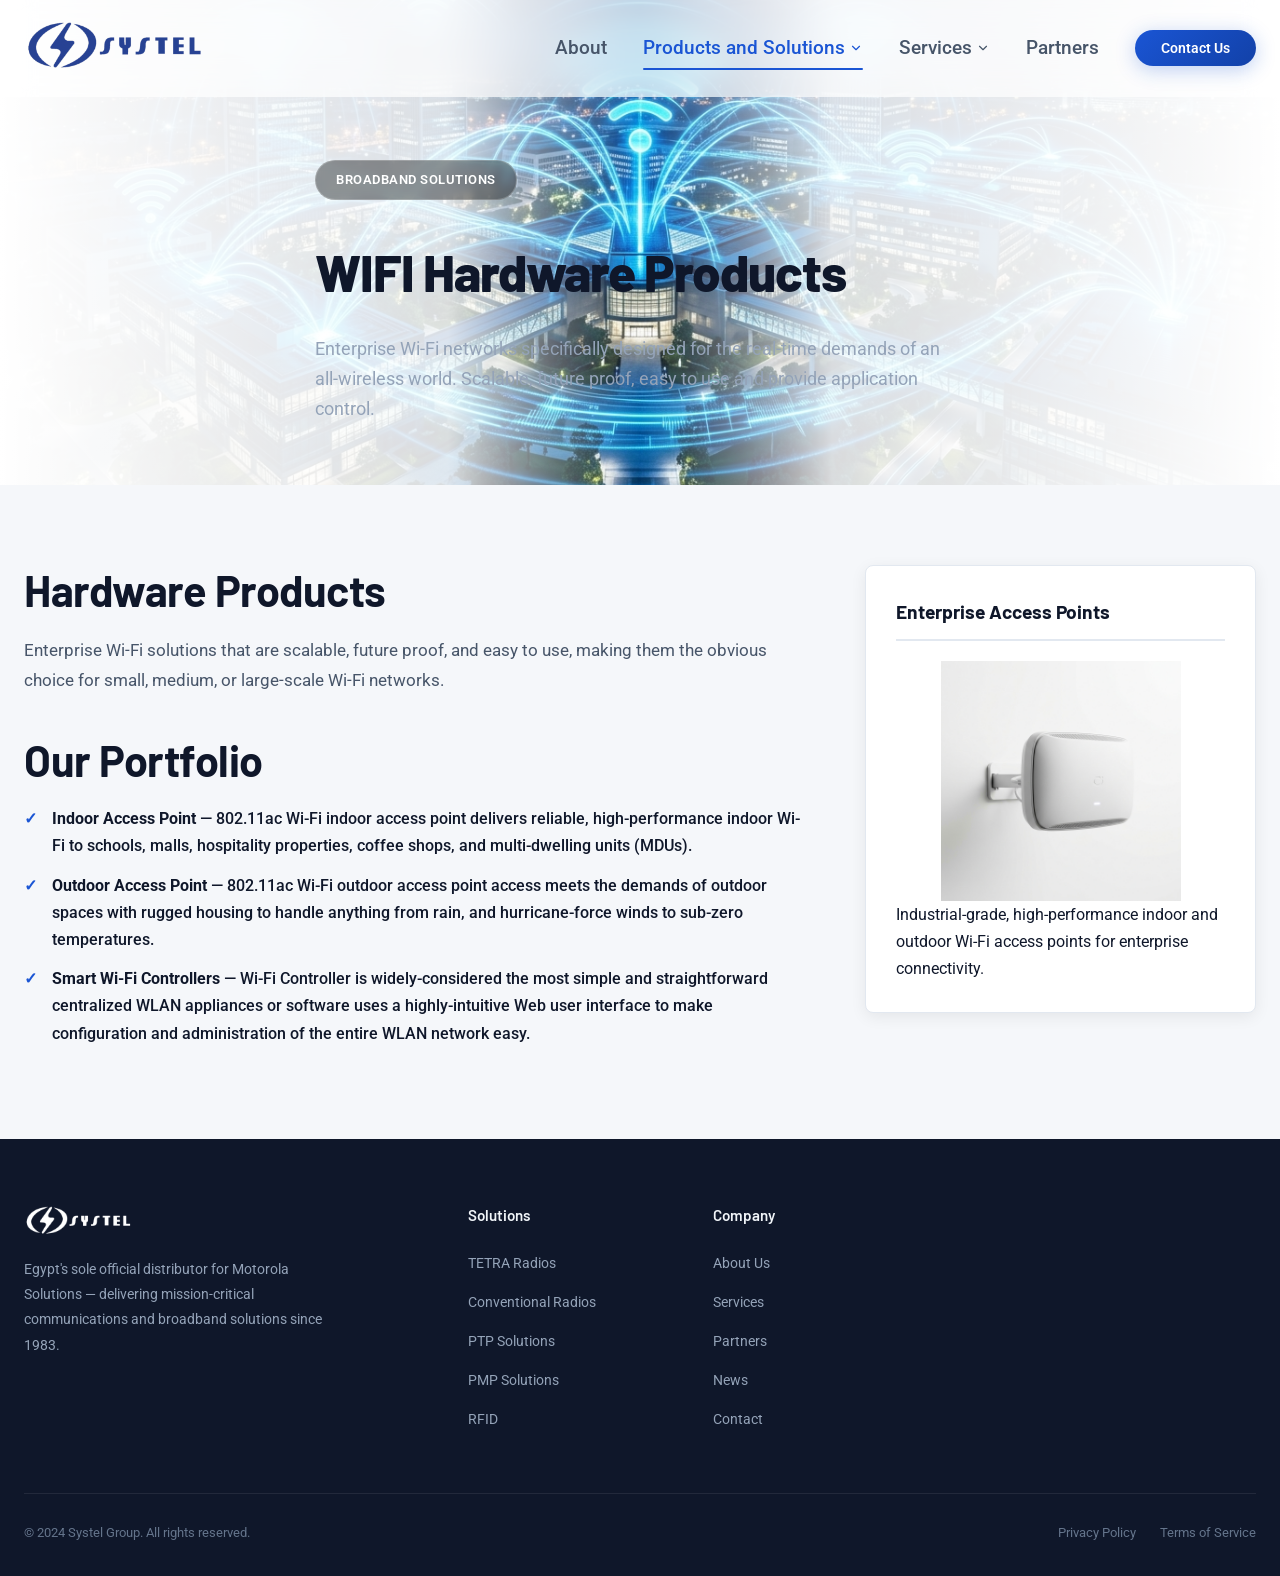
<file: wifi-hardware.html>
﻿<!DOCTYPE html>
<html lang="en">

<head>
  <meta charset="UTF-8">
  <meta name="viewport" content="width=device-width, initial-scale=1.0">
  <meta http-equiv="X-UA-Compatible" content="IE=edge">

  <!-- SEO Meta -->
  <title>WIFI Hardware — Systel Group</title>
  <meta name="description"
    content="Enterprise Wi-Fi networks specifically designed for the real-time demands of an all-wireless world.">
  <meta name="keywords" content="Systel, WIFI, Enterprise WIFI, Access Point, Wireless LAN">
  <meta name="author" content="Systel Group">

  <!-- Favicon -->
  <link rel="icon" type="image/x-icon" href="https://systelgroup.com/wp-content/uploads/2019/10/favicon-5.ico">

  <!-- Stylesheet -->
  <link rel="stylesheet" href="styles.css">
</head>

<body>

  <!-- ============================================
       HEADER / NAVIGATION
       ============================================ -->
  <header class="header" id="header">
    <div class="container">
      <a href="index.html" class="logo" id="logo">
        <img src="images/systel-logo.png" alt="Systel Group" class="logo-img">
      </a>

      <nav>
        <ul class="nav-menu" id="navMenu">
          <li><a href="index.html#about" class="nav-link">About</a></li>
          <li class="nav-item-dropdown">
            <a href="index.html#products" class="nav-link active" style="display:flex; align-items:center; gap:4px;">
              Products and Solutions
              <svg xmlns="http://www.w3.org/2000/svg" width="14" height="14" viewBox="0 0 24 24" fill="none"
                stroke="currentColor" stroke-width="2" stroke-linecap="round" stroke-linejoin="round">
                <path d="m6 9 6 6 6-6" />
              </svg>
            </a>
            <div class="mega-menu">
              <div class="mega-menu-col">
                <h4>Two Way Radio</h4>
                <ul>
                  <li><a href="tetra-radios.html">Tetra Radios</a></li>
                  <li><a href="conventional-radios.html">Conventional Radios</a></li>
                </ul>
              </div>
              <div class="mega-menu-col">
                <h4>Broadband Solutions</h4>
                <ul>
                  <li><a href="ptp.html">PTP (Point-To-Point)</a></li>
                  <li><a href="pmp.html">PMP (Point – To – Multipoint)</a></li>
                  <li><a href="rfid.html" >RFID</a></li>
                  <li><a href="wifi-hardware.html" style="color:var(--color-accent-primary);">WIFI Hardware Products</a></li>
                  <li><a href="wifi-software.html">WIFI Software Products</a></li>
                </ul>
              </div>
              <div class="mega-menu-col">
                <h4>Software Solutions</h4>
                <ul>
                  <li><a href="wadg.html">Wireless Applications Development Group</a></li>
                </ul>
              </div>
            </div>
          </li>
                    <li class="nav-item-dropdown">
            <a href="index.html#services" class="nav-link" style="display:flex; align-items:center; gap:4px;">
              Services
              <svg xmlns="http://www.w3.org/2000/svg" width="14" height="14" viewBox="0 0 24 24" fill="none"
                stroke="currentColor" stroke-width="2" stroke-linecap="round" stroke-linejoin="round">
                <path d="m6 9 6 6 6-6" />
              </svg>
            </a>
            <div class="mega-menu" style="min-width: 280px;">
              <div class="mega-menu-col" style="width: 100%; min-width: 250px; padding: 15px;">
                <ul>
                  <li><a href="technical-support.html">Technical Support</a></li>
                  <li><a href="installation-and-commissioning.html">Installation and Commissioning</a></li>
                  <li><a href="design-and-planning.html">Design and Planning</a></li>
                </ul>
              </div>
            </div>
          </li>
          <li><a href="index.html#partners" class="nav-link">Partners</a></li>
          <li><a href="index.html#contact" class="nav-link nav-cta">Contact Us</a></li>
        </ul>
      </nav>

      <button class="nav-toggle" id="navToggle" aria-label="Toggle navigation menu">
        <span></span>
        <span></span>
        <span></span>
      </button>
    </div>
  </header>

  <!-- ============================================
       INTERNAL HERO
       ============================================ -->
  <section class="internal-hero">
    <div class="hero-bg">
      <img src="images/wifi-hardware-hero.jpg" alt="Enterprise WIFI Network">
    </div>
    <div class="container relative">
      <div class="internal-hero-content">
        <div class="hero-badge">Broadband Solutions</div>
        <h1>WIFI Hardware Products</h1>
        <p>Enterprise Wi-Fi networks specifically designed for the real-time demands of an all-wireless world. Scalable, future proof, easy to use and provide application control.</p>
      </div>
    </div>
  </section>

  <!-- ============================================
       PAGE CONTENT
       ============================================ -->
  <section class="page-content">
    <div class="container">
      <div class="page-grid">

        <!-- Main Content (Left) -->
        <div class="page-main">

          <h2 class="section-title">Hardware Products</h2>
          <p class="lead-text">Enterprise Wi-Fi solutions that are scalable, future proof, and easy to use, making them the obvious choice for small, medium, or large-scale Wi-Fi networks.</p>

          <h2 class="section-title mt-40">Our Portfolio</h2>
          <ul class="feature-list">
            <li><strong style="color:var(--color-text-primary);">Indoor Access Point</strong> — 802.11ac Wi-Fi indoor access point delivers reliable, high-performance indoor Wi-Fi to schools, malls, hospitality properties, coffee shops, and multi-dwelling units (MDUs).</li>
            <li><strong style="color:var(--color-text-primary);">Outdoor Access Point</strong> — 802.11ac Wi-Fi outdoor access point access meets the demands of outdoor spaces with rugged housing to handle anything from rain, and hurricane-force winds to sub-zero temperatures.</li>
            <li><strong style="color:var(--color-text-primary);">Smart Wi-Fi Controllers</strong> — Wi-Fi Controller is widely-considered the most simple and straightforward centralized WLAN appliances or software uses a highly-intuitive Web user interface to make configuration and administration of the entire WLAN network easy.</li>
          </ul>

        </div>

        <div class="page-sidebar">
          <div class="sidebar-card text-center">
            <h3 class="mb-20">Enterprise Access Points</h3>
            <img src="images/wifi-hardware-device.jpg" alt="WIFI Device" class="img-fluid mb-20" style="max-width:240px; margin:0 auto; mix-blend-mode: darken;">
            <p class="text-muted text-sm">Industrial-grade, high-performance indoor and outdoor Wi-Fi access points for enterprise connectivity.</p>
          </div>
        </div>

      </div>
    </div>
  </section>

  <!-- ============================================
       FOOTER
       ============================================ -->
  <footer class="footer" id="footer">
    <div class="container">
      <div class="footer-grid">
        <div class="footer-brand">
          <a href="index.html" class="logo">
            <img src="images/systel-logo.png" alt="Systel Group" class="logo-img">
          </a>
          <p>Egypt's sole official distributor for Motorola Solutions — delivering mission-critical communications and
            broadband solutions since 1983.</p>
        </div>
        <div class="footer-col">
          <h4>Solutions</h4>
          <ul>
            <li><a href="tetra-radios.html">TETRA Radios</a></li>
            <li><a href="conventional-radios.html">Conventional Radios</a></li>
            <li><a href="ptp.html">PTP Solutions</a></li>
            <li><a href="pmp.html">PMP Solutions</a></li>
            <li><a href="rfid.html">RFID</a></li>
          </ul>
        </div>
        <div class="footer-col">
          <h4>Company</h4>
          <ul>
            <li><a href="index.html#about">About Us</a></li>
            <li><a href="index.html#services">Services</a></li>
            <li><a href="index.html#partners">Partners</a></li>
            <li><a href="index.html#news">News</a></li>
            <li><a href="index.html#contact">Contact</a></li>
          </ul>
        </div>
      </div>
      <div class="footer-bottom">
        <p>&copy; 2024 Systel Group. All rights reserved.</p>
        <div class="footer-bottom-links">
          <a href="#">Privacy Policy</a>
          <a href="#">Terms of Service</a>
        </div>
      </div>
    </div>
  </footer>

  <script src="script.js"></script>
</body>

</html>
</file>
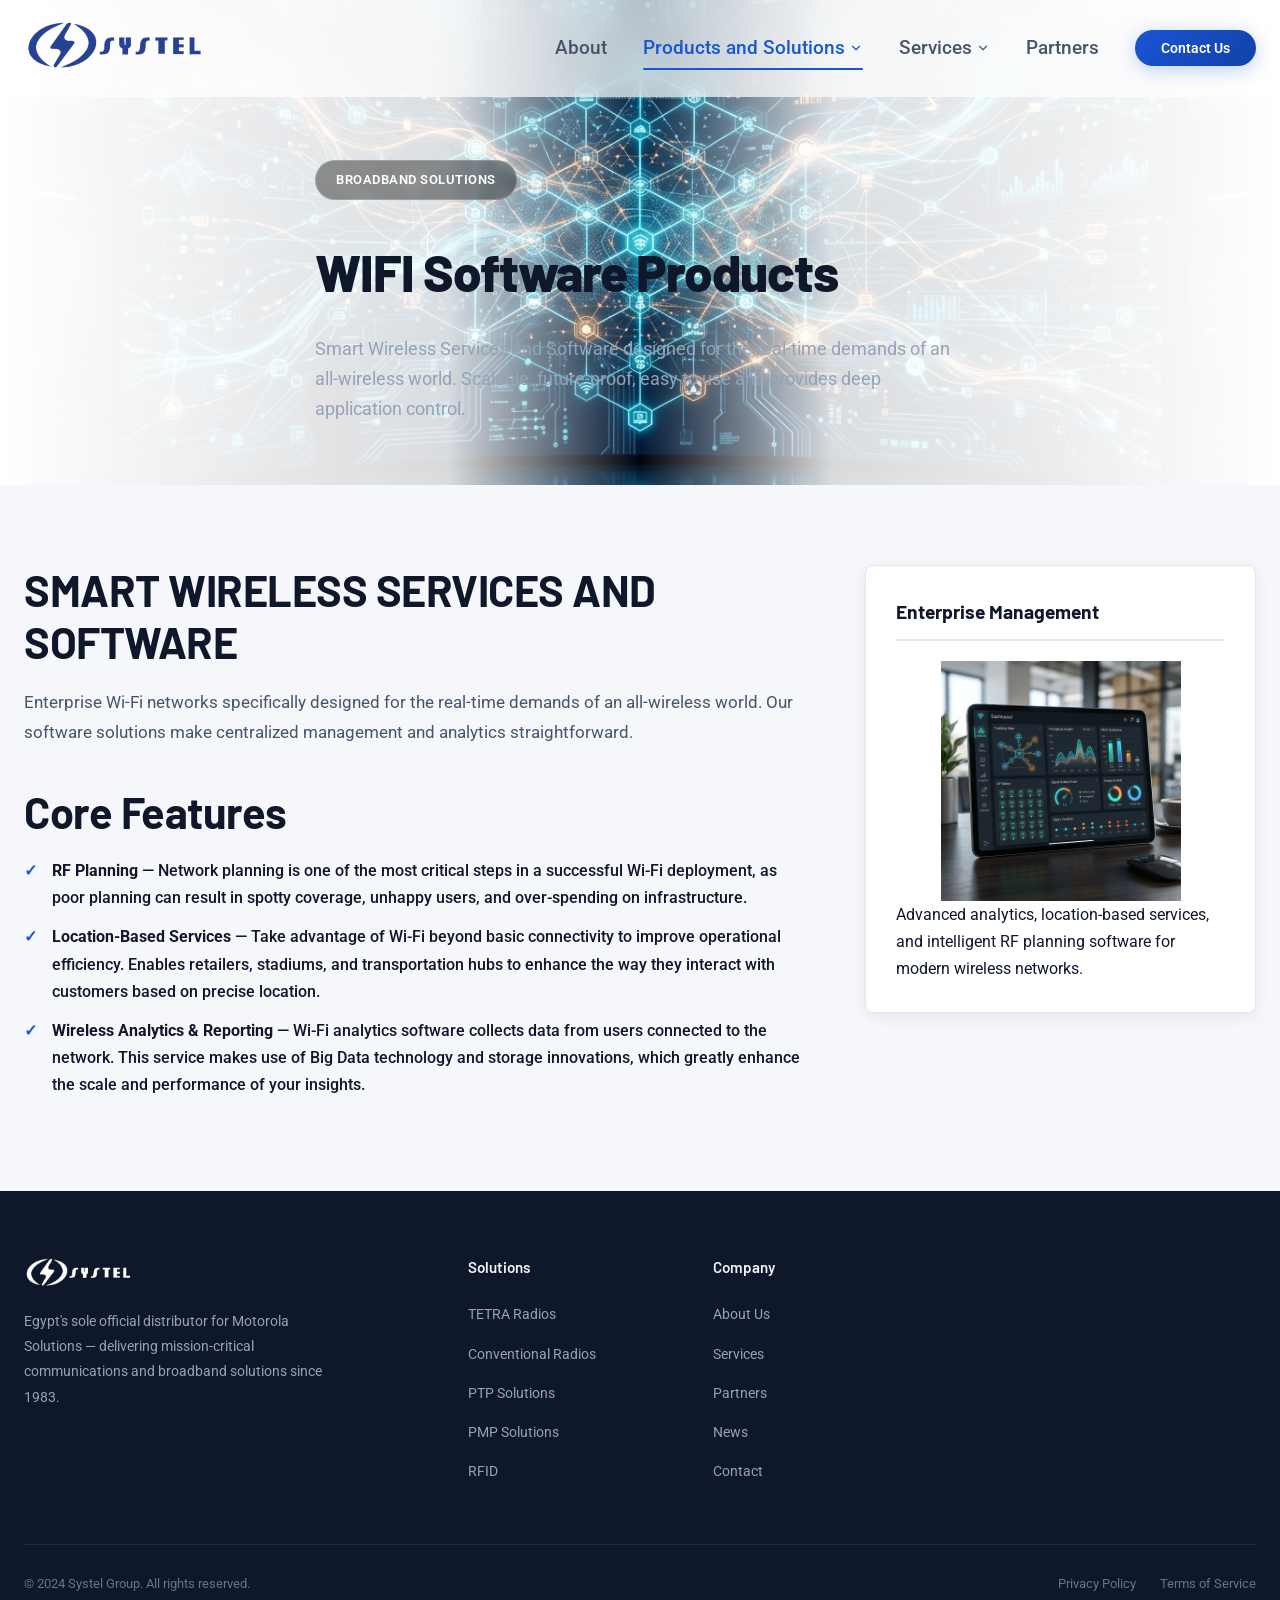
<file: wifi-software.html>
﻿<!DOCTYPE html>
<html lang="en">

<head>
  <meta charset="UTF-8">
  <meta name="viewport" content="width=device-width, initial-scale=1.0">
  <meta http-equiv="X-UA-Compatible" content="IE=edge">

  <!-- SEO Meta -->
  <title>WIFI Software — Systel Group</title>
  <meta name="description"
    content="Smart Wireless Services and Software for real-time demands of an all-wireless world.">
  <meta name="keywords" content="Systel, WIFI Software, Analytics, RF Planning, Location-based Services">
  <meta name="author" content="Systel Group">

  <!-- Favicon -->
  <link rel="icon" type="image/x-icon" href="https://systelgroup.com/wp-content/uploads/2019/10/favicon-5.ico">

  <!-- Stylesheet -->
  <link rel="stylesheet" href="styles.css">
</head>

<body>

  <!-- ============================================
       HEADER / NAVIGATION
       ============================================ -->
  <header class="header" id="header">
    <div class="container">
      <a href="index.html" class="logo" id="logo">
        <img src="images/systel-logo.png" alt="Systel Group" class="logo-img">
      </a>

      <nav>
        <ul class="nav-menu" id="navMenu">
          <li><a href="index.html#about" class="nav-link">About</a></li>
          <li class="nav-item-dropdown">
            <a href="index.html#products" class="nav-link active" style="display:flex; align-items:center; gap:4px;">
              Products and Solutions
              <svg xmlns="http://www.w3.org/2000/svg" width="14" height="14" viewBox="0 0 24 24" fill="none"
                stroke="currentColor" stroke-width="2" stroke-linecap="round" stroke-linejoin="round">
                <path d="m6 9 6 6 6-6" />
              </svg>
            </a>
            <div class="mega-menu">
              <div class="mega-menu-col">
                <h4>Two Way Radio</h4>
                <ul>
                  <li><a href="tetra-radios.html">Tetra Radios</a></li>
                  <li><a href="conventional-radios.html">Conventional Radios</a></li>
                </ul>
              </div>
              <div class="mega-menu-col">
                <h4>Broadband Solutions</h4>
                <ul>
                  <li><a href="ptp.html">PTP (Point-To-Point)</a></li>
                  <li><a href="pmp.html">PMP (Point – To – Multipoint)</a></li>
                  <li><a href="rfid.html" >RFID</a></li>
                  <li><a href="wifi-hardware.html">WIFI Hardware Products</a></li>
                  <li><a href="wifi-software.html" style="color:var(--color-accent-primary);">WIFI Software Products</a></li>
                </ul>
              </div>
              <div class="mega-menu-col">
                <h4>Software Solutions</h4>
                <ul>
                  <li><a href="wadg.html">Wireless Applications Development Group</a></li>
                </ul>
              </div>
            </div>
          </li>
                    <li class="nav-item-dropdown">
            <a href="index.html#services" class="nav-link" style="display:flex; align-items:center; gap:4px;">
              Services
              <svg xmlns="http://www.w3.org/2000/svg" width="14" height="14" viewBox="0 0 24 24" fill="none"
                stroke="currentColor" stroke-width="2" stroke-linecap="round" stroke-linejoin="round">
                <path d="m6 9 6 6 6-6" />
              </svg>
            </a>
            <div class="mega-menu" style="min-width: 280px;">
              <div class="mega-menu-col" style="width: 100%; min-width: 250px; padding: 15px;">
                <ul>
                  <li><a href="technical-support.html">Technical Support</a></li>
                  <li><a href="installation-and-commissioning.html">Installation and Commissioning</a></li>
                  <li><a href="design-and-planning.html">Design and Planning</a></li>
                </ul>
              </div>
            </div>
          </li>
          <li><a href="index.html#partners" class="nav-link">Partners</a></li>
          <li><a href="index.html#contact" class="nav-link nav-cta">Contact Us</a></li>
        </ul>
      </nav>

      <button class="nav-toggle" id="navToggle" aria-label="Toggle navigation menu">
        <span></span>
        <span></span>
        <span></span>
      </button>
    </div>
  </header>

  <!-- ============================================
       INTERNAL HERO
       ============================================ -->
  <section class="internal-hero">
    <div class="hero-bg">
      <img src="images/wifi-software-hero.jpg" alt="Enterprise WIFI Management Software">
    </div>
    <div class="container relative">
      <div class="internal-hero-content">
        <div class="hero-badge">Broadband Solutions</div>
        <h1>WIFI Software Products</h1>
        <p>Smart Wireless Services and Software designed for the real-time demands of an all-wireless world. Scalable, future-proof, easy to use and provides deep application control.</p>
      </div>
    </div>
  </section>

  <!-- ============================================
       PAGE CONTENT
       ============================================ -->
  <section class="page-content">
    <div class="container">
      <div class="page-grid">

        <!-- Main Content (Left) -->
        <div class="page-main">

          <h2 class="section-title">SMART WIRELESS SERVICES AND SOFTWARE</h2>
          <p class="lead-text">Enterprise Wi-Fi networks specifically designed for the real-time demands of an all-wireless world. Our software solutions make centralized management and analytics straightforward.</p>

          <h2 class="section-title mt-40">Core Features</h2>
          <ul class="feature-list">
            <li><strong style="color:var(--color-text-primary);">RF Planning</strong> — Network planning is one of the most critical steps in a successful Wi-Fi deployment, as poor planning can result in spotty coverage, unhappy users, and over-spending on infrastructure.</li>
            <li><strong style="color:var(--color-text-primary);">Location-Based Services</strong> — Take advantage of Wi-Fi beyond basic connectivity to improve operational efficiency. Enables retailers, stadiums, and transportation hubs to enhance the way they interact with customers based on precise location.</li>
            <li><strong style="color:var(--color-text-primary);">Wireless Analytics & Reporting</strong> — Wi-Fi analytics software collects data from users connected to the network. This service makes use of Big Data technology and storage innovations, which greatly enhance the scale and performance of your insights.</li>
          </ul>

        </div>

        <div class="page-sidebar">
          <div class="sidebar-card text-center">
            <h3 class="mb-20">Enterprise Management</h3>
            <img src="images/wifi-software-device.jpg" alt="WIFI Management Dashboard" class="img-fluid mb-20" style="max-width:240px; margin:0 auto; mix-blend-mode: darken;">
            <p class="text-muted text-sm">Advanced analytics, location-based services, and intelligent RF planning software for modern wireless networks.</p>
          </div>
        </div>

      </div>
    </div>
  </section>

  <!-- ============================================
       FOOTER
       ============================================ -->
  <footer class="footer" id="footer">
    <div class="container">
      <div class="footer-grid">
        <div class="footer-brand">
          <a href="index.html" class="logo">
            <img src="images/systel-logo.png" alt="Systel Group" class="logo-img">
          </a>
          <p>Egypt's sole official distributor for Motorola Solutions — delivering mission-critical communications and
            broadband solutions since 1983.</p>
        </div>
        <div class="footer-col">
          <h4>Solutions</h4>
          <ul>
            <li><a href="tetra-radios.html">TETRA Radios</a></li>
            <li><a href="conventional-radios.html">Conventional Radios</a></li>
            <li><a href="ptp.html">PTP Solutions</a></li>
            <li><a href="pmp.html">PMP Solutions</a></li>
            <li><a href="rfid.html">RFID</a></li>
          </ul>
        </div>
        <div class="footer-col">
          <h4>Company</h4>
          <ul>
            <li><a href="index.html#about">About Us</a></li>
            <li><a href="index.html#services">Services</a></li>
            <li><a href="index.html#partners">Partners</a></li>
            <li><a href="index.html#news">News</a></li>
            <li><a href="index.html#contact">Contact</a></li>
          </ul>
        </div>
      </div>
      <div class="footer-bottom">
        <p>&copy; 2024 Systel Group. All rights reserved.</p>
        <div class="footer-bottom-links">
          <a href="#">Privacy Policy</a>
          <a href="#">Terms of Service</a>
        </div>
      </div>
    </div>
  </footer>

  <script src="script.js"></script>
</body>

</html>
</file>
<file: styles.css>
/* ===================================================
   SYSTEL GROUP — White / Light Theme
   =================================================== */

@import url('https://fonts.googleapis.com/css2?family=Roboto:wght@300;400;500;700&family=Barlow:wght@500;600;700;800&display=swap');

/* --- Design Tokens --- */
:root {
  /* Backgrounds */
  --color-bg-primary: #ffffff;
  --color-bg-secondary: #f5f7fa;
  --color-bg-tertiary: #eef1f6;
  --color-bg-card: #ffffff;
  --color-bg-glass: rgba(255, 255, 255, 0.85);

  /* Accent */
  --color-accent-primary: #1a55d4;
  --color-accent-secondary: #1241a8;
  --color-accent-glow: rgba(26, 85, 212, 0.15);
  --color-accent-light: #3b70e8;
  --color-accent-gradient: linear-gradient(135deg, #1a55d4 0%, #1241a8 100%);

  /* Text */
  --color-text-primary: #0f172a;
  --color-text-secondary: #475569;
  --color-text-muted: #94a3b8;
  --color-text-accent: #1a55d4;

  /* Borders */
  --color-border: rgba(26, 85, 212, 0.12);
  --color-border-hover: rgba(26, 85, 212, 0.35);
  --color-border-light: #e2e8f0;

  /* Typography */
  --font-heading: 'Barlow', sans-serif;
  --font-body: 'Roboto', sans-serif;

  /* Layout */
  --section-padding: 100px 0;
  --container-max: 1280px;
  --container-padding: 0 24px;

  /* Borders & Radii - Sharpened for technical look */
  --radius-sm: 4px;
  --radius-md: 6px;
  --radius-lg: 8px;
  --radius-xl: 12px;

  /* Shadows */
  --shadow-xs: 0 1px 3px rgba(0, 0, 0, 0.06), 0 1px 2px rgba(0, 0, 0, 0.04);
  --shadow-sm: 0 4px 16px rgba(0, 0, 0, 0.07);
  --shadow-card: 0 8px 32px rgba(0, 0, 0, 0.08);
  --shadow-glow: 0 8px 40px rgba(26, 85, 212, 0.15);
  --shadow-btn: 0 4px 20px rgba(26, 85, 212, 0.28);

  /* Transitions */
  --transition-fast: 0.2s cubic-bezier(0.4, 0, 0.2, 1);
  --transition-smooth: 0.4s cubic-bezier(0.4, 0, 0.2, 1);
}

/* --- Reset & Base --- */
*,
*::before,
*::after {
  margin: 0;
  padding: 0;
  box-sizing: border-box;
}

html {
  scroll-behavior: smooth;
  font-size: 16px;
  -webkit-font-smoothing: antialiased;
}

body {
  font-family: var(--font-body);
  background-color: var(--color-bg-primary);
  color: var(--color-text-primary);
  line-height: 1.7;
  overflow-x: hidden;
}

a {
  text-decoration: none;
  color: inherit;
  transition: color var(--transition-fast);
}

img {
  max-width: 100%;
  height: auto;
  display: block;
}

ul {
  list-style: none;
}

.container {
  max-width: var(--container-max);
  margin: 0 auto;
  padding: var(--container-padding);
}

/* Scrollbar */
::-webkit-scrollbar {
  width: 6px;
}

::-webkit-scrollbar-track {
  background: var(--color-bg-secondary);
}

::-webkit-scrollbar-thumb {
  background: var(--color-accent-primary);
  border-radius: 3px;
}

/* ===================================================
   HEADER
   =================================================== */
.header {
  position: fixed;
  top: 0;
  left: 0;
  width: 100%;
  z-index: 1000;
  padding: 16px 0;
  background: rgba(255, 255, 255, 0.7);
  backdrop-filter: blur(16px);
  -webkit-backdrop-filter: blur(16px);
  border-bottom: 1px solid transparent;
  transition: all var(--transition-smooth);
}

.header.scrolled {
  background: rgba(255, 255, 255, 0.96);
  border-bottom-color: var(--color-border-light);
  padding: 10px 0;
  box-shadow: 0 4px 24px rgba(0,0,0,0.06);
}

.header .container {
  display: flex;
  align-items: center;
  justify-content: space-between;
}

/* Logo */
.logo {
  display: flex;
  align-items: center;
  z-index: 1001;
  transition: opacity var(--transition-fast);
}

.logo:hover {
  opacity: 0.8;
}

.logo-img {
  height: 64px;
  width: auto;
  max-width: 180px;
  object-fit: contain;
  /* Keep the blue logo as-is on white background */
  filter: none;
}

.footer-brand .logo-img {
  height: 38px;
  filter: brightness(0) invert(1);
}

/* Nav */
.nav-menu {
  display: flex;
  align-items: center;
  gap: 36px;
}

.nav-link {
  font-size: 1.2rem;
  font-weight: 500;
  color: var(--color-text-secondary);
  position: relative;
  padding: 6px 0;
  transition: color var(--transition-fast);
}

.nav-link::after {
  content: '';
  position: absolute;
  bottom: 0;
  left: 0;
  width: 0%;
  height: 2px;
  background: var(--color-accent-primary);
  border-radius: 2px;
  transition: width var(--transition-smooth);
}

.nav-link:hover,
.nav-link.active {
  color: var(--color-accent-primary);
}

.nav-link:hover::after,
.nav-link.active::after {
  width: 100%;
}

/* Mega Menu Dropdown */
.nav-item-dropdown {
  /* No position relative so absolute child maps to header */
}

.mega-menu {
  position: absolute;
  top: 100%;
  left: 0;
  width: 100vw;
  background: var(--color-bg-card);
  border-top: 1px solid var(--color-border-light);
  border-bottom: 1px solid var(--color-border-light);
  box-shadow: 0 10px 30px rgba(0,0,0,0.1);
  padding: 40px 0;
  display: flex;
  justify-content: center;
  gap: 80px;
  opacity: 0;
  visibility: hidden;
  transition: all var(--transition-fast);
  z-index: 1000;
}

.nav-item-dropdown:hover .mega-menu {
  opacity: 1;
  visibility: visible;
}

.mega-menu-col h4 {
  font-family: var(--font-heading);
  font-size: 1.05rem;
  color: var(--color-text-primary);
  margin-bottom: 20px;
  padding-bottom: 8px;
  border-bottom: 1.5px solid var(--color-border-light);
}

.mega-menu-col ul li {
  margin-bottom: 14px;
}

.mega-menu-col ul li a {
  display: flex;
  align-items: center;
  gap: 10px;
  font-size: 0.95rem;
  color: var(--color-text-secondary);
  transition: all var(--transition-fast);
  padding: 6px 0;
}

.mega-menu-col ul li a svg {
  color: var(--color-accent-primary);
  opacity: 0.7;
  transition: all var(--transition-fast);
}

.mega-menu-col ul li a:hover {
  color: var(--color-accent-primary);
  transform: translateX(4px);
}

.mega-menu-col ul li a:hover svg {
  opacity: 1;
}

/* Menu Overlay */
.menu-overlay {
  position: fixed;
  inset: 0;
  background: rgba(10, 14, 26, 0.5);
  backdrop-filter: blur(4px);
  -webkit-backdrop-filter: blur(4px);
  z-index: 999;
  opacity: 0;
  visibility: hidden;
  transition: all var(--transition-smooth);
}

.menu-overlay.active {
  opacity: 1;
  visibility: visible;
}

.nav-cta {
  padding: 10px 26px;
  background: var(--color-accent-gradient);
  border-radius: 50px;
  font-size: 0.88rem;
  font-weight: 600;
  color: #fff !important;
  box-shadow: var(--shadow-btn);
  transition: all var(--transition-smooth);
}

.nav-cta::after {
  display: none;
}

.nav-cta:hover {
  transform: translateY(-2px);
  box-shadow: 0 8px 28px rgba(26, 85, 212, 0.38);
}

/* Mobile toggle */
.nav-toggle {
  display: none;
  flex-direction: column;
  gap: 5px;
  cursor: pointer;
  z-index: 1001;
  background: none;
  border: none;
  padding: 4px;
}

.nav-toggle span {
  width: 26px;
  height: 2px;
  background: var(--color-text-primary);
  border-radius: 2px;
  transition: all var(--transition-smooth);
}

.nav-toggle.active span:nth-child(1) {
  transform: rotate(45deg) translate(5px, 5px);
}

.nav-toggle.active span:nth-child(2) {
  opacity: 0;
}

.nav-toggle.active span:nth-child(3) {
  transform: rotate(-45deg) translate(5px, -5px);
}

/* ===================================================
   HERO
   =================================================== */
.hero {
  position: relative;
  min-height: 100vh;
  display: flex;
  align-items: center;
  overflow: hidden;
  background: #0a0e1a;
}

.hero-bg {
  position: absolute;
  inset: 0;
  z-index: 0;
}

.hero-bg img {
  width: 100%;
  height: 100%;
  object-fit: cover;
  object-position: center;
  filter: none;
  opacity: 1;
}

.hero-bg::after {
  content: '';
  position: absolute;
  inset: 0;
  background: linear-gradient(90deg,
      rgba(0, 0, 0, 0.7) 0%,
      rgba(0, 0, 0, 0.4) 50%,
      rgba(0, 0, 0, 0.0) 100%);
}

/* Subtle dot grid overlay (Removed to prevent pixelated look) */
.hero-grid {
  display: none;
}

.hero-content {
  position: relative;
  z-index: 2;
  max-width: 780px;
  padding-top: 120px;
}

.hero-badge {
  display: inline-flex;
  align-items: center;
  gap: 8px;
  padding: 8px 20px;
  background: rgba(0, 0, 0, 0.4);
  backdrop-filter: blur(4px);
  border: 1px solid rgba(255, 255, 255, 0.2);
  border-radius: 50px;
  font-size: 0.82rem;
  font-weight: 600;
  color: #ffffff;
  letter-spacing: 0.5px;
  text-transform: uppercase;
  margin-bottom: 28px;
  animation: fadeInUp 0.8s ease forwards;
}

.pulse-dot {
  width: 8px;
  height: 8px;
  background: #22c55e;
  border-radius: 50%;
  animation: pulse 2s infinite;
  box-shadow: 0 0 8px #22c55e;
}

@keyframes pulse {

  0%,
  100% {
    opacity: 1;
    transform: scale(1);
  }

  50% {
    opacity: 0.5;
    transform: scale(1.5);
  }
}

.hero h1 {
  font-family: var(--font-heading);
  font-size: clamp(2.6rem, 5vw, 4rem);
  font-weight: 800;
  line-height: 1.12;
  letter-spacing: -1.5px;
  color: #ffffff;
  margin-bottom: 24px;
  animation: fadeInUp 0.8s ease 0.15s forwards;
  opacity: 0;
  text-shadow: 0 2px 10px rgba(0,0,0,0.5);
}

.hero h1 .gradient-text {
  background: linear-gradient(135deg, #7aa4ff 0%, #b29eff 100%);
  -webkit-background-clip: text;
  -webkit-text-fill-color: transparent;
  background-clip: text;
  /* Add drop shadow fallback for gradient text if supported */
  filter: drop-shadow(0 2px 8px rgba(0,0,0,0.6));
}

.hero p {
  font-size: 1.12rem;
  color: rgba(255, 255, 255, 0.95);
  line-height: 1.8;
  margin-bottom: 40px;
  max-width: 600px;
  animation: fadeInUp 0.8s ease 0.3s forwards;
  opacity: 0;
  text-shadow: 0 2px 8px rgba(0,0,0,0.8);
}

.hero-actions {
  display: flex;
  gap: 16px;
  flex-wrap: wrap;
  animation: fadeInUp 0.8s ease 0.45s forwards;
  opacity: 0;
}

.hero-stats {
  display: flex;
  gap: 48px;
  margin-top: 64px;
  padding-top: 40px;
  border-top: 1px solid var(--color-border-light);
  animation: fadeInUp 0.8s ease 0.6s forwards;
  opacity: 0;
}

.hero-stat .stat-number {
  font-family: var(--font-heading);
  font-size: 2.4rem;
  font-weight: 800;
  color: #ffffff;
  line-height: 1;
}

.hero-stat .stat-label {
  font-size: 0.84rem;
  color: rgba(255, 255, 255, 0.8);
  margin-top: 6px;
  letter-spacing: 0.3px;
}

/* Decorative shape */
.hero-glow {
  position: absolute;
  width: 600px;
  height: 600px;
  background: radial-gradient(circle, rgba(26, 85, 212, 0.08) 0%, transparent 70%);
  border-radius: 50%;
  right: -80px;
  top: 10%;
  z-index: 1;
  animation: floatGlow 10s ease-in-out infinite;
}

@keyframes floatGlow {

  0%,
  100% {
    transform: translate(0, 0) scale(1);
  }

  50% {
    transform: translate(-20px, 30px) scale(1.08);
  }
}

/* ===================================================
   BUTTONS
   =================================================== */
.btn {
  display: inline-flex;
  align-items: center;
  gap: 10px;
  padding: 14px 32px;
  border-radius: 50px;
  font-family: var(--font-body);
  font-size: 0.95rem;
  font-weight: 600;
  cursor: pointer;
  transition: all var(--transition-smooth);
  border: none;
  outline: none;
}

.btn-primary {
  background: var(--color-accent-gradient);
  color: #fff;
  box-shadow: var(--shadow-btn);
}

.btn-primary:hover {
  transform: translateY(-3px);
  box-shadow: 0 10px 36px rgba(26, 85, 212, 0.38);
}

.btn-secondary {
  background: #fff;
  color: var(--color-accent-primary);
  border: 1.5px solid var(--color-border-hover);
  box-shadow: var(--shadow-xs);
}

.btn-secondary:hover {
  background: rgba(26, 85, 212, 0.05);
  border-color: var(--color-accent-primary);
  transform: translateY(-3px);
  box-shadow: var(--shadow-sm);
}

.btn svg {
  width: 18px;
  height: 18px;
  transition: transform var(--transition-smooth);
}

.btn:hover svg {
  transform: translateX(3px);
}

/* ===================================================
   SECTION HEADINGS
   =================================================== */
.section-header {
  text-align: center;
  max-width: 680px;
  margin: 0 auto 64px;
}

.section-label {
  display: inline-flex;
  align-items: center;
  gap: 8px;
  font-size: 0.82rem;
  font-weight: 700;
  color: var(--color-accent-primary);
  text-transform: uppercase;
  letter-spacing: 3px;
  margin-bottom: 16px;
}

.section-label::before,
.section-label::after {
  content: '';
  width: 24px;
  height: 1.5px;
  background: var(--color-accent-primary);
  opacity: 0.5;
}

.section-title {
  font-family: var(--font-heading);
  font-size: clamp(1.9rem, 3.5vw, 2.7rem);
  font-weight: 700;
  line-height: 1.2;
  letter-spacing: -0.5px;
  color: var(--color-text-primary);
  margin-bottom: 18px;
}

.section-desc {
  font-size: 1.05rem;
  color: var(--color-text-secondary);
  line-height: 1.8;
}

/* ===================================================
   ABOUT SECTION
   =================================================== */
.about {
  padding: var(--section-padding);
  background: var(--color-bg-primary);
}

.about-grid {
  display: grid;
  grid-template-columns: 1fr 1fr;
  gap: 72px;
  align-items: center;
}

.about-image {
  position: relative;
  border-radius: var(--radius-lg);
  overflow: hidden;
  box-shadow: var(--shadow-card);
}

.about-image img {
  width: 100%;
  height: 420px;
  object-fit: cover;
  border-radius: var(--radius-lg);
  transition: transform var(--transition-smooth);
}

.about-image:hover img {
  transform: scale(1.03);
}

.about-image .experience-badge {
  position: absolute;
  bottom: 24px;
  right: 24px;
  background: rgba(255, 255, 255, 0.95);
  backdrop-filter: blur(12px);
  border: 1px solid var(--color-border-light);
  border-radius: var(--radius-md);
  padding: 18px 24px;
  text-align: center;
  box-shadow: var(--shadow-card);
}

.experience-badge .badge-number {
  font-family: var(--font-heading);
  font-size: 2.4rem;
  font-weight: 800;
  color: var(--color-accent-primary);
  line-height: 1;
}

.experience-badge .badge-text {
  font-size: 0.75rem;
  color: var(--color-text-muted);
  text-transform: uppercase;
  letter-spacing: 1px;
  margin-top: 4px;
}

.about-content .section-label {
  justify-content: flex-start;
}

.about-content .section-title {
  text-align: left;
}

.about-text {
  font-size: 1.04rem;
  color: var(--color-text-secondary);
  line-height: 1.9;
  margin-bottom: 28px;
}

.about-features {
  display: grid;
  grid-template-columns: 1fr 1fr;
  gap: 14px;
  margin-bottom: 36px;
}

.about-feature {
  display: flex;
  align-items: center;
  gap: 12px;
  padding: 13px 16px;
  background: var(--color-bg-secondary);
  border: 1px solid var(--color-border-light);
  border-radius: var(--radius-sm);
  transition: all var(--transition-smooth);
}

.about-feature:hover {
  border-color: var(--color-accent-primary);
  background: rgba(26, 85, 212, 0.04);
  box-shadow: var(--shadow-xs);
}

.about-feature .feature-icon {
  width: 34px;
  height: 34px;
  display: flex;
  align-items: center;
  justify-content: center;
  background: rgba(26, 85, 212, 0.1);
  border-radius: var(--radius-sm);
  color: var(--color-accent-primary);
  flex-shrink: 0;
}

.about-feature span {
  font-size: 0.88rem;
  font-weight: 500;
  color: var(--color-text-primary);
}

/* ===================================================
   PRODUCTS & SOLUTIONS
   =================================================== */
.products {
  padding: var(--section-padding);
  background: var(--color-bg-secondary);
  position: relative;
}

.products::before {
  content: '';
  position: absolute;
  top: 0;
  left: 50%;
  transform: translateX(-50%);
  width: 800px;
  height: 400px;
  background: radial-gradient(ellipse, rgba(26, 85, 212, 0.05) 0%, transparent 70%);
  pointer-events: none;
}

.products-grid {
  display: grid;
  grid-template-columns: repeat(4, 1fr);
  gap: 24px;
}

.product-card {
  background: var(--color-bg-card);
  border: 1px solid var(--color-border-light);
  border-radius: var(--radius-lg);
  overflow: hidden;
  transition: all var(--transition-smooth);
  cursor: pointer;
  box-shadow: var(--shadow-xs);
}

.product-card:hover {
  transform: translateY(-8px);
  border-color: var(--color-accent-primary);
  box-shadow: var(--shadow-glow);
}

.product-card-image {
  height: 210px;
  overflow: hidden;
  position: relative;
}

.product-card-image img {
  width: 100%;
  height: 100%;
  object-fit: cover;
  transition: transform var(--transition-smooth);
}

.product-card:hover .product-card-image img {
  transform: scale(1.07);
}

.product-card-image::after {
  content: '';
  position: absolute;
  inset: 0;
  background: linear-gradient(180deg, transparent 50%, rgba(255, 255, 255, 0.1) 100%);
}

.product-card-body {
  padding: 22px;
}

.product-card-body h3 {
  font-family: var(--font-heading);
  font-size: 1.12rem;
  font-weight: 600;
  color: var(--color-text-primary);
  margin-bottom: 10px;
  transition: color var(--transition-fast);
}

.product-card:hover .product-card-body h3 {
  color: var(--color-accent-primary);
}

.product-card-body p {
  font-size: 0.87rem;
  color: var(--color-text-muted);
  line-height: 1.7;
  margin-bottom: 18px;
}

.product-card-link {
  display: inline-flex;
  align-items: center;
  gap: 6px;
  font-size: 0.85rem;
  font-weight: 600;
  color: var(--color-accent-primary);
  transition: all var(--transition-fast);
}

.product-card-link svg {
  width: 16px;
  height: 16px;
  transition: transform var(--transition-fast);
}

.product-card:hover .product-card-link svg {
  transform: translateX(4px);
}

/* ===================================================
   SERVICES
   =================================================== */
.services {
  padding: var(--section-padding);
  background: var(--color-bg-primary);
}

.services-grid {
  display: grid;
  grid-template-columns: repeat(3, 1fr);
  gap: 28px;
}

.service-card {
  padding: 40px 32px;
  background: var(--color-bg-card);
  border: 1px solid var(--color-border-light);
  border-radius: var(--radius-lg);
  transition: all var(--transition-smooth);
  position: relative;
  overflow: hidden;
  box-shadow: var(--shadow-xs);
}

.service-card::before {
  content: '';
  position: absolute;
  top: 0;
  left: 0;
  right: 0;
  height: 3px;
  background: var(--color-accent-gradient);
  transform: scaleX(0);
  transform-origin: left;
  transition: transform var(--transition-smooth);
}

.service-card:hover::before {
  transform: scaleX(1);
}

.service-card:hover {
  transform: translateY(-6px);
  border-color: rgba(26, 85, 212, 0.2);
  box-shadow: var(--shadow-glow);
}

.service-icon {
  width: 56px;
  height: 56px;
  display: flex;
  align-items: center;
  justify-content: center;
  background: rgba(26, 85, 212, 0.08);
  border: 1px solid rgba(26, 85, 212, 0.15);
  border-radius: var(--radius-md);
  margin-bottom: 24px;
  color: var(--color-accent-primary);
  transition: all var(--transition-smooth);
}

.service-card:hover .service-icon {
  background: var(--color-accent-primary);
  color: #fff;
  border-color: var(--color-accent-primary);
  box-shadow: 0 4px 20px rgba(26, 85, 212, 0.3);
}

.service-icon svg {
  width: 26px;
  height: 26px;
}

.service-card h3 {
  font-family: var(--font-heading);
  font-size: 1.2rem;
  font-weight: 600;
  color: var(--color-text-primary);
  margin-bottom: 14px;
}

.service-card p {
  font-size: 0.9rem;
  color: var(--color-text-muted);
  line-height: 1.75;
}

/* ===================================================
   PARTNERS
   =================================================== */
.partners {
  padding: var(--section-padding);
  background: var(--color-bg-secondary);
}

.partners-logos {
  display: flex;
  justify-content: center;
  align-items: center;
  gap: 32px;
  flex-wrap: wrap;
}

.partner-logo {
  display: flex;
  flex-direction: column;
  align-items: center;
  gap: 14px;
  padding: 32px 44px;
  background: var(--color-bg-card);
  border: 1px solid var(--color-border-light);
  border-radius: var(--radius-lg);
  transition: all var(--transition-smooth);
  cursor: pointer;
  min-width: 220px;
  box-shadow: var(--shadow-xs);
}

.partner-logo:hover {
  border-color: var(--color-accent-primary);
  transform: translateY(-4px);
  box-shadow: var(--shadow-glow);
}

.partner-logo-icon {
  width: 72px;
  height: 72px;
  display: flex;
  align-items: center;
  justify-content: center;
  background: var(--color-bg-secondary);
  border-radius: 50%;
  color: var(--color-text-muted);
  transition: all var(--transition-smooth);
}

.partner-logo:hover .partner-logo-icon {
  color: var(--color-accent-primary);
  background: rgba(26, 85, 212, 0.08);
}

.partner-logo-icon svg {
  width: 36px;
  height: 36px;
}

.partner-name {
  font-family: var(--font-heading);
  font-size: 0.95rem;
  font-weight: 600;
  color: var(--color-text-secondary);
  text-align: center;
  transition: color var(--transition-fast);
}

.partner-logo:hover .partner-name {
  color: var(--color-accent-primary);
}

/* ===================================================
   NEWS TICKER
   =================================================== */
.news-ticker {
  padding: 22px 0;
  background: var(--color-bg-primary);
  border-top: 1px solid var(--color-border-light);
  border-bottom: 1px solid var(--color-border-light);
  /* Do NOT set overflow:hidden here — let the container handle clipping */
}

.ticker-wrapper {
  display: flex;
  align-items: center;
  gap: 0;
}

.ticker-label {
  display: flex;
  align-items: center;
  gap: 8px;
  padding: 6px 18px;
  background: var(--color-accent-primary);
  border-radius: 50px;
  font-size: 0.78rem;
  font-weight: 700;
  color: #fff;
  text-transform: uppercase;
  letter-spacing: 1px;
  white-space: nowrap;
  flex-shrink: 0;
  /* never shrink */
  margin-right: 0px;
  /* gap between label and text */
  position: relative;
  z-index: 2;
}

/* Track clips the scrolling text */
.ticker-track {
  flex: 1;
  overflow: hidden;
  /* clip scrolling content to remaining width */
  min-width: 0;
}

.ticker-content {
  display: flex;
  gap: 60px;
  animation: tickerScroll 30s linear infinite;
  white-space: nowrap;
  width: max-content;
  /* let it grow beyond viewport */
}

.ticker-item {
  display: inline-flex;
  align-items: center;
  gap: 12px;
  color: var(--color-text-secondary);
  font-size: 0.9rem;
}

.ticker-item::before {
  content: '';
  width: 6px;
  height: 6px;
  background: var(--color-accent-primary);
  border-radius: 50%;
  flex-shrink: 0;
}

@keyframes tickerScroll {
  0% {
    transform: translateX(0);
  }

  100% {
    transform: translateX(-50%);
  }
}

/* ===================================================
   CONTACT
   =================================================== */
.contact {
  padding: var(--section-padding);
  background: var(--color-bg-secondary);
}

.contact-grid {
  display: grid;
  grid-template-columns: 1fr 1fr;
  gap: 56px;
  align-items: start;
}

.contact-info .section-label {
  justify-content: flex-start;
}

.contact-info .section-title {
  text-align: left;
}

.contact-details {
  display: flex;
  flex-direction: column;
  gap: 18px;
  margin-top: 36px;
}

.contact-item {
  display: flex;
  gap: 16px;
  padding: 20px 22px;
  background: var(--color-bg-card);
  border: 1px solid var(--color-border-light);
  border-radius: var(--radius-md);
  transition: all var(--transition-smooth);
  box-shadow: var(--shadow-xs);
}

.contact-item:hover {
  border-color: var(--color-accent-primary);
  box-shadow: var(--shadow-sm);
  transform: translateX(4px);
}

.contact-item-icon {
  width: 46px;
  height: 46px;
  display: flex;
  align-items: center;
  justify-content: center;
  background: rgba(26, 85, 212, 0.08);
  border-radius: var(--radius-sm);
  color: var(--color-accent-primary);
  flex-shrink: 0;
}

.contact-item-icon svg {
  width: 22px;
  height: 22px;
}

.contact-item-text h4 {
  font-family: var(--font-heading);
  font-size: 0.95rem;
  font-weight: 600;
  color: var(--color-text-primary);
  margin-bottom: 4px;
}

.contact-item-text p {
  font-size: 0.87rem;
  color: var(--color-text-muted);
  line-height: 1.6;
}

.map-wrapper {
  border-radius: var(--radius-lg);
  overflow: hidden;
  border: 1px solid var(--color-border-light);
  height: 400px;
  box-shadow: var(--shadow-card);
}

.map-wrapper iframe {
  width: 100%;
  height: 100%;
  border: 0;
  filter: none;
  transition: filter var(--transition-smooth);
}

.map-wrapper:hover iframe {
  filter: saturate(1.1);
}

/* ===================================================
   FOOTER
   =================================================== */
.footer {
  padding: 64px 0 32px;
  background: #0f172a;
  color: #e2e8f0;
}

.footer-grid {
  display: grid;
  grid-template-columns: 2fr 1fr 1fr 1.5fr;
  gap: 48px;
  margin-bottom: 48px;
}

.footer-brand p {
  font-size: 0.88rem;
  color: #94a3b8;
  line-height: 1.8;
  max-width: 300px;
  margin-top: 16px;
}

.footer-social {
  display: flex;
  gap: 10px;
  margin-top: 22px;
}

.footer-social a {
  width: 38px;
  height: 38px;
  display: flex;
  align-items: center;
  justify-content: center;
  background: rgba(255, 255, 255, 0.06);
  border: 1px solid rgba(255, 255, 255, 0.1);
  border-radius: 50%;
  color: #94a3b8;
  transition: all var(--transition-smooth);
}

.footer-social a:hover {
  background: var(--color-accent-primary);
  border-color: var(--color-accent-primary);
  color: #fff;
  transform: translateY(-3px);
}

.footer-col h4 {
  font-family: var(--font-heading);
  font-size: 0.95rem;
  font-weight: 600;
  color: #f1f5f9;
  margin-bottom: 20px;
}

.footer-col ul li {
  margin-bottom: 12px;
}

.footer-col ul li a {
  font-size: 0.87rem;
  color: #94a3b8;
  transition: all var(--transition-fast);
}

.footer-col ul li a:hover {
  color: #93c5fd;
  padding-left: 4px;
}

.footer-newsletter p {
  font-size: 0.87rem;
  color: #94a3b8;
  margin-bottom: 16px;
  line-height: 1.7;
}

.newsletter-form {
  display: flex;
  gap: 8px;
}

.newsletter-form input {
  flex: 1;
  padding: 11px 16px;
  background: rgba(255, 255, 255, 0.07);
  border: 1px solid rgba(255, 255, 255, 0.12);
  border-radius: 50px;
  font-size: 0.85rem;
  color: #f1f5f9;
  font-family: var(--font-body);
  outline: none;
  transition: border-color var(--transition-fast);
}

.newsletter-form input::placeholder {
  color: #64748b;
}

.newsletter-form input:focus {
  border-color: var(--color-accent-primary);
}

.newsletter-form button {
  padding: 11px 18px;
  background: var(--color-accent-gradient);
  border: none;
  border-radius: 50px;
  color: #fff;
  cursor: pointer;
  transition: all var(--transition-smooth);
  display: flex;
  align-items: center;
  justify-content: center;
}

.newsletter-form button:hover {
  box-shadow: var(--shadow-btn);
  transform: scale(1.05);
}

.newsletter-form button svg {
  width: 18px;
  height: 18px;
}

.footer-bottom {
  padding-top: 28px;
  border-top: 1px solid rgba(255, 255, 255, 0.08);
  display: flex;
  justify-content: space-between;
  align-items: center;
}

.footer-bottom p {
  font-size: 0.82rem;
  color: #64748b;
}

.footer-bottom-links {
  display: flex;
  gap: 24px;
}

.footer-bottom-links a {
  font-size: 0.82rem;
  color: #64748b;
  transition: color var(--transition-fast);
}

.footer-bottom-links a:hover {
  color: #93c5fd;
}

/* ===================================================
   INTERNAL PAGES (Tetra Radios etc)
   =================================================== */
.internal-hero {
  position: relative;
  min-height: 50vh;
  display: flex;
  align-items: center;
  overflow: hidden;
  padding-top: 100px;
}

.internal-hero .hero-bg {
  position: absolute;
  inset: 0;
  z-index: 0;
}

.internal-hero .hero-bg img {
  width: 100%;
  height: 100%;
  object-fit: cover;
  object-position: center center;
  filter: none;
}

.internal-hero .hero-bg::after {
  content: '';
  position: absolute;
  inset: 0;
  background: linear-gradient(90deg,
      rgba(255, 255, 255, 1) 0%,
      rgba(255, 255, 255, 0.85) 35%,
      rgba(255, 255, 255, 0) 50%,
      rgba(255, 255, 255, 0.85) 65%,
      rgba(255, 255, 255, 1) 100%);
}

.internal-hero-content {
  position: relative;
  z-index: 2;
  max-width: 650px;
  padding: 60px 0;
}

.internal-hero-content h1 {
  font-family: var(--font-heading);
  font-size: clamp(2.4rem, 4vw, 3.2rem);
  font-weight: 800;
  color: var(--color-text-primary);
  margin-bottom: 20px;
  letter-spacing: -1px;
}

.internal-hero-content p {
  font-size: 1.1rem;
  color: var(--color-text-muted);
  line-height: 1.7;
}

.page-content {
  padding: 80px 0;
  background: var(--color-bg-secondary);
}

.page-grid {
  display: grid;
  grid-template-columns: 2fr 1fr;
  gap: 60px;
}

.lead-text {
  font-size: 1.05rem;
  color: var(--color-text-secondary);
  margin-bottom: 24px;
  line-height: 1.8;
}

.feature-list {
  list-style: none;
}

.feature-list li {
  position: relative;
  padding-left: 28px;
  margin-bottom: 12px;
  color: var(--color-text-primary);
  font-weight: 500;
}

.feature-list li::before {
  content: '✓';
  position: absolute;
  left: 0;
  color: var(--color-accent-primary);
  font-weight: bold;
}

.mt-40 {
  margin-top: 40px;
}

.mt-30 {
  margin-top: 30px;
}

.mb-20 {
  margin-bottom: 20px;
}

.sidebar-card {
  background: var(--color-bg-card);
  padding: 30px;
  border-radius: var(--radius-lg);
  border: 1px solid var(--color-border-light);
  box-shadow: var(--shadow-sm);
}

.sidebar-card h3 {
  font-family: var(--font-heading);
  font-size: 1.2rem;
  color: var(--color-text-primary);
  margin-bottom: 20px;
  border-bottom: 2px solid var(--color-border-light);
  padding-bottom: 10px;
}

.download-list {
  list-style: none;
}

.download-list li {
  display: flex;
  justify-content: space-between;
  align-items: center;
  padding: 12px 0;
  border-bottom: 1px solid var(--color-border-light);
}

.download-list li:last-child {
  border-bottom: none;
  padding-bottom: 0;
}

.download-info strong {
  display: block;
  color: var(--color-text-primary);
  font-size: 0.95rem;
}

.download-info span {
  font-size: 0.8rem;
  color: var(--color-text-muted);
}

/* ===================================================
   SCROLL ANIMATIONS
   =================================================== */
@keyframes fadeInUp {
  from {
    opacity: 0;
    transform: translateY(28px);
  }

  to {
    opacity: 1;
    transform: translateY(0);
  }
}

.reveal {
  opacity: 0;
  transform: translateY(36px);
  transition: all 0.75s cubic-bezier(0.4, 0, 0.2, 1);
}

.reveal.active {
  opacity: 1;
  transform: translateY(0);
}

.reveal-delay-1 {
  transition-delay: 0.1s;
}

.reveal-delay-2 {
  transition-delay: 0.2s;
}

.reveal-delay-3 {
  transition-delay: 0.3s;
}

.reveal-delay-4 {
  transition-delay: 0.4s;
}

/* ===================================================
   BACK TO TOP
   =================================================== */
.back-to-top {
  position: fixed;
  bottom: 32px;
  right: 32px;
  width: 46px;
  height: 46px;
  display: flex;
  align-items: center;
  justify-content: center;
  background: var(--color-accent-gradient);
  border-radius: 50%;
  color: #fff;
  cursor: pointer;
  border: none;
  z-index: 999;
  opacity: 0;
  visibility: hidden;
  transform: translateY(20px);
  transition: all var(--transition-smooth);
  box-shadow: var(--shadow-btn);
}

.back-to-top.visible {
  opacity: 1;
  visibility: visible;
  transform: translateY(0);
}

.back-to-top:hover {
  transform: translateY(-4px);
  box-shadow: 0 8px 32px rgba(26, 85, 212, 0.45);
}

.back-to-top svg {
  width: 20px;
  height: 20px;
}

/* ===================================================
   RESPONSIVE
   =================================================== */
@media (max-width: 1024px) {
  .products-grid {
    grid-template-columns: repeat(2, 1fr);
  }

  .footer-grid {
    grid-template-columns: repeat(2, 1fr);
  }

  .about-grid {
    gap: 44px;
  }
}

@media (max-width: 768px) {
  :root {
    --section-padding: 72px 0;
  }

  .nav-menu {
    position: fixed;
    top: 0;
    right: -100%;
    width: 100%;
    height: 100vh;
    background: rgba(255, 255, 255, 0.98);
    backdrop-filter: blur(20px);
    flex-direction: column;
    justify-content: center;
    gap: 28px;
    transition: right var(--transition-smooth);
    z-index: 1000;
  }

  .nav-menu.open {
    right: 0;
  }

  .nav-item-dropdown {
    width: 100%;
    display: flex;
    flex-direction: column;
    align-items: center;
  }

  .mega-menu {
    position: static;
    transform: none !important;
    opacity: 1;
    visibility: visible;
    box-shadow: none;
    border: none;
    background: rgba(0, 0, 0, 0.03);
    padding: 20px;
    margin-top: 15px;
    flex-direction: column;
    gap: 20px;
    width: 90%;
    max-width: 300px;
    display: none;
    white-space: normal;
    text-align: center;
  }

  .nav-item-dropdown:hover .mega-menu,
  .nav-item-dropdown:focus-within .mega-menu,
  .nav-item-dropdown:active .mega-menu,
  .nav-item-dropdown.mobile-expand .mega-menu {
    display: flex;
  }

  .mega-menu-col h4 {
    margin-bottom: 12px;
  }

  .mega-menu-col ul {
    display: flex;
    flex-direction: column;
    gap: 12px;
  }

  .nav-link {
    font-size: 1.2rem;
  }

  .nav-toggle {
    display: flex;
  }

  .hero-content {
    padding-top: 100px;
  }

  .hero h1 {
    font-size: 2.1rem;
  }

  .hero-stats {
    flex-direction: column;
    gap: 20px;
  }

  .hero-actions {
    flex-direction: column;
  }

  .hero-actions .btn {
    justify-content: center;
  }

  .about-grid {
    grid-template-columns: 1fr;
    gap: 36px;
  }

  .about-features {
    grid-template-columns: 1fr;
  }

  .products-grid {
    grid-template-columns: 1fr;
  }

  .services-grid {
    grid-template-columns: 1fr;
  }

  .partners-logos {
    gap: 16px;
  }

  .partner-logo {
    min-width: unset;
    padding: 22px 28px;
    flex: 1 1 calc(50% - 8px);
  }

  .contact-grid {
    grid-template-columns: 1fr;
  }

  .map-wrapper {
    height: 280px;
  }

  .footer-grid {
    grid-template-columns: 1fr;
    gap: 28px;
  }

  .footer-bottom {
    flex-direction: column;
    gap: 14px;
    text-align: center;
  }
}

@media (max-width: 480px) {
  .hero h1 {
    font-size: 1.75rem;
  }

  .hero-stat .stat-number {
    font-size: 2rem;
  }

  .section-title {
    font-size: 1.6rem;
  }

  .partner-logo {
    flex: 1 1 100%;
  }
}

/* ============================================
   SIDEBAR SLIDESHOW (W3SCHOOLS STYLE)
   ============================================ */
.slideshow-container {
  max-width: 100%;
  position: relative;
  margin: auto;
}

.mySlides {
  display: none;
  min-height: 240px;
  text-align: center;
}

.mySlides img {
  max-height: 240px;
  object-fit: contain;
  mix-blend-mode: darken;
  vertical-align: middle;
}

/* Number text (1/3 etc) */
.numbertext {
  color: #f2f2f2;
  font-size: 12px;
  padding: 8px 12px;
  position: absolute;
  top: 0;
  background: rgba(0, 0, 0, 0.4);
  border-radius: 4px;
}

.prev-slide,
.next-slide {
  cursor: pointer;
  position: absolute;
  top: 50%;
  width: auto;
  margin-top: -22px;
  padding: 16px;
  color: white;
  font-weight: bold;
  font-size: 18px;
  transition: 0.6s ease;
  border-radius: 0 3px 3px 0;
  user-select: none;
  background-color: rgba(0, 0, 0, 0.3);
}

.prev-slide {
  left: 0;
  border-radius: 3px 0 0 3px;
}

.next-slide {
  right: 0;
  border-radius: 3px 0 0 3px;
}

.prev-slide:hover,
.next-slide:hover {
  background-color: rgba(0, 0, 0, 0.8);
}

.dot {
  cursor: pointer;
  height: 15px;
  width: 15px;
  margin: 0 2px;
  background-color: #bbb;
  border-radius: 50%;
  display: inline-block;
  transition: background-color 0.6s ease;
}

.dot.active,
.dot:hover {
  background-color: var(--color-accent-primary);
}

.fade {
  animation-name: fade;
  animation-duration: 1.5s;
}

@keyframes fade {
  from {
    opacity: .4
  }

  to {
    opacity: 1
  }
}
</file>
